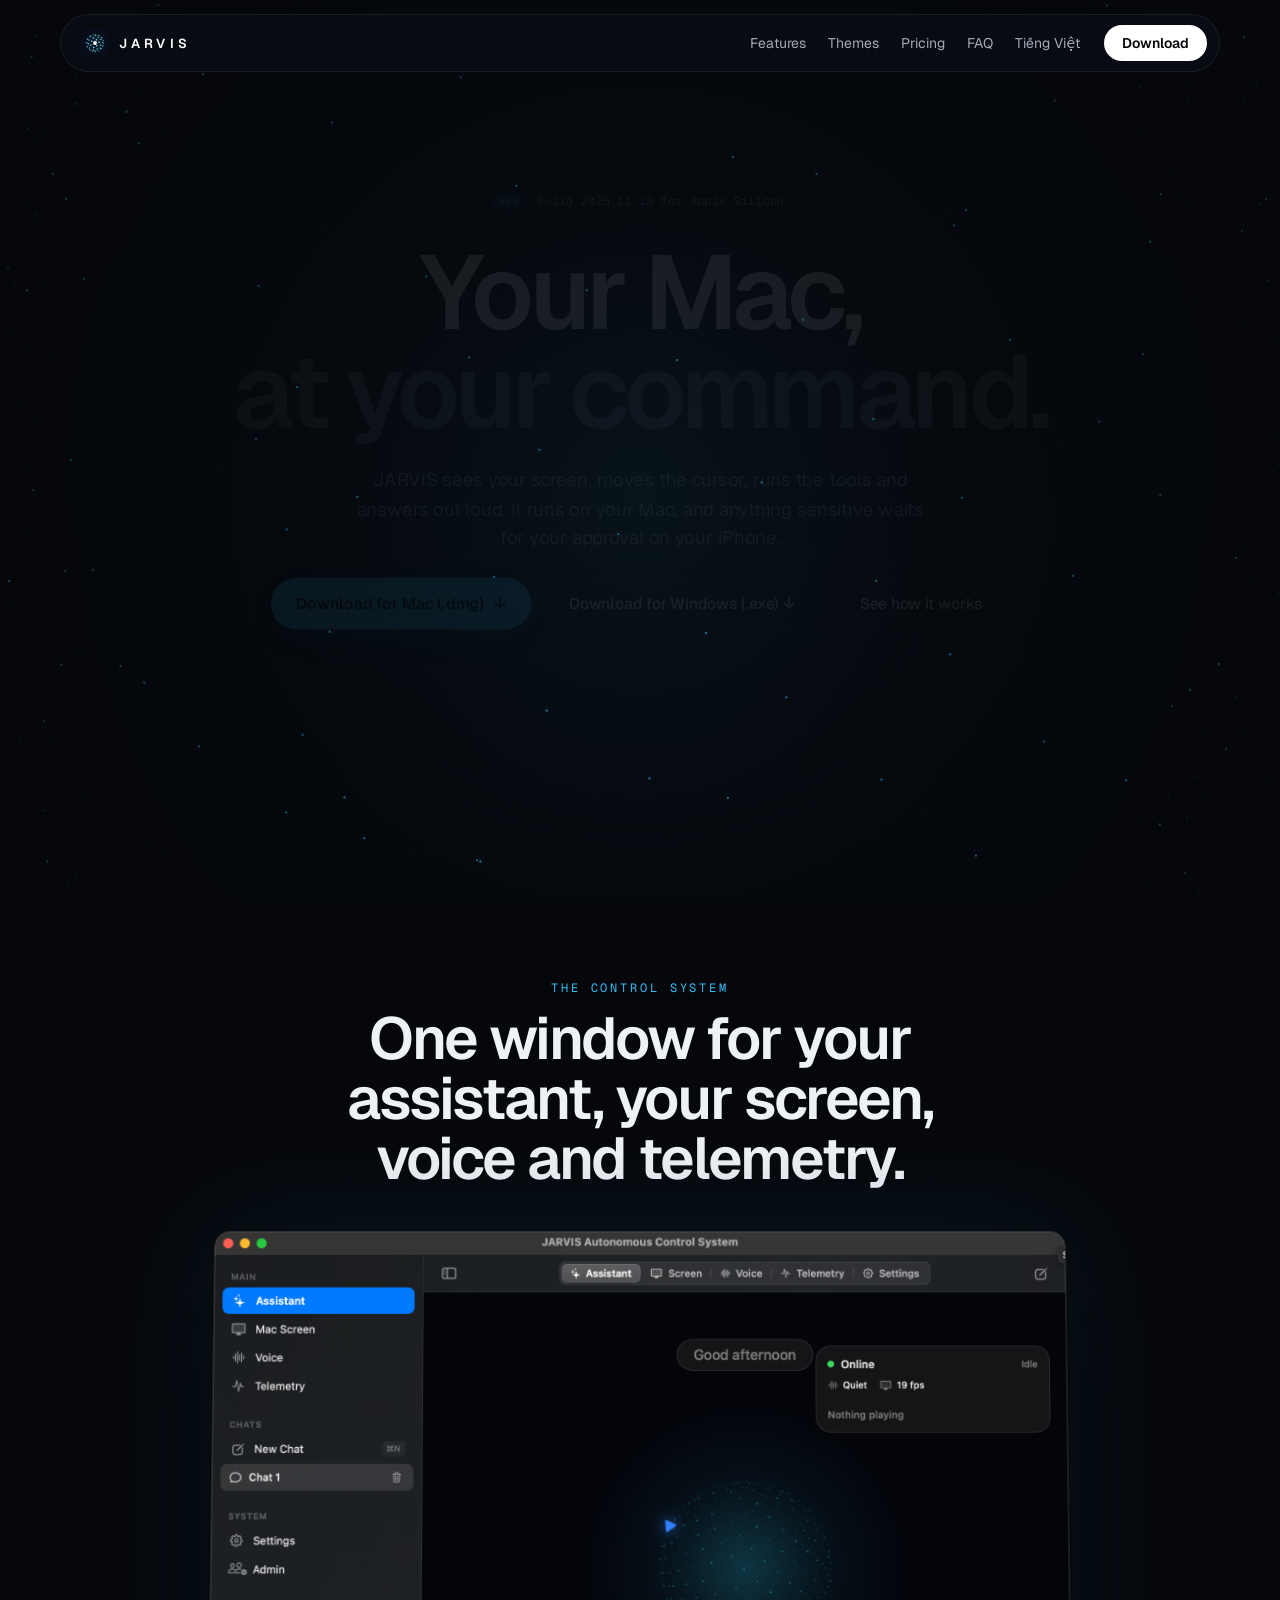
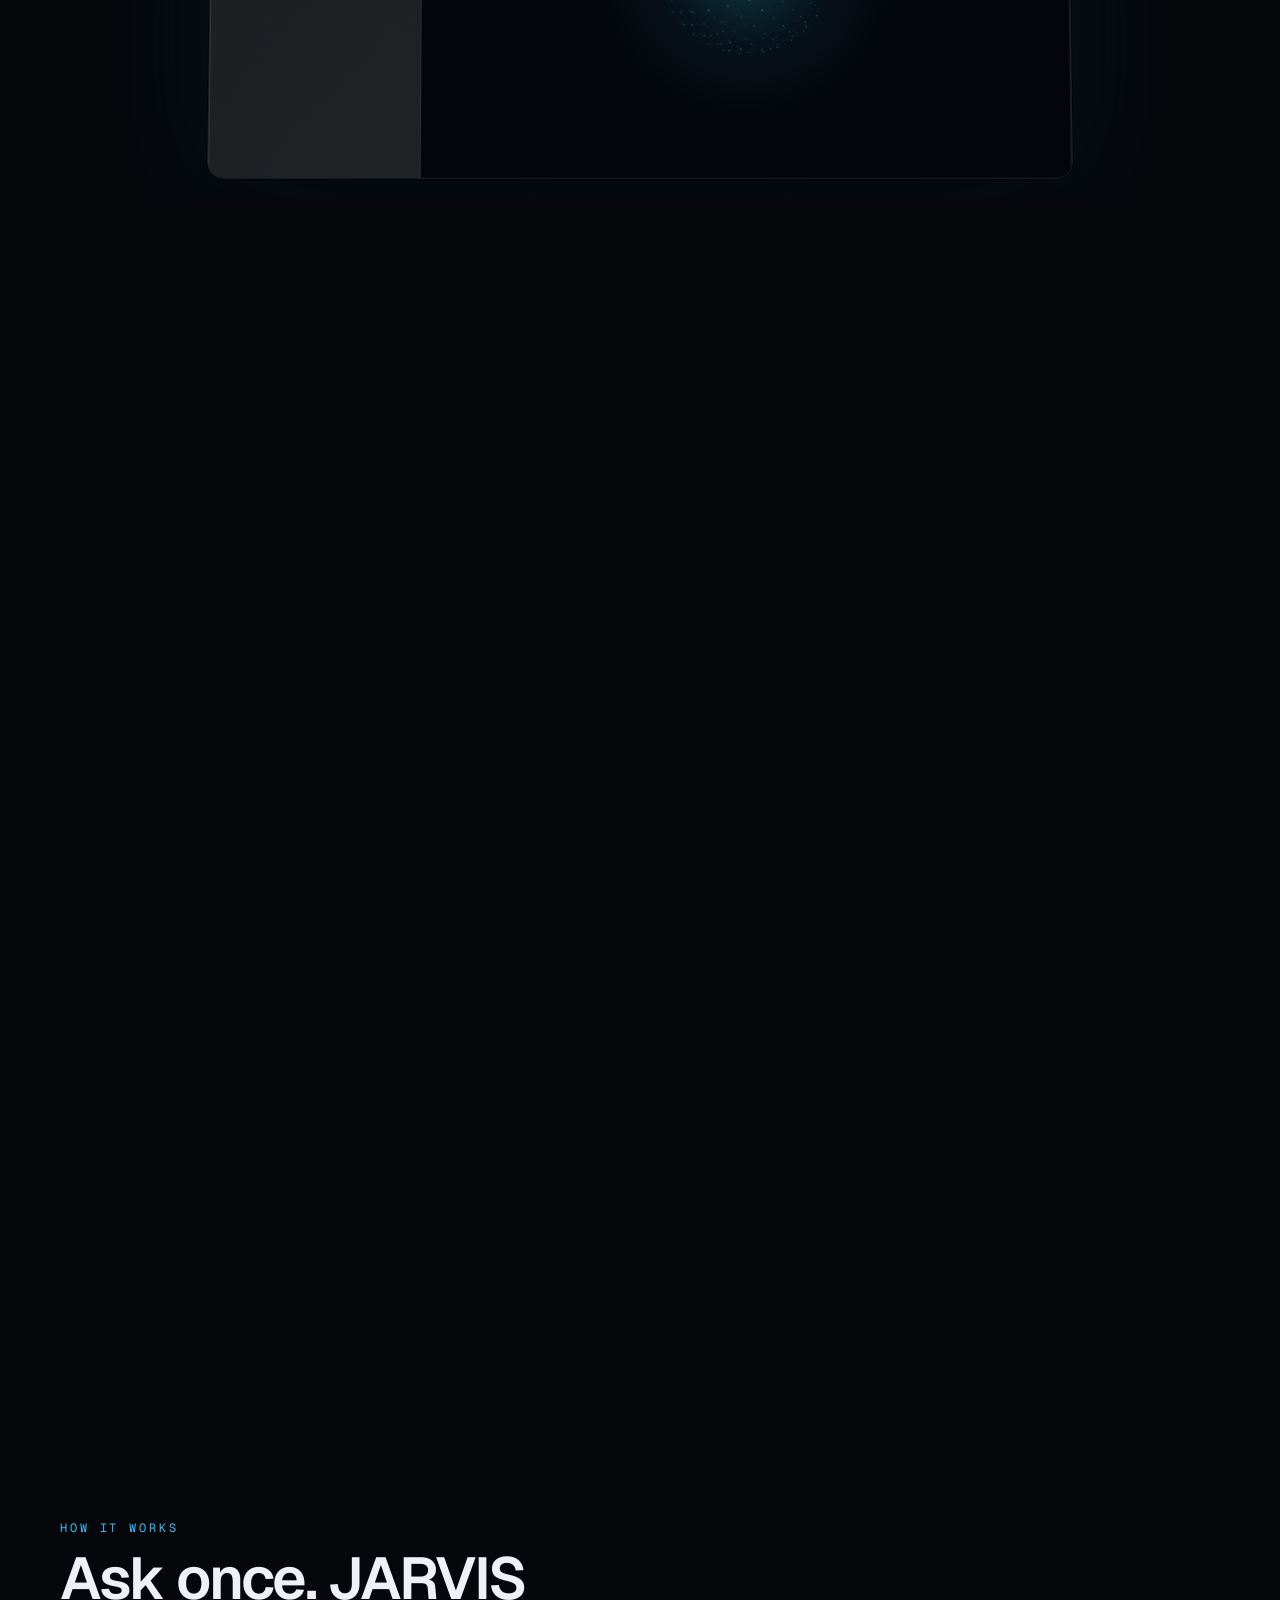
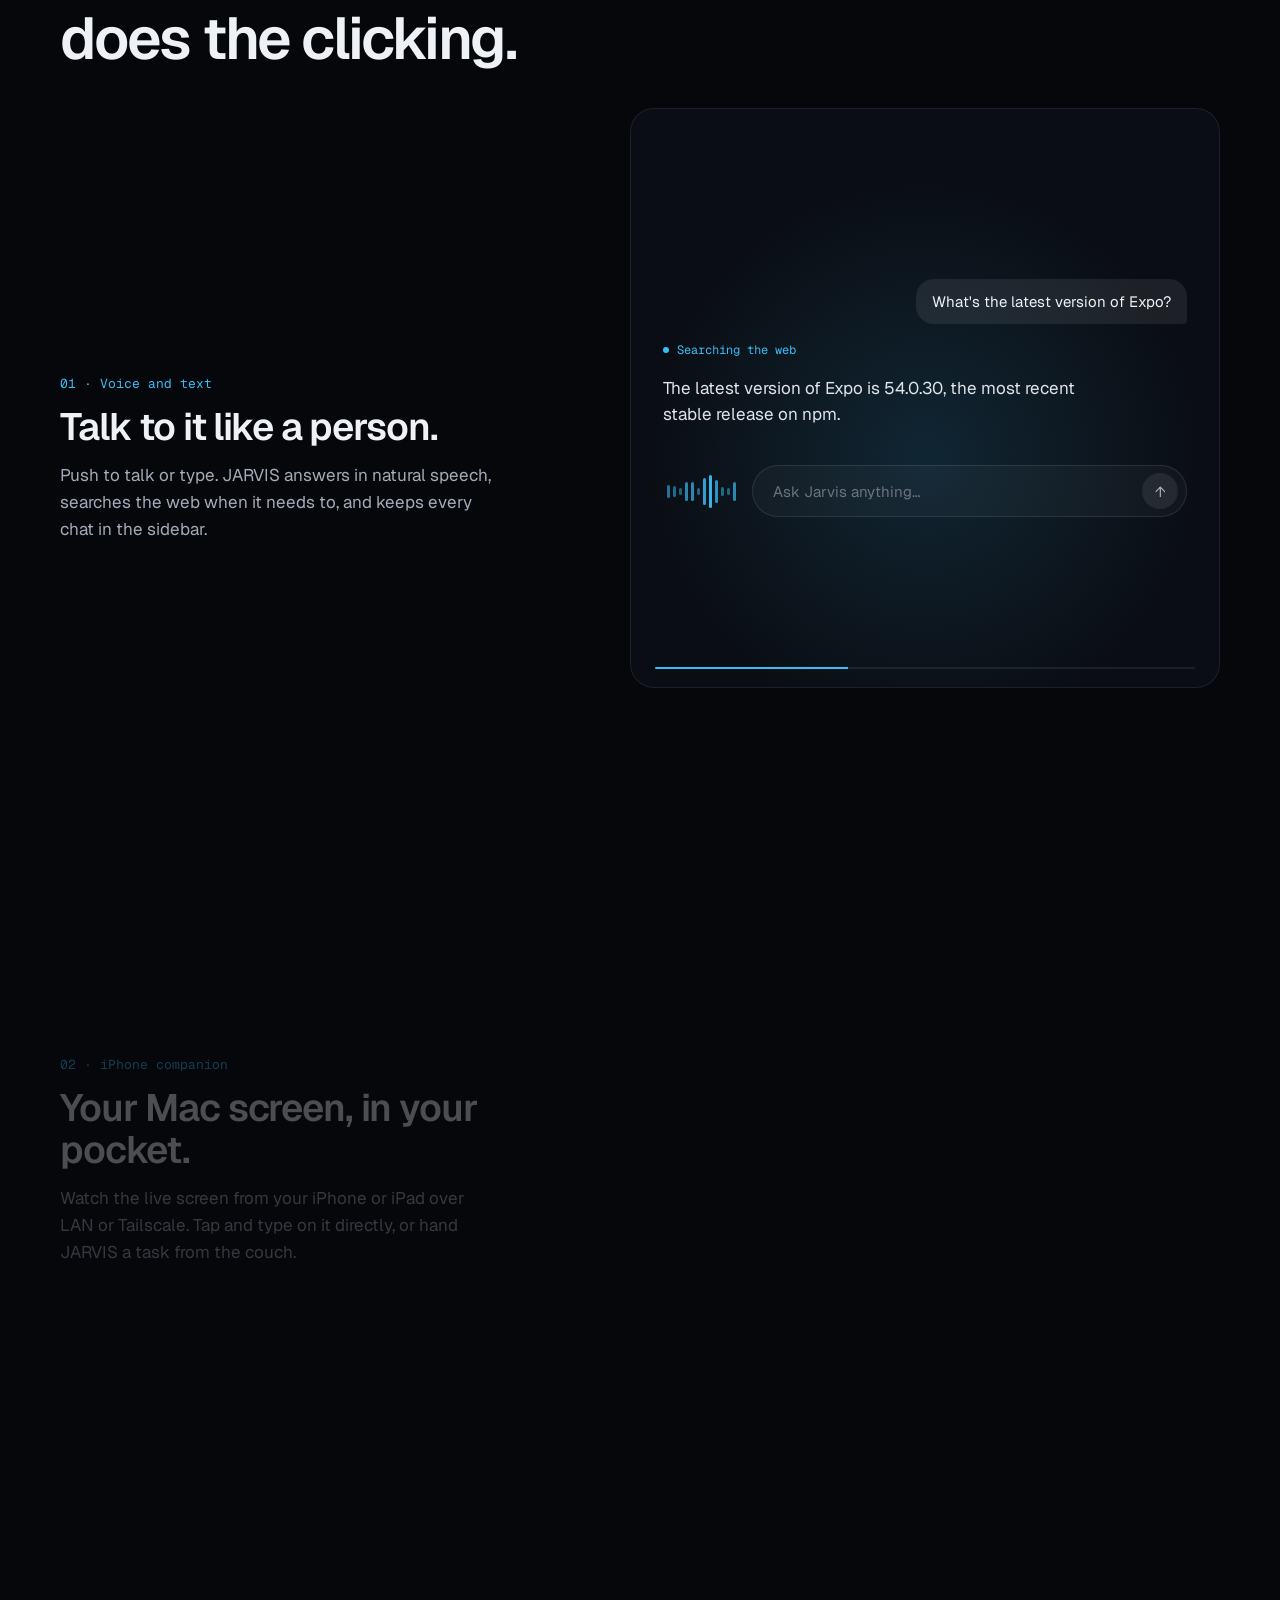
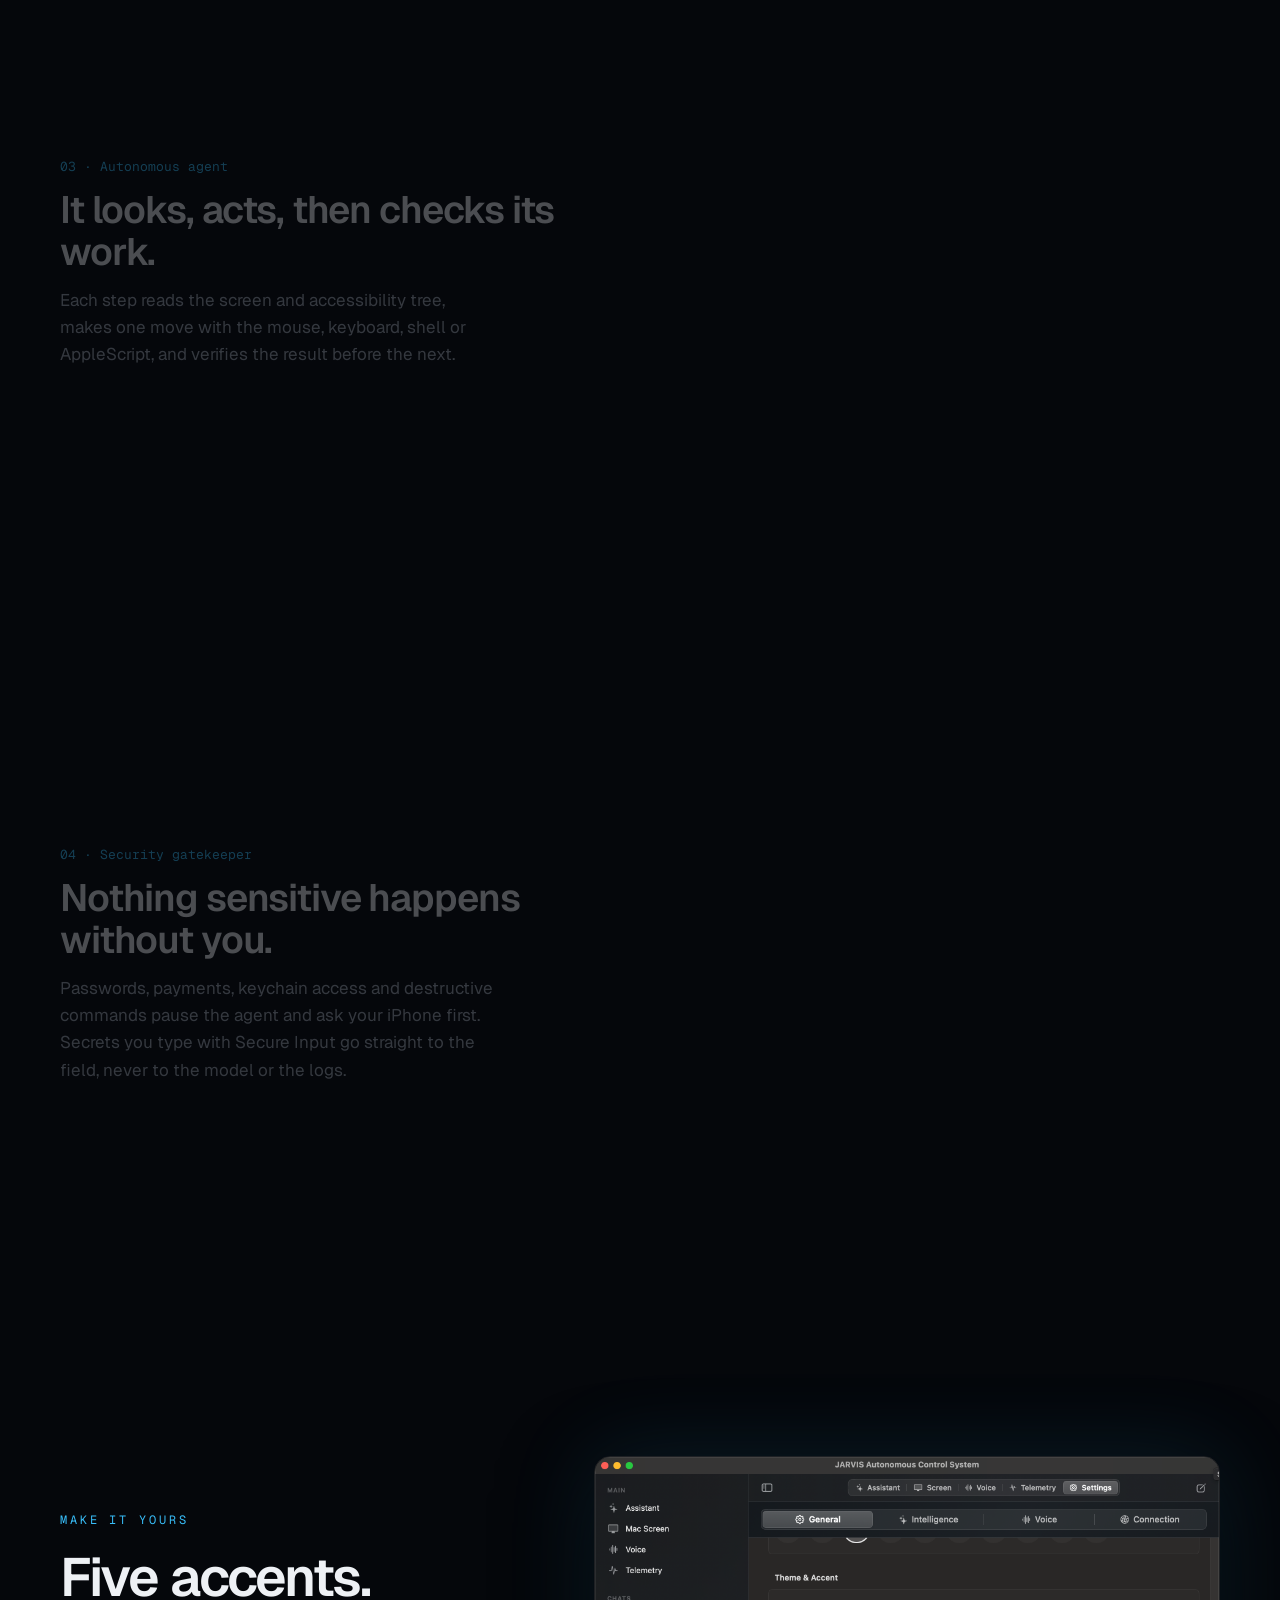
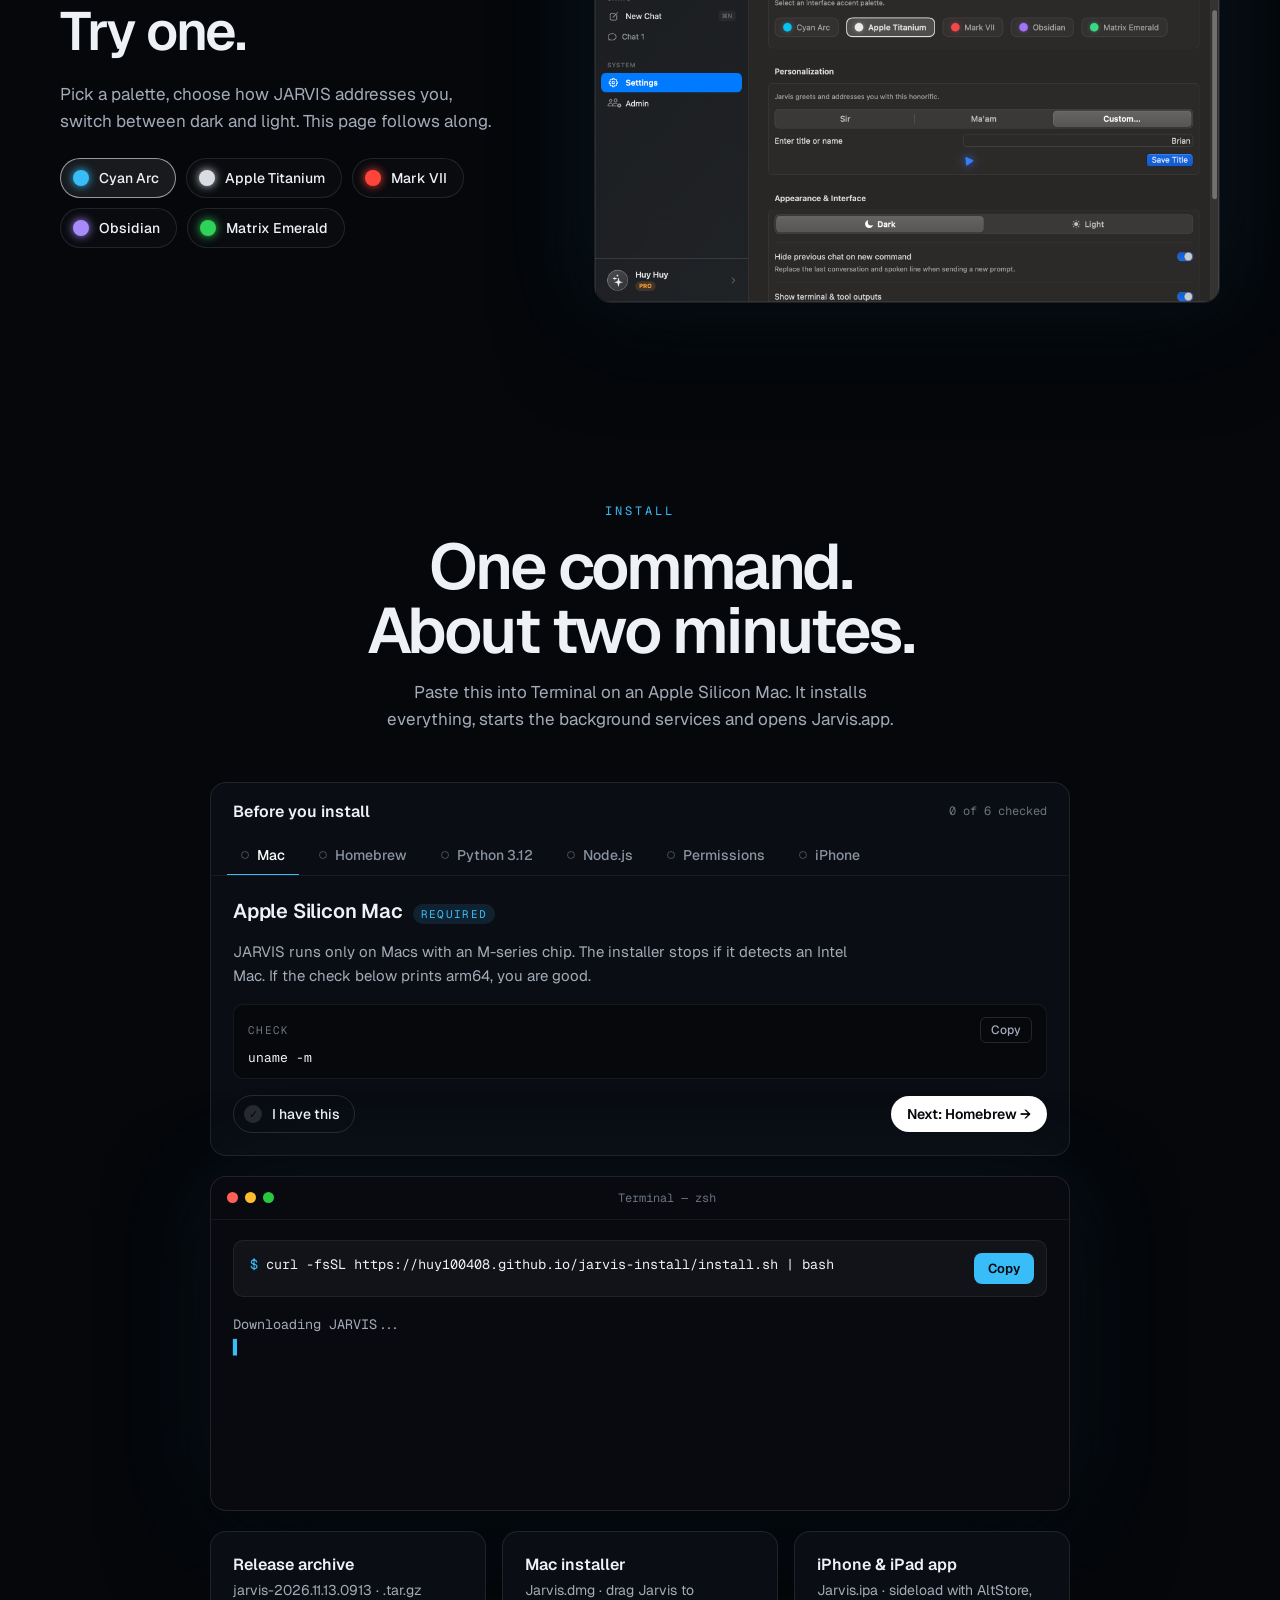
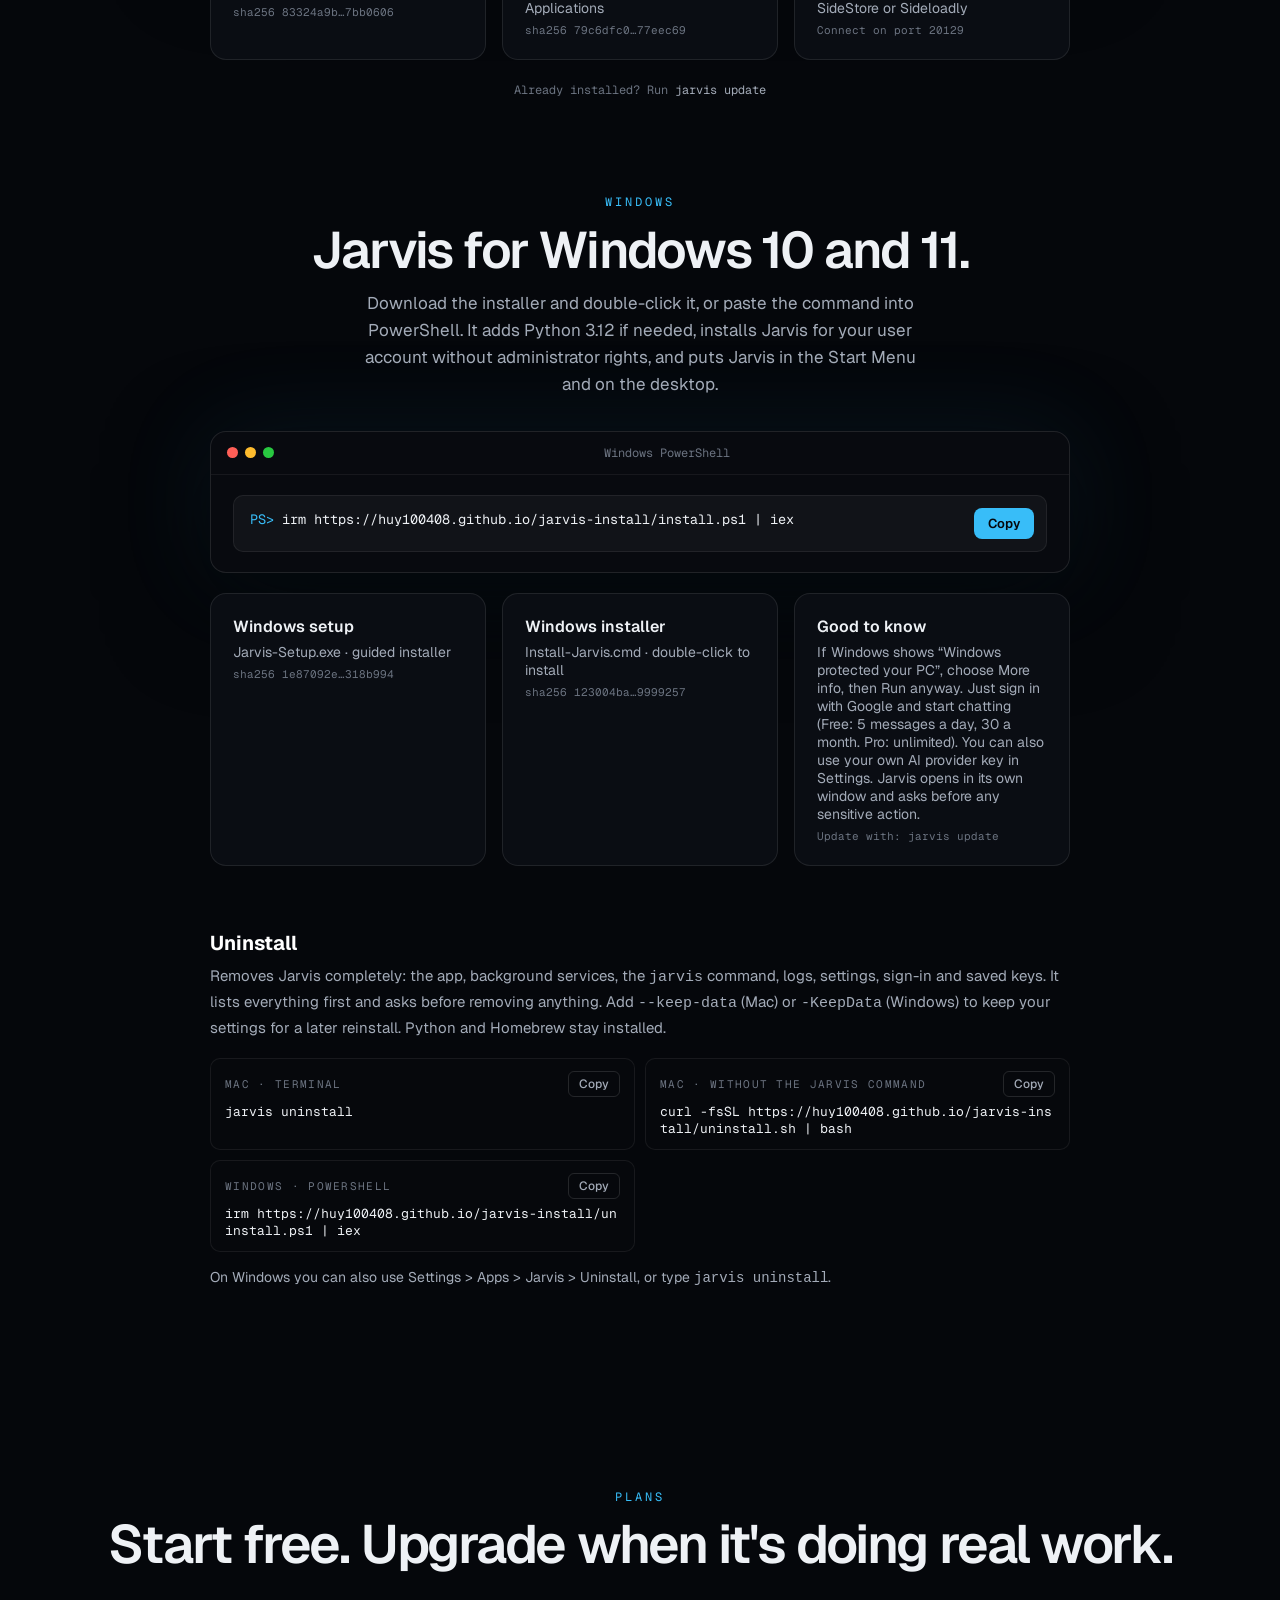
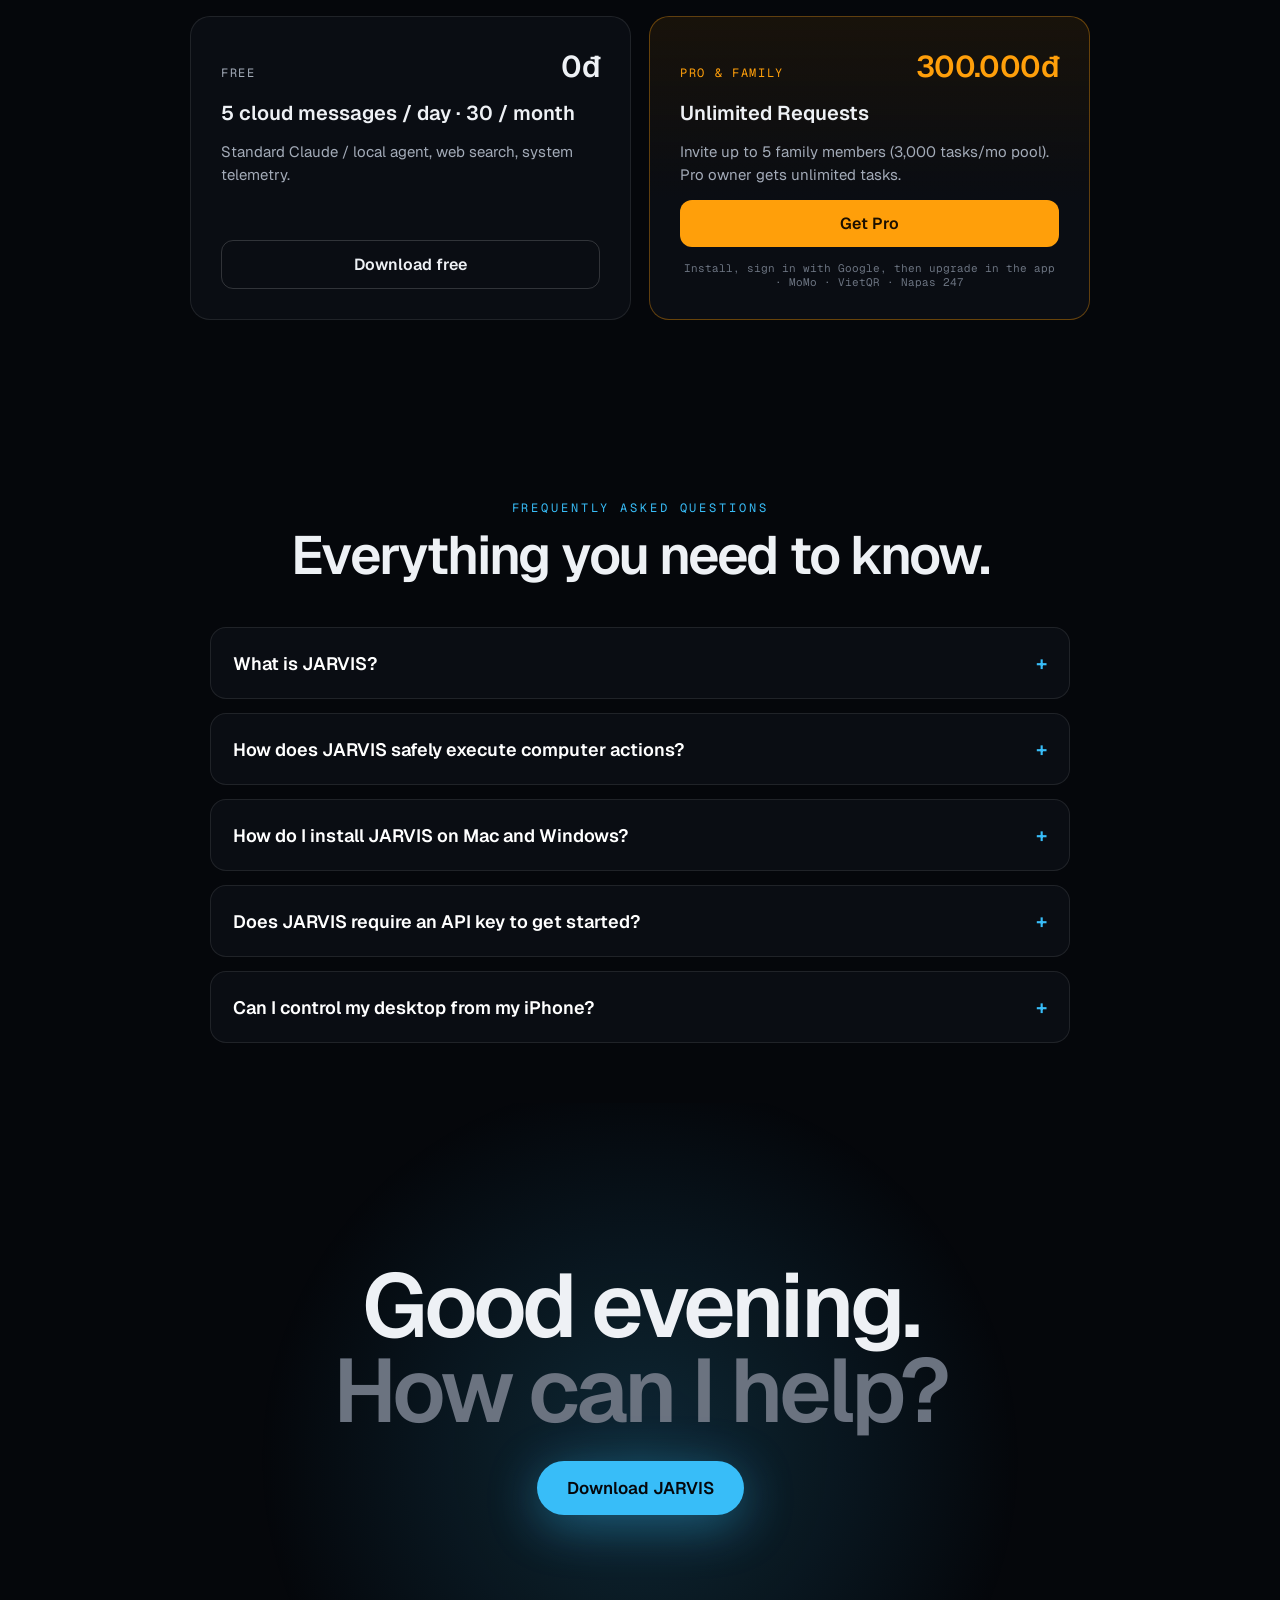
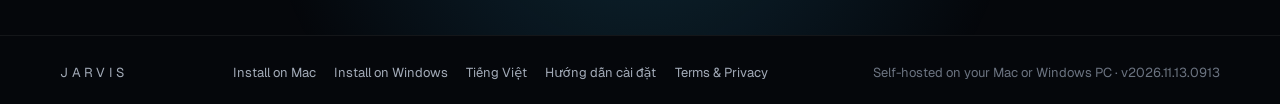
<file: index.html>
<!DOCTYPE html>
<html lang="en">
<head>
<meta charset="utf-8">
<meta name="viewport" content="width=device-width, initial-scale=1">
<meta name="google-site-verification" content="0eaT-yYGF56r9P5nDzxKtPU4tmOkKDHQwNYFPlMa94U" />
<title>JARVIS — Autonomous AI Assistant for Mac & Windows</title>
<meta name="description" content="JARVIS is an autonomous desktop AI assistant for Mac and Windows. It sees your screen, moves your cursor, executes terminal tools, answers out loud, and verifies sensitive actions via iPhone gatekeeper.">
<meta name="keywords" content="JARVIS AI, autonomous AI assistant, desktop AI agent, Mac AI assistant, Windows AI assistant, computer vision AI, screen control AI, voice assistant desktop, local AI agent, open source jarvis">
<meta name="author" content="JARVIS">
<meta name="robots" content="index, follow, max-image-preview:large, max-snippet:-1, max-video-preview:-1">
<link rel="canonical" href="https://huy100408.github.io/jarvis-install/">
<link rel="alternate" hreflang="en" href="https://huy100408.github.io/jarvis-install/">
<link rel="alternate" hreflang="vi" href="https://huy100408.github.io/jarvis-install/vi/">
<link rel="alternate" hreflang="x-default" href="https://huy100408.github.io/jarvis-install/">

<!-- Open Graph / Facebook -->
<meta property="og:type" content="website">
<meta property="og:url" content="https://huy100408.github.io/jarvis-install/">
<meta property="og:title" content="JARVIS — Autonomous AI Assistant for Mac & Windows">
<meta property="og:description" content="Your computer, at your command. Autonomous desktop AI assistant with screen vision, cursor control, voice, and iPhone gatekeeper security.">
<meta property="og:image" content="https://huy100408.github.io/jarvis-install/assets/jarvis_hud.png">
<meta property="og:image:width" content="1200">
<meta property="og:image:height" content="630">
<meta property="og:site_name" content="JARVIS">

<!-- Twitter -->
<meta name="twitter:card" content="summary_large_image">
<meta name="twitter:url" content="https://huy100408.github.io/jarvis-install/">
<meta name="twitter:title" content="JARVIS — Autonomous AI Assistant for Mac & Windows">
<meta name="twitter:description" content="Your computer, at your command. Autonomous desktop AI assistant with screen vision, cursor control, voice, and iPhone gatekeeper security.">
<meta name="twitter:image" content="https://huy100408.github.io/jarvis-install/assets/jarvis_hud.png">

<!-- Structured Data (JSON-LD) for Google Rich Snippets -->
<script type="application/ld+json">
{
  "@context": "https://schema.org",
  "@graph": [
    {
      "@type": "SoftwareApplication",
      "@id": "https://huy100408.github.io/jarvis-install/#software",
      "name": "JARVIS",
      "operatingSystem": "macOS 14+, Windows 10, Windows 11",
      "applicationCategory": "UtilitiesApplication, ProductivityApplication",
      "description": "Autonomous desktop AI assistant that observes your screen, operates the mouse and keyboard, executes CLI tools, speaks naturally, and guards sensitive actions with iPhone gatekeeper verification.",
      "softwareVersion": "2026.11.12",
      "offers": [
        {
          "@type": "Offer",
          "name": "Free Tier",
          "price": "0",
          "priceCurrency": "VND",
          "description": "5 cloud messages/day, standard local AI agent and telemetry"
        },
        {
          "@type": "Offer",
          "name": "Pro & Family Tier",
          "price": "300000",
          "priceCurrency": "VND",
          "description": "Unlimited requests, family pool of 3,000 tasks/month for up to 5 members"
        }
      ],
      "image": "https://huy100408.github.io/jarvis-install/assets/jarvis_hud.png",
      "downloadUrl": "https://huy100408.github.io/jarvis-install/downloads/Jarvis.dmg"
    },
    {
      "@type": "WebSite",
      "@id": "https://huy100408.github.io/jarvis-install/#website",
      "url": "https://huy100408.github.io/jarvis-install/",
      "name": "JARVIS Autonomous AI Assistant",
      "description": "Official download and documentation portal for JARVIS Autonomous AI Assistant for Mac and Windows."
    },
    {
      "@type": "FAQPage",
      "@id": "https://huy100408.github.io/jarvis-install/#faq",
      "mainEntity": [
        {
          "@type": "Question",
          "name": "What is JARVIS?",
          "acceptedAnswer": {
            "@type": "Answer",
            "text": "JARVIS is an autonomous AI desktop assistant designed for macOS and Windows. It sees your screen via computer vision, maneuvers the cursor and keyboard, runs system tools, and answers aloud in natural speech."
          }
        },
        {
          "@type": "Question",
          "name": "How does JARVIS safely execute computer actions?",
          "acceptedAnswer": {
            "@type": "Answer",
            "text": "JARVIS incorporates a Human-in-the-Loop (HITL) Security Gatekeeper. Any destructive shell command, payment, keychain access, or credential request automatically pauses execution and routes an approval prompt to your iPhone or iPad before proceeding."
          }
        },
        {
          "@type": "Question",
          "name": "How do I install JARVIS on Mac and Windows?",
          "acceptedAnswer": {
            "@type": "Answer",
            "text": "On macOS (Apple Silicon M-series), download the Jarvis.dmg installer or run 'curl -fsSL https://huy100408.github.io/jarvis-install/install.sh | bash' in Terminal. On Windows 10/11, run the Jarvis-Setup.exe installer or execute 'irm https://huy100408.github.io/jarvis-install/install.ps1 | iex' in PowerShell."
          }
        },
        {
          "@type": "Question",
          "name": "Does JARVIS require an API key to get started?",
          "acceptedAnswer": {
            "@type": "Answer",
            "text": "No. JARVIS includes managed cloud AI access upon signing in with Google (5 free messages per day / 30 per month). You can also provide your own custom API keys in Settings at any time."
          }
        }
      ]
    }
  ]
}
</script>
<meta name="theme-color" content="#05070b">
<link rel="icon" type="image/svg+xml" href="assets/jarvis-logo.svg">
<link rel="icon" type="image/png" sizes="256x256" href="assets/jarvis-icon-256.png">
<link rel="apple-touch-icon" href="assets/apple-touch-icon.png">
<link rel="preconnect" href="https://fonts.googleapis.com">
<link rel="preconnect" href="https://fonts.gstatic.com" crossorigin>
<link href="https://fonts.googleapis.com/css2?family=Geist:wght@300;400;500;600;700&family=Geist+Mono:wght@400;500&display=swap" rel="stylesheet">
<style>
:root{--accent:#38bdf8;--accent-rgb:56,189,248;--bg:#05070b;--fg:#eef1f5;--muted:#a3abb8;--dim:#6b7380;--panel:#0a0d13;--line:rgba(255,255,255,.09);--mono:'Geist Mono',ui-monospace,monospace}
html,body{margin:0;background:var(--bg);color:var(--fg);font-family:Geist,system-ui,sans-serif;-webkit-font-smoothing:antialiased}
html{scroll-behavior:smooth}
*{box-sizing:border-box}
section{scroll-margin-top:70px}
a{color:var(--accent);text-decoration:none}
a:hover{color:#fff}
button{font-family:inherit}
::selection{background:rgba(var(--accent-rgb),.35)}
:focus-visible{outline:2px solid var(--accent);outline-offset:3px}
@keyframes jvBlink{0%,49%{opacity:1}50%,100%{opacity:0}}
@keyframes jvPulse{0%{box-shadow:0 0 0 0 rgba(var(--accent-rgb),.5)}100%{box-shadow:0 0 0 14px rgba(var(--accent-rgb),0)}}
.mono{font-family:var(--mono)}
.eyebrow{margin:0;font-family:var(--mono);font-size:12px;letter-spacing:.24em;color:var(--accent)}
.h2{margin:0;font-size:clamp(32px,4.6vw,60px);font-weight:600;letter-spacing:-.035em;line-height:1.02;text-wrap:balance}
.lead{margin:0;font-size:17px;line-height:1.6;color:var(--muted)}
.wrap{max-width:1160px;margin:0 auto}
.cursor{animation:jvBlink 1s infinite;color:var(--accent)}
.dots{display:flex;gap:7px;align-items:center}
.dots i{width:11px;height:11px;border-radius:50%;display:block}
.dots i:nth-child(1){background:#ff5f57}.dots i:nth-child(2){background:#febc2e}.dots i:nth-child(3){background:#28c840}

/* nav */
nav{position:fixed;top:0;left:0;right:0;z-index:50;display:flex;justify-content:center;padding:14px 16px}
.navbar{display:flex;align-items:center;gap:24px;width:100%;max-width:1160px;padding:10px 12px 10px 20px;border-radius:999px;background:rgba(12,15,21,.62);backdrop-filter:blur(18px) saturate(1.4);-webkit-backdrop-filter:blur(18px) saturate(1.4);border:1px solid rgba(255,255,255,.07)}
.brand{display:flex;align-items:center;gap:10px;color:#fff;font-weight:600;letter-spacing:.32em;font-size:13px}
.brand img{width:28px;height:28px;border-radius:7px;display:block}
.navlinks{display:flex;gap:22px;margin-left:auto;font-size:14px;white-space:nowrap;align-items:center}
.navlinks a{color:var(--muted)}
.navlinks a:hover{color:#fff}
.btn-white{padding:9px 18px;border-radius:999px;background:#fff;color:var(--bg);font-size:14px;font-weight:600;white-space:nowrap}
.btn-white:hover{color:var(--bg);opacity:.9}
@media (max-width:560px){.navlinks{display:none}.navbar{justify-content:space-between}}

/* hero */
.hero{position:relative;height:100vh;min-height:680px;display:flex;align-items:center;justify-content:center;overflow:hidden}
.hero canvas{position:absolute;inset:0;width:100%;height:100%}
.hero-shade{position:absolute;inset:0;background:radial-gradient(ellipse at 50% 120%,rgba(5,7,11,0) 0%,var(--bg) 70%);pointer-events:none;opacity:.6}
.hero-text{position:relative;z-index:2;text-align:center;padding:0 24px;max-width:960px;display:flex;flex-direction:column;align-items:center;gap:26px}
.pill{display:flex;align-items:center;gap:10px;padding:6px 14px 6px 8px;border-radius:999px;border:1px solid rgba(255,255,255,.1);background:rgba(255,255,255,.03);font-family:var(--mono);font-size:12px;color:var(--muted);letter-spacing:.04em}
.pill b{font-weight:400;padding:2px 8px;border-radius:999px;background:rgba(var(--accent-rgb),.16);color:var(--accent)}
.hero h1{margin:0;font-size:clamp(46px,8.4vw,112px);line-height:.95;font-weight:600;letter-spacing:-.045em;text-wrap:balance}
.hero p{margin:0;max-width:600px;font-size:clamp(16px,1.6vw,19px);line-height:1.55;color:var(--muted);text-wrap:pretty}
.cta-row{display:flex;gap:12px;flex-wrap:wrap;justify-content:center}
.btn-accent{display:inline-flex;align-items:center;gap:10px;padding:15px 26px;border-radius:999px;background:var(--accent);color:var(--bg);font-weight:600;font-size:16px;box-shadow:0 10px 40px rgba(var(--accent-rgb),.35);transition:transform .2s}
.btn-accent:hover{transform:translateY(-2px);color:var(--bg)}
.btn-ghost{padding:15px 26px;border-radius:999px;border:1px solid rgba(255,255,255,.16);color:var(--fg);font-weight:500;font-size:16px}
.btn-ghost:hover{background:rgba(255,255,255,.06);color:#fff}
.scroll-hint{position:absolute;bottom:28px;left:50%;transform:translateX(-50%);display:flex;flex-direction:column;align-items:center;gap:10px;font-family:var(--mono);font-size:11px;letter-spacing:.24em;color:var(--dim)}
.scroll-hint span{width:1px;height:38px;background:linear-gradient(var(--dim),transparent)}

/* pinned reveal */
.reveal{position:relative;height:240vh}
.reveal-pin{position:sticky;top:0;height:100vh;display:flex;flex-direction:column;align-items:center;justify-content:center;perspective:1600px;padding:80px 24px 24px;overflow:hidden}
.reveal-title{text-align:center;margin-bottom:36px;max-width:760px}
.reveal-title .eyebrow{margin-bottom:12px}
.reveal-win{width:min(1100px,100%,calc((100vh - 280px) * 1.4));transform-origin:50% 0%;will-change:transform;border-radius:16px;overflow:hidden;border:1px solid rgba(255,255,255,.1);box-shadow:0 40px 120px rgba(0,0,0,.6),0 0 0 1px rgba(0,0,0,.5),0 0 120px rgba(var(--accent-rgb),.12)}
.reveal-win img{display:block;width:100%;height:auto}

/* features */
.features{position:relative;padding:60px 24px 0}
.feat-wrap{display:flex;flex-direction:row-reverse;flex-wrap:wrap;gap:40px;align-items:flex-start}
.feat-vis{flex:1 1 360px;position:sticky;top:96px;z-index:2;height:min(72vh,580px);border-radius:24px;background:var(--panel);border:1px solid rgba(255,255,255,.08);overflow:hidden}
.feat-vis>.glow{position:absolute;inset:0;background:radial-gradient(circle at 50% 60%,rgba(var(--accent-rgb),.14),transparent 62%)}
.vis{position:absolute;inset:0;display:flex;align-items:center;justify-content:center;padding:28px;opacity:0;transform:translateY(30px) scale(.97);pointer-events:none;transition:opacity .6s,transform .6s cubic-bezier(.2,.7,.2,1)}
.vis.on{opacity:1;transform:none;pointer-events:auto}
.feat-steps{flex:1 1 300px;display:flex;flex-direction:column}
.step{min-height:78vh;display:flex;flex-direction:column;justify-content:center;gap:14px;opacity:.3;transition:opacity .5s}
.step.on{opacity:1}
.step .mono{font-size:13px;color:var(--accent)}
.step h3{margin:0;font-size:clamp(26px,3vw,38px);font-weight:600;letter-spacing:-.03em;line-height:1.1}
.step p{margin:0;font-size:17px;line-height:1.6;color:var(--muted);max-width:440px}
.feat-progress{position:absolute;left:24px;right:24px;bottom:18px;height:2px;background:rgba(255,255,255,.08);border-radius:2px;overflow:hidden}
.feat-progress div{height:100%;width:0;background:var(--accent)}
.chip{padding:10px 14px;border-radius:10px;border:1px solid rgba(255,255,255,.08);background:rgba(255,255,255,.02)}
.chip span{color:var(--accent)}

/* themes */
.themes{padding:140px 24px 60px}
.theme-btn{display:flex;align-items:center;gap:10px;padding:10px 16px 10px 12px;border-radius:999px;background:rgba(255,255,255,.02);border:1px solid rgba(255,255,255,.1);color:var(--fg);font:500 14px Geist,sans-serif;cursor:pointer;transition:all .25s}
.theme-btn[aria-pressed="true"]{background:rgba(255,255,255,.08);border-color:rgba(255,255,255,.55)}
.theme-btn span{width:16px;height:16px;border-radius:50%}

/* install */
.install{padding:140px 24px 80px}
.card{max-width:860px;margin:0 auto 20px;border-radius:16px;background:var(--panel);border:1px solid var(--line);overflow:hidden}
.tabs{display:flex;gap:6px;padding:14px 16px 0;overflow-x:auto;overflow-y:hidden;scrollbar-width:none;border-bottom:1px solid rgba(255,255,255,.06)}
.tab{display:flex;align-items:center;gap:8px;padding:10px 14px;margin-bottom:-1px;border:none;border-bottom:2px solid transparent;background:transparent;color:#8a93a1;font:500 14px Geist,sans-serif;white-space:nowrap;cursor:pointer;transition:color .2s}
.tab[aria-selected="true"]{color:#fff;border-bottom-color:var(--accent)}
.tab span{width:8px;height:8px;border-radius:50%;border:1px solid rgba(255,255,255,.25)}
.tab.done span{background:#30d158}
.cmds{display:grid;grid-template-columns:repeat(auto-fit,minmax(min(100%,300px),1fr));gap:10px}
.cmd{display:flex;flex-direction:column;gap:6px;padding:12px 14px;border-radius:10px;background:#06080c;border:1px solid rgba(255,255,255,.07)}
.cmd-head{display:flex;justify-content:space-between;align-items:center;gap:8px}
.cmd-head span{font-family:var(--mono);font-size:11px;letter-spacing:.12em;color:var(--dim)}
.btn-copy-sm{padding:4px 10px;border-radius:6px;border:1px solid rgba(255,255,255,.12);background:transparent;color:var(--muted);font:500 12px Geist,sans-serif;cursor:pointer}
.btn-copy-sm:hover{color:#fff;border-color:rgba(255,255,255,.3)}
.cmd code{font-family:var(--mono);font-size:13px;color:var(--fg);word-break:break-all}
.terminal{max-width:860px;margin:0 auto;border-radius:16px;background:#080a0f;border:1px solid rgba(255,255,255,.1);box-shadow:0 30px 100px rgba(0,0,0,.6),0 0 100px rgba(var(--accent-rgb),.1);overflow:hidden}
.dl-row{display:flex;flex-wrap:wrap;gap:16px;max-width:860px;margin:20px auto 0}
.dl{flex:1 1 260px;display:flex;flex-direction:column;gap:6px;padding:22px;border-radius:16px;border:1px solid var(--line);background:var(--panel);color:var(--fg)}
.dl:hover{border-color:rgba(255,255,255,.22);color:#fff}
.dl b{font-weight:600;font-size:16px}
.dl .sub{font-size:14px;color:var(--muted)}
.dl .mono{font-size:11px;color:var(--dim);word-break:break-all}

/* pricing */
.plan{padding:30px;border-radius:20px;background:var(--panel);border:1px solid var(--line);display:flex;flex-direction:column;gap:14px}

/* scroll reveals */
.js [data-reveal]{opacity:0;transform:translateY(48px);transition:opacity 1s cubic-bezier(.2,.7,.2,1),transform 1s cubic-bezier(.2,.7,.2,1),box-shadow .6s,border-color .25s}
.js [data-reveal].shown{opacity:1;transform:none}
.js [data-intro]{opacity:0;transform:translateY(24px);filter:blur(8px);transition:opacity 1.1s cubic-bezier(.2,.7,.2,1),transform 1.1s cubic-bezier(.2,.7,.2,1),filter 1.1s}
.js [data-intro].shown{opacity:1;transform:none;filter:none}
@media (prefers-reduced-motion:reduce){
  html{scroll-behavior:auto}
  .js [data-reveal],.js [data-intro]{opacity:1;transform:none;filter:none;transition:none}
}
</style>
</head>
<body>
<script>document.documentElement.classList.add('js')</script>
<div style="position:relative;min-height:100vh;background:var(--bg);overflow-x:clip">

<nav>
  <div class="navbar">
    <a href="#top" class="brand"><img src="assets/jarvis-logo.svg" alt="JARVIS AI Logo">JARVIS</a>
    <div class="navlinks">
      <a href="#features">Features</a>
      <a href="#themes">Themes</a>
      <a href="#pricing">Pricing</a>
      <a href="#faq">FAQ</a>
      <a href="vi/" hreflang="vi" lang="vi">Tiếng Việt</a>
    </div>
    <a href="#install" class="btn-white">Download</a>
  </div>
</nav>

<header id="top" class="hero">
  <canvas id="sphere" aria-hidden="true"></canvas>
  <div class="hero-shade"></div>
  <div class="hero-text" id="heroText">
    <div class="pill" data-intro="0"><b>NEW</b><span id="buildBadge">Latest build for Apple Silicon</span></div>
    <h1 data-intro="1">Your Mac,<br><span style="color:var(--dim)">at your command.</span></h1>
    <p data-intro="2">JARVIS sees your screen, moves the cursor, runs the tools and answers out loud. It runs on your Mac, and anything sensitive waits for your approval on your iPhone.</p>
    <div class="cta-row" data-intro="3">
      <a href="downloads/Jarvis.dmg" download class="btn-accent">Download for Mac (.dmg) <span style="font-size:18px;line-height:1">↓</span></a>
      <a href="downloads/Jarvis-Setup.exe" download class="btn-ghost">Download for Windows (.exe) <span style="font-size:18px;line-height:1">↓</span></a>
      <a href="#features" class="btn-ghost">See how it works</a>
    </div>
  </div>
  <div class="scroll-hint" id="scrollHint">SCROLL<span></span></div>
</header>

<section class="reveal" id="reveal">
  <div class="reveal-pin">
    <div class="reveal-title" id="revealTitle">
      <p class="eyebrow">THE CONTROL SYSTEM</p>
      <h2 class="h2">One window for your assistant, your screen, voice and telemetry.</h2>
    </div>
    <div class="reveal-win" id="revealWin">
      <img src="assets/jarvis_hud.png" width="2040" height="1456" alt="JARVIS Autonomous Control System window">
    </div>
  </div>
</section>

<section id="features" class="features">
  <div class="wrap">
    <div data-reveal style="max-width:720px;margin-bottom:40px">
      <p class="eyebrow" style="margin-bottom:12px">HOW IT WORKS</p>
      <h2 class="h2">Ask once. JARVIS does the clicking.</h2>
    </div>
    <div class="feat-wrap">
      <div class="feat-vis" id="featVis" aria-hidden="true">
        <div class="glow"></div>

        <div class="vis on" data-vis="0" style="flex-direction:column;align-items:stretch;justify-content:center;gap:18px;padding:32px">
          <div style="align-self:flex-end;max-width:80%;padding:12px 16px;border-radius:18px 18px 4px 18px;background:rgba(255,255,255,.08);font-size:15px;line-height:1.45">What's the latest version of Expo?</div>
          <div class="mono" style="display:flex;align-items:center;gap:8px;font-size:12px;color:var(--accent)"><span style="width:6px;height:6px;border-radius:50%;background:var(--accent);animation:jvPulse 1.4s infinite"></span>Searching the web</div>
          <div style="max-width:88%;font-size:17px;line-height:1.5;color:#dfe4ea">The latest version of Expo is 54.0.30, the most recent stable release on npm.</div>
          <div style="margin-top:20px;display:flex;align-items:center;gap:12px">
            <div id="bars" style="display:flex;align-items:center;gap:3px;height:40px;padding:0 4px"></div>
            <div style="flex:1;display:flex;align-items:center;gap:10px;height:52px;padding:0 8px 0 20px;border-radius:999px;border:1px solid rgba(255,255,255,.1);background:rgba(255,255,255,.03);color:var(--dim);font-size:15px">
              Ask Jarvis anything…
              <span style="margin-left:auto;width:36px;height:36px;border-radius:50%;background:rgba(255,255,255,.08);display:flex;align-items:center;justify-content:center;color:var(--muted)">↑</span>
            </div>
          </div>
        </div>

        <div class="vis" data-vis="1" style="gap:28px;padding:32px">
          <div style="position:relative;width:min(240px,46%);aspect-ratio:9/19.5;border-radius:36px;padding:8px;background:#1a1d24;border:1px solid rgba(255,255,255,.14);box-shadow:0 30px 80px rgba(0,0,0,.6)">
            <div style="width:100%;height:100%;border-radius:29px;overflow:hidden;position:relative;background:#000">
              <img src="assets/jarvis_hud.png" alt="JARVIS Mobile HUD Live Screen Vision" loading="lazy" style="width:100%;height:100%;object-fit:cover;object-position:62% 50%">
              <div style="position:absolute;top:10px;left:50%;transform:translateX(-50%);width:34%;height:20px;border-radius:999px;background:#000"></div>
              <div class="mono" style="position:absolute;left:10px;right:10px;bottom:12px;display:flex;justify-content:space-between;align-items:center;padding:8px 12px;border-radius:12px;background:rgba(10,12,16,.82);backdrop-filter:blur(8px);font-size:10px;color:#dfe4ea">
                <span style="display:flex;align-items:center;gap:6px"><span style="width:6px;height:6px;border-radius:50%;background:#30d158"></span>LIVE</span><span>24 fps</span>
              </div>
            </div>
          </div>
          <div class="mono" style="display:flex;flex-direction:column;gap:10px;font-size:12px;color:var(--muted)">
            <div class="chip">/ws/screen<br><span>JPEG · 10–30 fps</span></div>
            <div class="chip">/ws/agent<br><span>logs · voice</span></div>
            <div class="chip">LAN or<br><span>Tailscale</span></div>
          </div>
        </div>

        <div class="vis" data-vis="2">
          <div class="mono" style="width:100%;max-width:520px;border-radius:14px;background:#06080c;border:1px solid rgba(255,255,255,.09);overflow:hidden;font-size:13px;line-height:1.5">
            <div style="display:flex;align-items:center;gap:7px;padding:12px 14px;border-bottom:1px solid rgba(255,255,255,.06)">
              <span class="dots"><i></i><i></i><i></i></span>
              <span style="margin-left:10px;color:var(--dim);font-size:12px">jarvis-core · ReAct loop</span>
            </div>
            <div style="padding:16px 18px;display:grid;grid-template-columns:auto 1fr;gap:9px 16px;color:#dfe4ea">
              <span style="color:var(--dim)">OBSERVE</span><span>screenshot + accessibility tree</span>
              <span style="color:var(--accent)">THINK</span><span>open Safari, search npm for expo</span>
              <span style="color:#febc2e">ACT</span><span>click AXButton "Safari"</span>
              <span style="color:#30d158">VERIFY</span><span>window focused ✓</span>
              <span style="color:#febc2e">ACT</span><span>type "expo latest version" ⏎</span>
              <span style="color:#30d158">VERIFY</span><span>results loaded ✓</span>
              <span style="color:#c4a1ff">SPEAK</span><span>"Expo 54.0.30 is the latest."<span class="cursor">▍</span></span>
            </div>
          </div>
        </div>

        <div class="vis" data-vis="3">
          <div style="width:100%;max-width:400px;border-radius:22px;background:#14171d;border:1px solid rgba(255,255,255,.1);padding:22px;box-shadow:0 30px 80px rgba(0,0,0,.6);display:flex;flex-direction:column;gap:16px">
            <div style="display:flex;align-items:center;justify-content:space-between">
              <span style="display:flex;align-items:center;gap:8px;font-weight:600;font-size:16px"><span style="width:8px;height:8px;border-radius:50%;background:#febc2e"></span>Approval required</span>
              <span class="mono" style="font-size:12px;color:#febc2e">0:24</span>
            </div>
            <div style="height:3px;border-radius:2px;background:rgba(255,255,255,.08);overflow:hidden"><div style="width:62%;height:100%;background:#febc2e"></div></div>
            <div style="font-size:14px;color:var(--muted);line-height:1.5">JARVIS paused before a destructive shell command.</div>
            <div class="mono" style="padding:12px 14px;border-radius:10px;background:#06080c;font-size:13px;color:#ff8a80">sudo rm -rf ~/Library/Caches/old</div>
            <div style="display:grid;grid-template-columns:1fr 1fr;gap:8px;font-weight:600;font-size:14px;text-align:center">
              <div style="padding:12px;border-radius:12px;background:#30d158;color:#04150a">Approve</div>
              <div style="padding:12px;border-radius:12px;background:rgba(255,255,255,.08)">Deny</div>
              <div style="grid-column:1/3;padding:12px;border-radius:12px;border:1px solid rgba(var(--accent-rgb),.4);color:var(--accent)">Secure input ••••</div>
            </div>
          </div>
        </div>

        <div class="feat-progress"><div id="featBar"></div></div>
      </div>

      <div class="feat-steps" id="featSteps">
        <div class="step on" data-step="0">
          <span class="mono">01 · Voice and text</span>
          <h3>Talk to it like a person.</h3>
          <p>Push to talk or type. JARVIS answers in natural speech, searches the web when it needs to, and keeps every chat in the sidebar.</p>
        </div>
        <div class="step" data-step="1">
          <span class="mono">02 · iPhone companion</span>
          <h3>Your Mac screen, in your pocket.</h3>
          <p>Watch the live screen from your iPhone or iPad over LAN or Tailscale. Tap and type on it directly, or hand JARVIS a task from the couch.</p>
        </div>
        <div class="step" data-step="2">
          <span class="mono">03 · Autonomous agent</span>
          <h3>It looks, acts, then checks its work.</h3>
          <p>Each step reads the screen and accessibility tree, makes one move with the mouse, keyboard, shell or AppleScript, and verifies the result before the next.</p>
        </div>
        <div class="step" data-step="3">
          <span class="mono">04 · Security gatekeeper</span>
          <h3>Nothing sensitive happens without you.</h3>
          <p>Passwords, payments, keychain access and destructive commands pause the agent and ask your iPhone first. Secrets you type with Secure Input go straight to the field, never to the model or the logs.</p>
        </div>
      </div>
    </div>
  </div>
</section>

<section id="themes" class="themes">
  <div class="wrap" style="display:flex;flex-wrap:wrap;gap:56px;align-items:center">
    <div data-reveal style="flex:1 1 360px;display:flex;flex-direction:column;gap:22px">
      <p class="eyebrow">MAKE IT YOURS</p>
      <h2 class="h2" style="font-size:clamp(32px,4.2vw,54px)">Five accents. Try one.</h2>
      <p class="lead" style="max-width:440px">Pick a palette, choose how JARVIS addresses you, switch between dark and light. This page follows along.</p>
      <div id="themeList" style="display:flex;flex-wrap:wrap;gap:10px"></div>
    </div>
    <div data-reveal style="flex:1.4 1 460px;border-radius:16px;overflow:hidden;border:1px solid rgba(255,255,255,.1);box-shadow:0 30px 90px rgba(0,0,0,.55),0 0 90px rgba(var(--accent-rgb),.14)">
      <img src="assets/jarvis_theme.png" width="2040" height="1456" loading="lazy" alt="Theme and accent settings" style="display:block;width:100%;height:auto">
    </div>
  </div>
</section>

<section id="install" class="install">
  <div class="wrap">
    <div data-reveal style="text-align:center;max-width:720px;margin:0 auto 48px;display:flex;flex-direction:column;gap:16px;align-items:center">
      <p class="eyebrow">INSTALL</p>
      <h2 class="h2" style="font-size:clamp(36px,5vw,68px);letter-spacing:-.04em;line-height:1">One command. About two minutes.</h2>
      <p class="lead" style="max-width:540px">Paste this into Terminal on an Apple Silicon Mac. It installs everything, starts the background services and opens Jarvis.app.</p>
    </div>

    <div data-reveal class="card">
      <div style="display:flex;align-items:center;justify-content:space-between;flex-wrap:wrap;gap:8px;padding:18px 22px 0">
        <span style="font-weight:600;font-size:16px">Before you install</span>
        <span class="mono" style="font-size:12px;color:var(--dim)" id="reqCount">0 of 6 checked</span>
      </div>
      <div class="tabs" role="tablist" id="reqTabs"></div>
      <div style="padding:22px;display:flex;flex-direction:column;gap:16px;min-height:220px" role="tabpanel">
        <div style="display:flex;align-items:baseline;gap:10px;flex-wrap:wrap">
          <span style="font-size:20px;font-weight:600;letter-spacing:-.01em" id="reqTitle"></span>
          <span class="mono" style="font-size:11px;letter-spacing:.12em;padding:3px 8px;border-radius:999px;background:rgba(var(--accent-rgb),.12);color:var(--accent)" id="reqTag"></span>
        </div>
        <p style="margin:0;font-size:15px;line-height:1.6;color:var(--muted);max-width:640px;text-wrap:pretty" id="reqBody"></p>
        <div class="cmds" id="reqCmds"></div>
        <div style="display:flex;align-items:center;justify-content:space-between;flex-wrap:wrap;gap:12px;margin-top:auto">
          <button id="reqDone" style="display:flex;align-items:center;gap:10px;padding:9px 14px 9px 10px;border-radius:999px;border:1px solid rgba(255,255,255,.12);background:transparent;color:var(--fg);font:500 14px Geist,sans-serif;cursor:pointer">
            <span style="width:18px;height:18px;border-radius:50%;display:flex;align-items:center;justify-content:center;font-size:11px;background:rgba(255,255,255,.12);color:var(--bg)">✓</span><span>I have this</span>
          </button>
          <button id="reqNext" style="padding:9px 16px;border-radius:999px;border:none;background:#fff;color:var(--bg);font:600 14px Geist,sans-serif;cursor:pointer"></button>
        </div>
      </div>
    </div>

    <div data-reveal class="terminal" id="term">
      <div style="display:flex;align-items:center;gap:7px;padding:13px 16px;border-bottom:1px solid rgba(255,255,255,.06)">
        <span class="dots"><i></i><i></i><i></i></span>
        <span class="mono" style="margin:0 auto;color:var(--dim);font-size:12px">Terminal — zsh</span>
      </div>
      <div class="mono" style="padding:20px 22px 24px;font-size:13.5px;line-height:1.75;min-height:290px">
        <div style="display:flex;flex-wrap:wrap;align-items:flex-start;gap:12px;padding:12px 12px 12px 16px;border-radius:10px;background:rgba(255,255,255,.04);border:1px solid rgba(255,255,255,.07);margin-bottom:16px">
          <code style="flex:1 1 300px;color:var(--fg);word-break:break-all;font:inherit"><span style="color:var(--accent)">$ </span><span id="installCmd">curl -fsSL https://huy100408.github.io/jarvis-install/install.sh | bash</span></code>
          <button id="copyInstall" style="padding:7px 14px;border-radius:8px;border:none;background:var(--accent);color:var(--bg);font:600 13px Geist,sans-serif;cursor:pointer">Copy</button>
        </div>
        <div id="termLines" aria-hidden="true"></div>
        <span class="cursor" id="termCursor">▍</span>
      </div>
    </div>

    <div class="dl-row">
      <a data-reveal class="dl" id="dlMac" href="latest.json">
        <b>Release archive</b>
        <span class="sub" id="dlMacName">Latest release · .tar.gz</span>
        <span class="mono" id="dlMacSha">sha256 checked by the installer</span>
      </a>
      <a data-reveal class="dl" id="dlDmg" href="downloads/Jarvis.dmg" download>
        <b>Mac installer</b>
        <span class="sub">Jarvis.dmg · drag Jarvis to Applications</span>
        <span class="mono" id="dlDmgSha">sha256 checked on download</span>
      </a>
      <a data-reveal class="dl" id="dlIpa" href="downloads/Jarvis.ipa" download>
        <b>iPhone &amp; iPad app</b>
        <span class="sub">Jarvis.ipa · sideload with AltStore, SideStore or Sideloadly</span>
        <span class="mono">Connect on port 20129</span>
      </a>
    </div>
    <p class="mono" style="text-align:center;margin:22px 0 0;font-size:12px;color:var(--dim)">Already installed? Run <span style="color:var(--muted)">jarvis update</span></p>

    <div id="windows" data-reveal style="scroll-margin-top:90px;text-align:center;max-width:720px;margin:96px auto 32px;display:flex;flex-direction:column;gap:14px;align-items:center">
      <p class="eyebrow">WINDOWS</p>
      <h2 class="h2" style="font-size:clamp(30px,4vw,52px)">Jarvis for Windows 10 and 11.</h2>
      <p class="lead" style="max-width:580px">Download the installer and double-click it, or paste the command into PowerShell. It adds Python 3.12 if needed, installs Jarvis for your user account without administrator rights, and puts Jarvis in the Start Menu and on the desktop.</p>
    </div>
    <div data-reveal class="terminal">
      <div style="display:flex;align-items:center;gap:7px;padding:13px 16px;border-bottom:1px solid rgba(255,255,255,.06)">
        <span class="dots"><i></i><i></i><i></i></span>
        <span class="mono" style="margin:0 auto;color:var(--dim);font-size:12px">Windows PowerShell</span>
      </div>
      <div class="mono" style="padding:20px 22px;font-size:13.5px;line-height:1.75">
        <div style="display:flex;flex-wrap:wrap;align-items:flex-start;gap:12px;padding:12px 12px 12px 16px;border-radius:10px;background:rgba(255,255,255,.04);border:1px solid rgba(255,255,255,.07)">
          <code style="flex:1 1 300px;color:var(--fg);word-break:break-all;font:inherit"><span style="color:var(--accent)">PS&gt; </span><span id="installCmdWin">irm https://huy100408.github.io/jarvis-install/install.ps1 | iex</span></code>
          <button id="copyInstallWin" style="padding:7px 14px;border-radius:8px;border:none;background:var(--accent);color:var(--bg);font:600 13px Geist,sans-serif;cursor:pointer">Copy</button>
        </div>
      </div>
    </div>
    <div class="dl-row">
      <a data-reveal class="dl" href="downloads/Jarvis-Setup.exe" download>
        <b>Windows setup</b>
        <span class="sub">Jarvis-Setup.exe · guided installer</span>
        <span class="mono" id="dlExeSha">sha256 checked on download</span>
      </a>
      <a data-reveal class="dl" href="downloads/Install-Jarvis.cmd" download>
        <b>Windows installer</b>
        <span class="sub">Install-Jarvis.cmd · double-click to install</span>
        <span class="mono" id="dlWinSha">sha256 checked by the installer</span>
      </a>
      <div data-reveal class="dl">
        <b>Good to know</b>
        <span class="sub">If Windows shows “Windows protected your PC”, choose More info, then Run anyway. Just sign in with Google and start chatting (Free: 5 messages a day, 30 a month. Pro: unlimited). You can also use your own AI provider key in Settings. Jarvis opens in its own window and asks before any sensitive action.</span>
        <span class="mono">Update with: jarvis update</span>
      </div>
    </div>

    <div id="uninstall" data-reveal style="margin:64px auto 0;max-width:860px">
      <h3 style="margin:0 0 8px;font-size:20px;color:#fff">Uninstall</h3>
      <p class="lead" style="margin:0 0 18px;font-size:15px">Removes Jarvis completely: the app, background services, the <code>jarvis</code> command, logs, settings, sign-in and saved keys. It lists everything first and asks before removing anything. Add <code>--keep-data</code> (Mac) or <code>-KeepData</code> (Windows) to keep your settings for a later reinstall. Python and Homebrew stay installed.</p>
      <div class="cmds">
        <div class="cmd"><div class="cmd-head"><span>MAC · TERMINAL</span><button class="btn-copy-sm" data-copy="jarvis uninstall">Copy</button></div><code>jarvis uninstall</code></div>
        <div class="cmd"><div class="cmd-head"><span>MAC · WITHOUT THE JARVIS COMMAND</span><button class="btn-copy-sm" data-copy="curl -fsSL https://huy100408.github.io/jarvis-install/uninstall.sh | bash">Copy</button></div><code>curl -fsSL https://huy100408.github.io/jarvis-install/uninstall.sh | bash</code></div>
        <div class="cmd"><div class="cmd-head"><span>WINDOWS · POWERSHELL</span><button class="btn-copy-sm" data-copy="irm https://huy100408.github.io/jarvis-install/uninstall.ps1 | iex">Copy</button></div><code>irm https://huy100408.github.io/jarvis-install/uninstall.ps1 | iex</code></div>
      </div>
      <p class="lead" style="margin:14px 0 0;font-size:14px">On Windows you can also use Settings &gt; Apps &gt; Jarvis &gt; Uninstall, or type <code>jarvis uninstall</code>.</p>
    </div>
  </div>
</section>

<section id="pricing" style="padding:120px 24px 80px">
  <div class="wrap">
    <div data-reveal style="text-align:center;margin-bottom:44px">
      <p class="eyebrow" style="margin-bottom:12px">PLANS</p>
      <h2 class="h2" style="font-size:clamp(32px,4.2vw,54px)">Start free. Upgrade when it's doing real work.</h2>
    </div>
    <div style="display:grid;grid-template-columns:repeat(auto-fit,minmax(min(100%,320px),1fr));gap:18px;max-width:900px;margin:0 auto">
      <div data-reveal class="plan">
        <div style="display:flex;justify-content:space-between;align-items:baseline"><span class="mono" style="font-size:12px;letter-spacing:.14em;color:var(--muted)">FREE</span><span style="font-size:30px;font-weight:600;letter-spacing:-.02em">0đ</span></div>
        <div style="font-size:20px;font-weight:600">5 cloud messages / day · 30 / month</div>
        <div style="font-size:15px;line-height:1.55;color:var(--muted)">Standard Claude / local agent, web search, system telemetry.</div>
        <a href="#install" class="btn-ghost" style="margin-top:auto;padding:13px;border-radius:12px;text-align:center;font-weight:600">Download free</a>
      </div>
      <div data-reveal class="plan" style="background:linear-gradient(180deg,rgba(255,159,10,.08),var(--panel) 60%);border-color:rgba(255,159,10,.35)">
        <div style="display:flex;justify-content:space-between;align-items:baseline"><span class="mono" style="font-size:12px;letter-spacing:.14em;color:#ff9f0a">PRO &amp; FAMILY</span><span style="font-size:30px;font-weight:600;letter-spacing:-.02em;color:#ff9f0a">300.000đ</span></div>
        <div style="font-size:20px;font-weight:600">Unlimited Requests</div>
        <div style="font-size:15px;line-height:1.55;color:var(--muted)">Invite up to 5 family members (3,000 tasks/mo pool). Pro owner gets unlimited tasks.</div>
        <a href="#install" style="margin-top:auto;padding:13px;border-radius:12px;background:#ff9f0a;text-align:center;color:#1a0f00;font-weight:600">Get Pro</a>
        <div class="mono" style="font-size:11px;color:var(--dim);text-align:center">Install, sign in with Google, then upgrade in the app · MoMo · VietQR · Napas 247</div>
      </div>
    </div>
  </div>
</section>

<section id="faq" style="padding:100px 24px 60px">
  <div class="wrap" style="max-width:860px;margin:0 auto">
    <div data-reveal style="text-align:center;margin-bottom:44px">
      <p class="eyebrow" style="margin-bottom:12px">FREQUENTLY ASKED QUESTIONS</p>
      <h2 class="h2" style="font-size:clamp(32px,4.2vw,54px)">Everything you need to know.</h2>
    </div>
    <div data-reveal style="display:flex;flex-direction:column;gap:14px">
      <details style="padding:22px;border-radius:16px;background:var(--panel);border:1px solid var(--line);cursor:pointer">
        <summary style="font-size:18px;font-weight:600;color:#fff;list-style:none;display:flex;justify-content:space-between;align-items:center">What is JARVIS?<span style="color:var(--accent);font-size:20px">+</span></summary>
        <p style="margin:14px 0 0;font-size:15px;line-height:1.6;color:var(--muted)">JARVIS is an autonomous AI desktop assistant designed for macOS and Windows. It combines screen vision, mouse and keyboard automation, local terminal tools, and natural voice conversations into a single desktop application.</p>
      </details>
      <details style="padding:22px;border-radius:16px;background:var(--panel);border:1px solid var(--line);cursor:pointer">
        <summary style="font-size:18px;font-weight:600;color:#fff;list-style:none;display:flex;justify-content:space-between;align-items:center">How does JARVIS safely execute computer actions?<span style="color:var(--accent);font-size:20px">+</span></summary>
        <p style="margin:14px 0 0;font-size:15px;line-height:1.6;color:var(--muted)">JARVIS incorporates a Human-in-the-Loop (HITL) Security Gatekeeper. Any destructive shell command, payment, keychain access, or credential request automatically pauses execution and routes an approval prompt to your iPhone or iPad before proceeding.</p>
      </details>
      <details style="padding:22px;border-radius:16px;background:var(--panel);border:1px solid var(--line);cursor:pointer">
        <summary style="font-size:18px;font-weight:600;color:#fff;list-style:none;display:flex;justify-content:space-between;align-items:center">How do I install JARVIS on Mac and Windows?<span style="color:var(--accent);font-size:20px">+</span></summary>
        <p style="margin:14px 0 0;font-size:15px;line-height:1.6;color:var(--muted)">On macOS (Apple Silicon M-series), download the <code>Jarvis.dmg</code> installer or paste <code>curl -fsSL https://huy100408.github.io/jarvis-install/install.sh | bash</code> into Terminal. On Windows 10 and 11, run <code>Jarvis-Setup.exe</code> or execute <code>irm https://huy100408.github.io/jarvis-install/install.ps1 | iex</code> in PowerShell.</p>
      </details>
      <details style="padding:22px;border-radius:16px;background:var(--panel);border:1px solid var(--line);cursor:pointer">
        <summary style="font-size:18px;font-weight:600;color:#fff;list-style:none;display:flex;justify-content:space-between;align-items:center">Does JARVIS require an API key to get started?<span style="color:var(--accent);font-size:20px">+</span></summary>
        <p style="margin:14px 0 0;font-size:15px;line-height:1.6;color:var(--muted)">No. JARVIS includes managed cloud AI access upon signing in with Google (5 free messages per day / 30 per month). You can also link your own custom AI provider keys (Anthropic Claude, OpenAI, Antigravity AI) in Settings at any time.</p>
      </details>
      <details style="padding:22px;border-radius:16px;background:var(--panel);border:1px solid var(--line);cursor:pointer">
        <summary style="font-size:18px;font-weight:600;color:#fff;list-style:none;display:flex;justify-content:space-between;align-items:center">Can I control my desktop from my iPhone?<span style="color:var(--accent);font-size:20px">+</span></summary>
        <p style="margin:14px 0 0;font-size:15px;line-height:1.6;color:var(--muted)">Yes. You can sideload the JARVIS iOS app (<code>Jarvis.ipa</code>) to view the live desktop screen at 24 fps, dispatch voice commands, approve security prompts, and operate your computer remotely over LAN or Tailscale.</p>
      </details>
    </div>
  </div>
</section>

<section style="position:relative;padding:160px 24px 120px;text-align:center;overflow:hidden">
  <div style="position:absolute;left:50%;top:50%;width:900px;height:900px;transform:translate(-50%,-40%);background:radial-gradient(circle,rgba(var(--accent-rgb),.18),transparent 60%);pointer-events:none"></div>
  <div data-reveal style="position:relative;display:flex;flex-direction:column;align-items:center;gap:28px">
    <h2 style="margin:0;font-size:clamp(44px,7vw,96px);font-weight:600;letter-spacing:-.045em;line-height:.95"><span id="greeting">Good evening.</span><br><span style="color:var(--dim)">How can I help?</span></h2>
    <a href="#install" class="btn-accent" style="padding:16px 30px;font-size:17px;box-shadow:0 10px 50px rgba(var(--accent-rgb),.4)">Download JARVIS</a>
  </div>
</section>

<footer style="border-top:1px solid rgba(255,255,255,.06);padding:28px 24px">
  <div class="wrap" style="display:flex;flex-wrap:wrap;gap:16px;justify-content:space-between;font-size:13px;color:var(--dim)">
    <span style="letter-spacing:.28em;color:var(--muted)">JARVIS</span>
    <span style="display:flex;flex-wrap:wrap;gap:8px 18px">
      <a href="guides/install-jarvis-mac.html" style="color:var(--muted)">Install on Mac</a>
      <a href="guides/install-jarvis-windows.html" style="color:var(--muted)">Install on Windows</a>
      <a href="vi/" hreflang="vi" lang="vi" style="color:var(--muted)">Tiếng Việt</a>
      <a href="vi/huong-dan-cai-dat.html" hreflang="vi" lang="vi" style="color:var(--muted)">Hướng dẫn cài đặt</a>
      <a href="terms.html" style="color:var(--muted)">Terms & Privacy</a>
    </span>
    <span id="footVersion">Self-hosted on your Mac or Windows PC</span>
  </div>
</footer>
</div>

<script>
(() => {
  const INSTALL = 'curl -fsSL https://huy100408.github.io/jarvis-install/install.sh | bash';
  const THEMES = [
    { name: 'Cyan Arc', hex: '#38bdf8' },
    { name: 'Apple Titanium', hex: '#d9dce3' },
    { name: 'Mark VII', hex: '#ff453a' },
    { name: 'Obsidian', hex: '#a78bfa' },
    { name: 'Matrix Emerald', hex: '#30d158' }
  ];
  const REQS = [
    { name: 'Mac', title: 'Apple Silicon Mac', tag: 'REQUIRED',
      body: 'JARVIS runs only on Macs with an M-series chip. The installer stops if it detects an Intel Mac. If the check below prints arm64, you are good.',
      cmds: [['CHECK', 'uname -m']] },
    { name: 'Homebrew', title: 'Homebrew', tag: 'REQUIRED IF PYTHON OR NODE IS MISSING',
      body: 'The installer uses Homebrew to fetch Python 3.12 and Node.js when they are not already on your Mac. If you already have both, you can skip this.',
      cmds: [['CHECK', 'brew --version'], ['INSTALL', '/bin/bash -c "$(curl -fsSL https://raw.githubusercontent.com/Homebrew/install/HEAD/install.sh)"']] },
    { name: 'Python 3.12', title: 'Python 3.12', tag: 'AUTO-INSTALLED',
      body: 'Runs the agent and the local server. If Homebrew is present, the installer adds it for you. You can also install it yourself ahead of time.',
      cmds: [['CHECK', 'python3.12 --version'], ['INSTALL', 'brew install python@3.12']] },
    { name: 'Node.js', title: 'Node.js', tag: 'AUTO-INSTALLED',
      body: 'Runs the AI bridge on port 20128. Same as Python: the installer adds it through Homebrew if it is missing.',
      cmds: [['CHECK', 'node --version'], ['INSTALL', 'brew install node']] },
    { name: 'Permissions', title: 'Screen Recording & Accessibility', tag: 'AFTER INSTALL',
      body: 'JARVIS needs to see the screen and control the mouse and keyboard. Turn on both for Jarvis in System Settings → Privacy & Security when macOS asks.',
      cmds: [['OPEN SCREEN RECORDING', 'open "x-apple.systempreferences:com.apple.preference.security?Privacy_ScreenCapture"'], ['OPEN ACCESSIBILITY', 'open "x-apple.systempreferences:com.apple.preference.security?Privacy_Accessibility"']] },
    { name: 'iPhone', title: 'iPhone companion', tag: 'OPTIONAL',
      body: 'To use your iPhone or iPad, sideload Jarvis.ipa with AltStore, SideStore or Sideloadly. Your phone and Mac need the same network or Tailscale. In the app, enter your Mac’s IP with port 20129 and your auth token.',
      cmds: [['FIND YOUR MAC’S IP', 'ipconfig getifaddr en0']] }
  ];
  let sha = '';
  const term = () => [
    ['Downloading JARVIS...', '#a3abb8'],
    [sha ? `Verifying sha256 ${sha.slice(0, 8)}…${sha.slice(-7)}  ✓` : 'Verifying sha256  ✓', '#a3abb8'],
    ['Installing jarvis-core, jarvis-server, jarvis-bridge', '#a3abb8'],
    ['Bridge listening on 127.0.0.1:20128', '#a3abb8'],
    ['Server listening on 0.0.0.0:20129', '#a3abb8'],
    ['Installed /Applications/Jarvis.app', '#a3abb8'],
    ['✓ JARVIS is ready. Opening Jarvis.app', 'ACCENT']
  ];

  const $ = s => document.querySelector(s);
  const $$ = s => [...document.querySelectorAll(s)];
  const clamp = (v, a = 0, b = 1) => Math.min(b, Math.max(a, v));
  const ease = t => 1 - Math.pow(1 - t, 3);
  const rgb = h => { const n = parseInt(h.slice(1), 16); return [(n >> 16) & 255, (n >> 8) & 255, n & 255]; };
  const reduced = matchMedia('(prefers-reduced-motion: reduce)').matches;
  const store = {
    get(k) { try { return localStorage.getItem(k); } catch { return null; } },
    set(k, v) { try { localStorage.setItem(k, v); } catch {} }
  };

  // ---- copy ----
  async function copyText(text) {
    try { await navigator.clipboard.writeText(text); return true; } catch {}
    const ta = document.createElement('textarea');
    ta.value = text; ta.setAttribute('readonly', ''); ta.style.cssText = 'position:fixed;opacity:0';
    document.body.appendChild(ta); ta.select();
    let ok = false; try { ok = document.execCommand('copy'); } catch {}
    ta.remove(); return ok;
  }
  function flash(btn, ok, ms = 1600) {
    const old = btn.dataset.label || (btn.dataset.label = btn.textContent);
    btn.textContent = ok ? 'Copied' : 'Press ⌘C';
    clearTimeout(btn._t); btn._t = setTimeout(() => (btn.textContent = old), ms);
  }
  document.querySelectorAll('[data-copy]').forEach(btn =>
    btn.addEventListener('click', async () => flash(btn, await copyText(btn.dataset.copy))));
  $('#copyInstallWin').addEventListener('click', async e => {
    try { await navigator.clipboard.writeText($('#installCmdWin').textContent); } catch (err) { return; }
    e.target.textContent = 'Copied';
    setTimeout(() => { e.target.textContent = 'Copy'; }, 1800);
  });
  fetch('latest-windows.json', { cache: 'no-store' }).then(r => r.json()).then(w => {
    if (w.sha256) $('#dlWinSha').textContent = `sha256 ${w.sha256.slice(0, 8)}…${w.sha256.slice(-7)}`;
    if (w.exe_sha256) $('#dlExeSha').textContent = `sha256 ${w.exe_sha256.slice(0, 8)}…${w.exe_sha256.slice(-7)}`;
  }).catch(() => {});
  fetch('latest-mac.json', { cache: 'no-store' }).then(r => r.json()).then(m => {
    if (m.dmg_sha256) $('#dlDmgSha').textContent = `sha256 ${m.dmg_sha256.slice(0, 8)}…${m.dmg_sha256.slice(-7)}`;
  }).catch(() => {});
  $('#copyInstall').addEventListener('click', async e => {
    const btn = e.currentTarget, ok = await copyText(INSTALL);
    if (!ok) getSelection().selectAllChildren($('#installCmd'));
    flash(btn, ok, 1800);
  });

  // ---- theme ----
  let theme = store.get('jarvis-accent');
  if (!THEMES.some(t => t.name === theme)) theme = THEMES[0].name;
  const hex = () => THEMES.find(t => t.name === theme).hex;
  const themeList = $('#themeList');
  THEMES.forEach(t => {
    const b = document.createElement('button');
    b.className = 'theme-btn';
    b.innerHTML = `<span style="background:${t.hex};box-shadow:0 0 10px ${t.hex}"></span>${t.name}`;
    b.addEventListener('click', () => { theme = t.name; store.set('jarvis-accent', theme); applyTheme(); });
    themeList.appendChild(b);
  });
  function applyTheme() {
    const h = hex(), s = document.documentElement.style;
    s.setProperty('--accent', h); s.setProperty('--accent-rgb', rgb(h).join(','));
    [...themeList.children].forEach((b, i) => b.setAttribute('aria-pressed', THEMES[i].name === theme));
    $$('[data-accent-line]').forEach(el => (el.style.color = h));
  }
  applyTheme();

  // ---- requirements ----
  let ri = 0; const done = {};
  const tabs = $('#reqTabs');
  REQS.forEach((r, i) => {
    const b = document.createElement('button');
    b.className = 'tab'; b.setAttribute('role', 'tab');
    b.innerHTML = `<span></span>${r.name}`;
    b.addEventListener('click', () => { ri = i; renderReq(); });
    tabs.appendChild(b);
  });
  function renderReq() {
    const r = REQS[ri];
    [...tabs.children].forEach((b, i) => { b.setAttribute('aria-selected', i === ri); b.classList.toggle('done', !!done[i]); });
    $('#reqTitle').textContent = r.title; $('#reqTag').textContent = r.tag; $('#reqBody').textContent = r.body;
    const box = $('#reqCmds'); box.textContent = '';
    r.cmds.forEach(([label, cmd]) => {
      const el = document.createElement('div'); el.className = 'cmd';
      el.innerHTML = '<div class="cmd-head"><span></span><button class="btn-copy-sm">Copy</button></div><code></code>';
      el.querySelector('span').textContent = label; el.querySelector('code').textContent = cmd;
      const btn = el.querySelector('button');
      btn.addEventListener('click', async () => flash(btn, await copyText(cmd)));
      box.appendChild(el);
    });
    $('#reqCount').textContent = `${REQS.filter((_, i) => done[i]).length} of ${REQS.length} checked`;
    const db = $('#reqDone'), on = !!done[ri];
    db.style.background = on ? 'rgba(48,209,88,.12)' : 'transparent';
    db.firstElementChild.style.background = on ? '#30d158' : 'rgba(255,255,255,.12)';
    db.lastElementChild.textContent = on ? 'Checked' : 'I have this';
    db.setAttribute('aria-pressed', on);
    $('#reqNext').textContent = ri < REQS.length - 1 ? `Next: ${REQS[ri + 1].name} →` : 'Go to install ↓';
  }
  $('#reqDone').addEventListener('click', () => { done[ri] = !done[ri]; renderReq(); });
  $('#reqNext').addEventListener('click', () => {
    done[ri] = true;
    if (ri === REQS.length - 1) {
      const el = $('#term');
      scrollTo({ top: el.getBoundingClientRect().top + scrollY - 120, behavior: reduced ? 'auto' : 'smooth' });
    } else ri++;
    renderReq();
  });
  renderReq();

  // ---- live release info ----
  fetch('latest.json', { cache: 'no-store' }).then(r => r.ok ? r.json() : Promise.reject()).then(info => {
    if (!info.file || !info.version) return;
    sha = info.sha256 || '';
    const short = info.version.split('-')[0];
    const date = short.split('.').slice(0, 3).join('.');
    $('#dlMac').href = info.file;
    $('#dlMac').setAttribute('download', '');
    $('#dlMacName').textContent = `jarvis-${short} · .tar.gz`;
    if (sha) $('#dlMacSha').textContent = `sha256 ${sha.slice(0, 8)}…${sha.slice(-7)}`;
    $('#buildBadge').textContent = `Build ${date} for Apple Silicon`;
    $('#footVersion').textContent = `Self-hosted on your Mac or Windows PC · v${short}`;
  }).catch(() => {});
  fetch('downloads/Jarvis.ipa', { method: 'HEAD' }).then(r => { if (!r.ok) throw 0; }).catch(() => {
    const a = $('#dlIpa'); a.removeAttribute('href'); a.removeAttribute('download');
    a.style.opacity = .55; a.style.cursor = 'default';
    a.querySelector('.mono').textContent = 'Coming soon';
  });

  // ---- greeting ----
  const hr = new Date().getHours();
  $('#greeting').textContent = hr < 5 || hr >= 18 ? 'Good evening.' : hr < 12 ? 'Good morning.' : 'Good afternoon.';

  // ---- intro + reveals ----
  $$('[data-intro]').forEach(el => setTimeout(() => el.classList.add('shown'), reduced ? 0 : 200 + el.dataset.intro * 130));
  const reveals = $$('[data-reveal]');
  if ('IntersectionObserver' in window) {
    const io = new IntersectionObserver(entries => entries.forEach(e => {
      if (e.isIntersecting || e.boundingClientRect.top < 0) { e.target.classList.add('shown'); io.unobserve(e.target); }
    }), { rootMargin: '0px 0px -10% 0px' });
    reveals.forEach(el => io.observe(el));
  } else reveals.forEach(el => el.classList.add('shown'));

  // ---- voice bars ----
  const barEls = [];
  for (let i = 0; i < 12; i++) {
    const b = document.createElement('span');
    b.style.cssText = 'width:3px;border-radius:2px;background:var(--accent);height:6px';
    $('#bars').appendChild(b); barEls.push(b);
  }

  // ---- sphere ----
  const N = 900, pts = [];
  for (let i = 0; i < N; i++) {
    const y = 1 - (i / (N - 1)) * 2, r = Math.sqrt(1 - y * y), th = i * 2.399963;
    pts.push([Math.cos(th) * r, y, Math.sin(th) * r, Math.random()]);
  }
  const canvas = $('#sphere'), ctx = canvas.getContext('2d');
  function drawSphere(t, hp) {
    const dpr = Math.min(2, devicePixelRatio || 1), w = canvas.clientWidth, h = canvas.clientHeight;
    if (canvas.width !== w * dpr || canvas.height !== h * dpr) { canvas.width = w * dpr; canvas.height = h * dpr; }
    ctx.setTransform(dpr, 0, 0, dpr, 0, 0); ctx.clearRect(0, 0, w, h);
    const [r, g, b] = rgb(hex());
    const R = Math.min(w, h) * (0.34 + hp * 0.5), cx = w / 2, cy = h * 0.5 + hp * h * 0.1;
    const grd = ctx.createRadialGradient(cx, cy, 0, cx, cy, R * 1.5);
    grd.addColorStop(0, `rgba(${r},${g},${b},${0.16 * (1 - hp)})`); grd.addColorStop(1, 'rgba(0,0,0,0)');
    ctx.fillStyle = grd; ctx.fillRect(0, 0, w, h);
    const ay = t * 0.12 + hp * 2.2, ax = 0.35 + Math.sin(t * 0.2) * 0.08;
    const cyA = Math.cos(ay), syA = Math.sin(ay), cxA = Math.cos(ax), sxA = Math.sin(ax), spread = 1 + hp * 0.9;
    for (const p of pts) {
      const br = 1 + Math.sin(t * 1.6 + p[3] * 12) * 0.02 + p[3] * hp * 0.8;
      const x = p[0] * br, y = p[1] * br, z = p[2] * br;
      const x1 = x * cyA - z * syA, z1 = x * syA + z * cyA;
      const y2 = y * cxA - z1 * sxA, z2 = y * sxA + z1 * cxA;
      const s = 2.6 / (2.6 + z2), depth = (1 - z2) / 2;
      ctx.fillStyle = `rgba(${r},${g},${b},${(0.15 + depth * 0.85) * (1 - hp * 0.85)})`;
      const sz = 0.6 + depth * 1.4;
      ctx.fillRect(cx + x1 * R * s * spread - sz / 2, cy + y2 * R * s * spread - sz / 2, sz, sz);
    }
  }

  // ---- terminal ----
  let termN = 0, termStarted = false;
  function startTerm() {
    termStarted = true;
    const lines = $('#termLines');
    const tick = () => {
      const all = term();
      if (termN >= all.length) { $('#termCursor').style.display = 'none'; return; }
      const [text, color] = all[termN++];
      const d = document.createElement('div');
      d.style.whiteSpace = 'pre-wrap'; d.textContent = text;
      if (color === 'ACCENT') { d.dataset.accentLine = ''; d.style.color = hex(); } else d.style.color = color;
      lines.appendChild(d);
      setTimeout(tick, reduced ? 0 : 520);
    };
    setTimeout(tick, reduced ? 0 : 700);
  }

  // ---- frame loop ----
  const sm = { hero: 0, reveal: 0, feat: 0 };
  const L = (k, v, f = 0.12) => (sm[k] += (v - sm[k]) * (reduced ? 1 : f));
  const hero = $('#top'), heroText = $('#heroText'), hint = $('#scrollHint');
  const rvSec = $('#reveal'), win = $('#revealWin'), rTitle = $('#revealTitle');
  const steps = $$('[data-step]'), vis = $$('[data-vis]'), fv = $('#featVis'), fs = $('#featSteps'), bar = $('#featBar');
  let active = 0, stacked = null;
  const t0 = performance.now();
  function frame() {
    const vh = innerHeight, t = (performance.now() - t0) / 1000;
    const hrc = hero.getBoundingClientRect();
    const hp = L('hero', clamp(-hrc.top / hrc.height));
    heroText.style.transform = `translateY(${hp * -120}px) scale(${1 - hp * 0.08})`;
    heroText.style.opacity = 1 - ease(clamp(hp * 1.6));
    hint.style.opacity = 1 - clamp(hp * 4);
    if (hrc.bottom > 0) drawSphere(reduced ? 0 : t, hp);

    const rv = rvSec.getBoundingClientRect();
    const rp = L('reveal', clamp((vh - rv.top) / rv.height), 0.1);
    const k = ease(clamp((rp - 0.15) / 0.5));
    win.style.transform = `rotateX(${(1 - k) * 32}deg) scale(${0.78 + k * 0.22}) translateY(${(1 - k) * 80}px)`;
    win.style.opacity = clamp(0.2 + k * 1.2);
    rTitle.style.opacity = clamp((rp - 0.08) * 5) * (1 - clamp((rp - 0.82) * 6));
    rTitle.style.transform = `translateY(${(1 - clamp((rp - 0.08) * 4)) * 30}px)`;

    const st = fs.offsetTop > fv.offsetTop + 10;
    if (st !== stacked) {
      stacked = st;
      fv.style.height = st ? 'min(44vh,400px)' : 'min(72vh,580px)';
      fv.style.top = st ? '76px' : '96px';
      steps.forEach(s => { s.style.minHeight = st ? '70vh' : '78vh'; s.style.justifyContent = st ? 'flex-end' : 'center'; s.style.paddingBottom = st ? '8vh' : '0'; });
    }
    const th = stacked ? 0.85 : 0.55;
    let a = 0;
    steps.forEach((s, i) => { if (s.getBoundingClientRect().top < vh * th) a = i; });
    if (a !== active) {
      active = a;
      steps.forEach((s, i) => s.classList.toggle('on', i === a));
      vis.forEach((v, i) => {
        v.classList.toggle('on', i === a);
        v.style.transform = i === a ? '' : `translateY(${i < a ? -30 : 30}px) scale(.97)`;
      });
    }
    const f0 = steps[0].getBoundingClientRect().top, f1 = steps[steps.length - 1].getBoundingClientRect().bottom;
    bar.style.width = L('feat', clamp((vh * th - f0) / (f1 - f0))) * 100 + '%';
    if (active === 0) barEls.forEach((b, i) => {
      const amp = reduced ? 0.4 : Math.abs(Math.sin(t * 5 + i * 0.7) * Math.cos(t * 2.3 + i * 0.4));
      b.style.height = 6 + amp * 30 + 'px'; b.style.opacity = 0.45 + amp * 0.55;
    });

    if (!termStarted && $('#term').getBoundingClientRect().top < vh * 0.7) startTerm();
    requestAnimationFrame(frame);
  }
  requestAnimationFrame(frame);
})();
</script>
<script src="assets/terms-gate.js"></script>
</body>
</html>
</file>
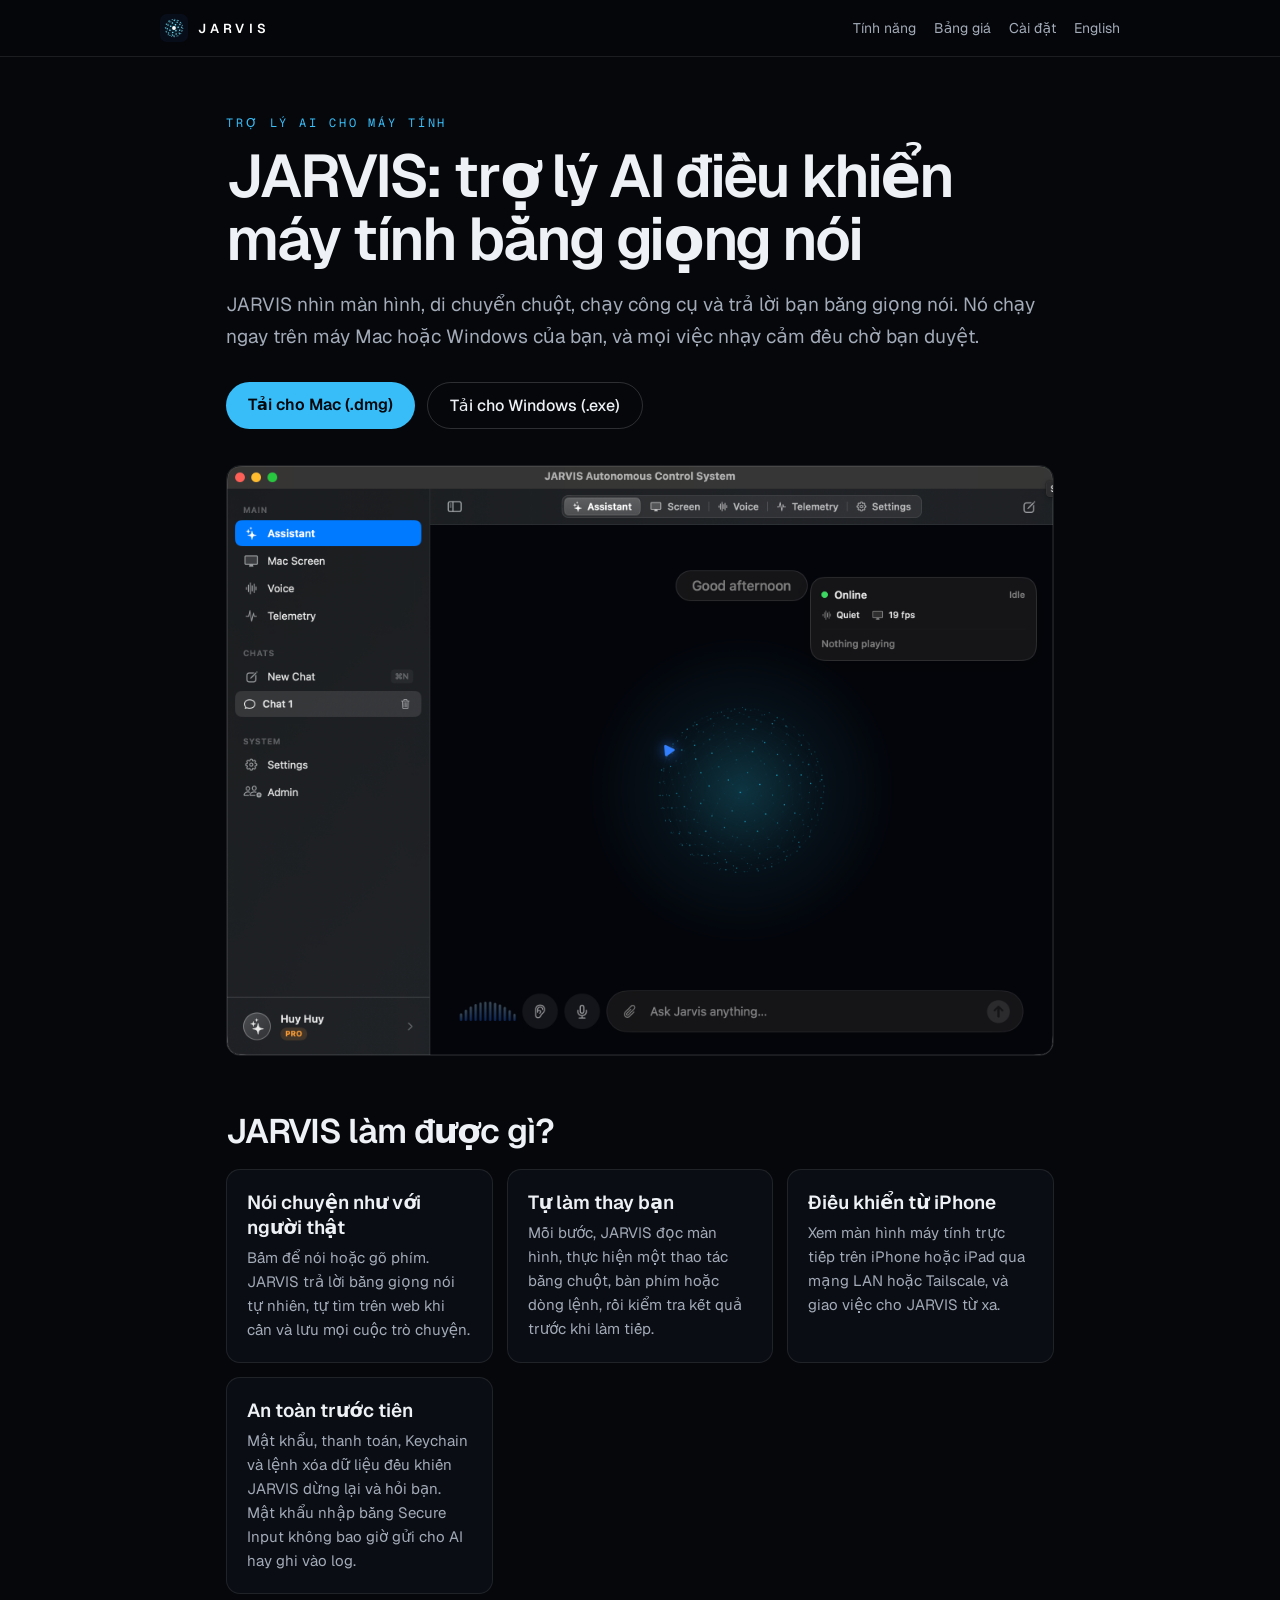
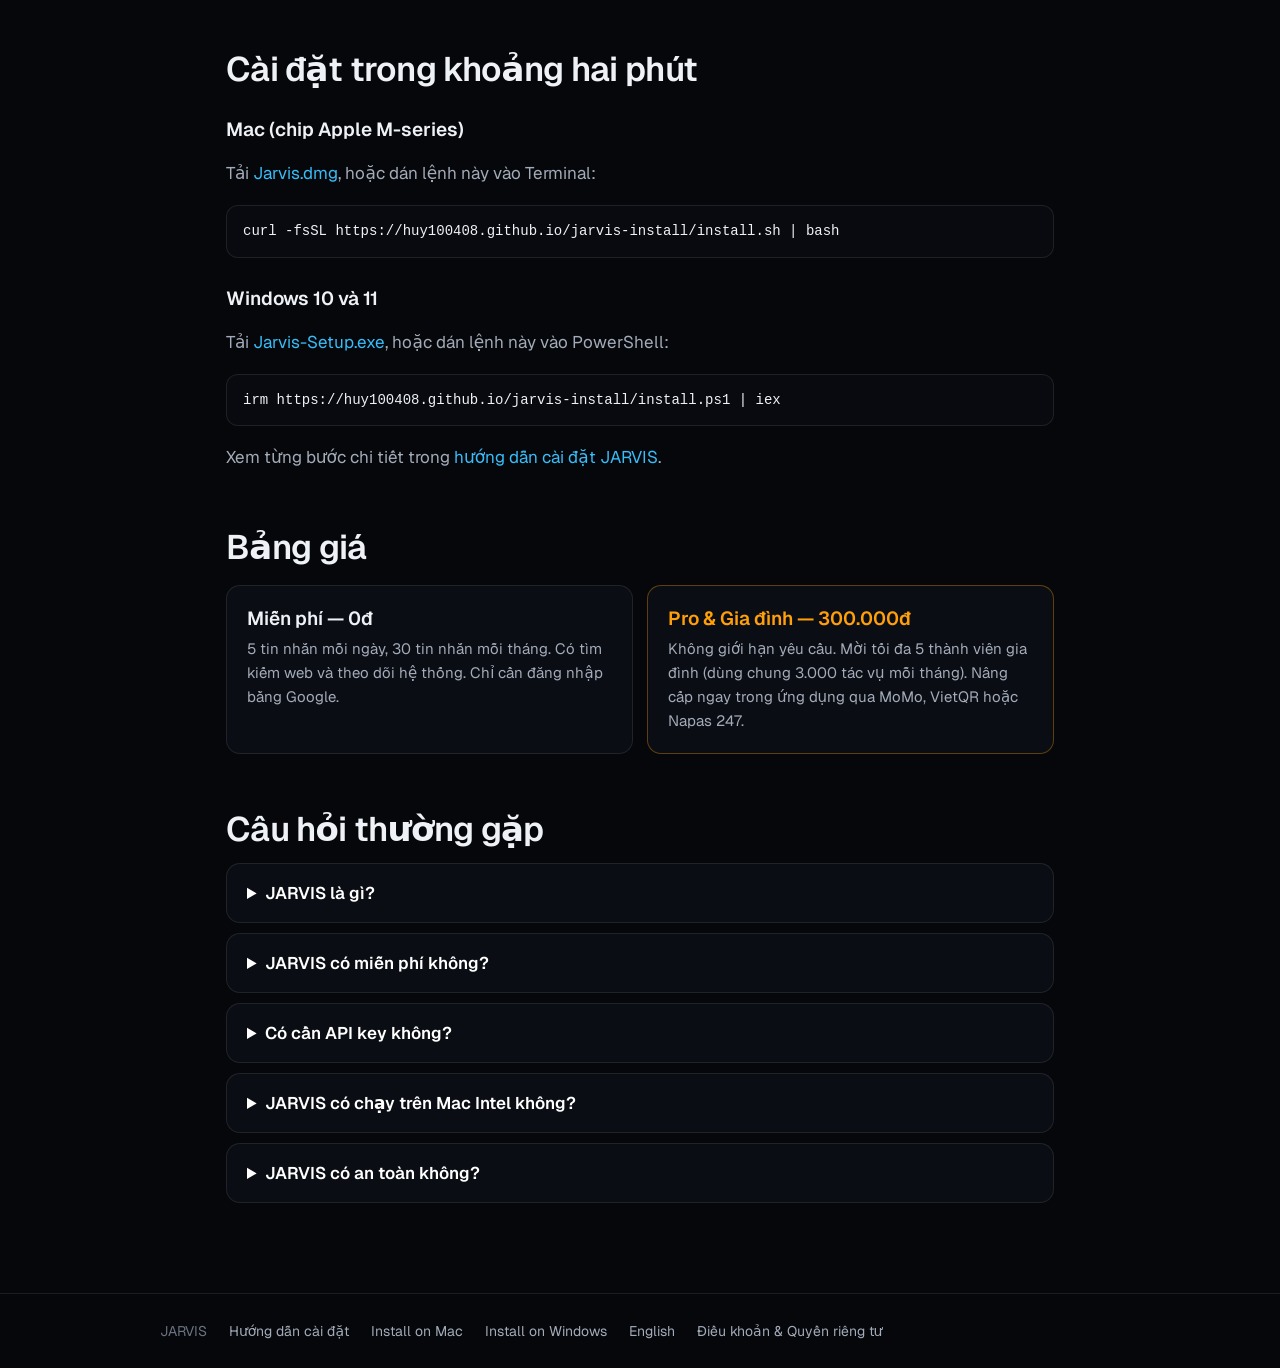
<file: vi/index.html>
<!DOCTYPE html>
<html lang="vi">
<head>
<meta charset="utf-8">
<meta name="viewport" content="width=device-width, initial-scale=1">
<title>JARVIS — Trợ lý AI điều khiển máy tính cho Mac và Windows</title>
<meta name="description" content="JARVIS là trợ lý AI cho máy tính Mac và Windows: nhìn màn hình, điều khiển chuột và bàn phím, chạy lệnh và trả lời bằng giọng nói. Miễn phí 5 tin nhắn mỗi ngày, đăng nhập bằng Google.">
<meta name="robots" content="index, follow, max-image-preview:large">
<link rel="canonical" href="https://huy100408.github.io/jarvis-install/vi/">
<link rel="alternate" hreflang="en" href="https://huy100408.github.io/jarvis-install/">
<link rel="alternate" hreflang="vi" href="https://huy100408.github.io/jarvis-install/vi/">
<link rel="alternate" hreflang="x-default" href="https://huy100408.github.io/jarvis-install/">
<meta property="og:type" content="website">
<meta property="og:locale" content="vi_VN">
<meta property="og:url" content="https://huy100408.github.io/jarvis-install/vi/">
<meta property="og:title" content="JARVIS — Trợ lý AI điều khiển máy tính cho Mac và Windows">
<meta property="og:description" content="Ra lệnh một lần, JARVIS tự nhìn màn hình, bấm chuột, gõ phím và kiểm tra kết quả. Mọi thao tác nhạy cảm đều chờ bạn duyệt.">
<meta property="og:image" content="https://huy100408.github.io/jarvis-install/assets/jarvis_hud.png">
<meta name="twitter:card" content="summary_large_image">
<script type="application/ld+json">
{
  "@context": "https://schema.org",
  "@graph": [
    {
      "@type": "SoftwareApplication",
      "name": "JARVIS",
      "inLanguage": "vi",
      "operatingSystem": "macOS 14+, Windows 10, Windows 11",
      "applicationCategory": "UtilitiesApplication",
      "description": "Trợ lý AI cho máy tính: nhìn màn hình, điều khiển chuột và bàn phím, chạy lệnh và trả lời bằng giọng nói.",
      "offers": [
        {"@type": "Offer", "name": "Miễn phí", "price": "0", "priceCurrency": "VND"},
        {"@type": "Offer", "name": "Pro & Gia đình", "price": "300000", "priceCurrency": "VND"}
      ],
      "image": "https://huy100408.github.io/jarvis-install/assets/jarvis_hud.png",
      "downloadUrl": "https://huy100408.github.io/jarvis-install/downloads/Jarvis.dmg"
    },
    {
      "@type": "FAQPage",
      "mainEntity": [
        {"@type": "Question", "name": "JARVIS là gì?", "acceptedAnswer": {"@type": "Answer", "text": "JARVIS là trợ lý AI chạy trên máy Mac và Windows. Nó nhìn màn hình, điều khiển chuột và bàn phím, chạy công cụ hệ thống và trả lời bằng giọng nói tự nhiên."}},
        {"@type": "Question", "name": "JARVIS có miễn phí không?", "acceptedAnswer": {"@type": "Answer", "text": "Có. Gói miễn phí cho 5 tin nhắn mỗi ngày, 30 tin nhắn mỗi tháng sau khi đăng nhập bằng Google. Gói Pro & Gia đình giá 300.000đ, không giới hạn yêu cầu, thanh toán qua MoMo, VietQR hoặc Napas 247."}},
        {"@type": "Question", "name": "Có cần API key không?", "acceptedAnswer": {"@type": "Answer", "text": "Không. Chỉ cần đăng nhập bằng Google là dùng được. Bạn vẫn có thể nhập API key riêng trong phần Cài đặt."}},
        {"@type": "Question", "name": "JARVIS có an toàn không?", "acceptedAnswer": {"@type": "Answer", "text": "Mật khẩu, thanh toán, truy cập Keychain và lệnh xóa dữ liệu đều khiến JARVIS dừng lại và hỏi bạn trước khi làm tiếp."}}
      ]
    }
  ]
}
</script>
<meta name="theme-color" content="#05070b">
<link rel="icon" type="image/svg+xml" href="../assets/jarvis-logo.svg">
<link rel="apple-touch-icon" href="../assets/apple-touch-icon.png">
<link rel="preconnect" href="https://fonts.googleapis.com">
<link rel="preconnect" href="https://fonts.gstatic.com" crossorigin>
<link href="https://fonts.googleapis.com/css2?family=Geist:wght@400;500;600&family=Geist+Mono:wght@400;500&display=swap&subset=vietnamese" rel="stylesheet">
<link rel="stylesheet" href="../assets/pages.css">
</head>
<body>
<nav>
  <div class="navbar">
    <a href="./" class="brand"><img src="../assets/jarvis-logo.svg" alt="Logo JARVIS">JARVIS</a>
    <div class="navlinks">
      <a href="#tinh-nang">Tính năng</a>
      <a href="#bang-gia">Bảng giá</a>
      <a href="huong-dan-cai-dat.html">Cài đặt</a>
      <a href="../" class="lang" hreflang="en" lang="en">English</a>
    </div>
  </div>
</nav>

<main>
  <p class="eyebrow">TRỢ LÝ AI CHO MÁY TÍNH</p>
  <h1>JARVIS: trợ lý AI điều khiển máy tính bằng giọng nói</h1>
  <p class="lead">JARVIS nhìn màn hình, di chuyển chuột, chạy công cụ và trả lời bạn bằng giọng nói. Nó chạy ngay trên máy Mac hoặc Windows của bạn, và mọi việc nhạy cảm đều chờ bạn duyệt.</p>
  <div class="cta">
    <a class="btn" href="../downloads/Jarvis.dmg" download>Tải cho Mac (.dmg)</a>
    <a class="btn-ghost" href="../downloads/Jarvis-Setup.exe" download>Tải cho Windows (.exe)</a>
  </div>
  <img class="hero-img" src="../assets/jarvis_hud.png" width="2040" height="1456" alt="Giao diện điều khiển của trợ lý AI JARVIS trên máy tính">

  <h2 id="tinh-nang">JARVIS làm được gì?</h2>
  <div class="grid">
    <div class="card"><h3>Nói chuyện như với người thật</h3><p>Bấm để nói hoặc gõ phím. JARVIS trả lời bằng giọng nói tự nhiên, tự tìm trên web khi cần và lưu mọi cuộc trò chuyện.</p></div>
    <div class="card"><h3>Tự làm thay bạn</h3><p>Mỗi bước, JARVIS đọc màn hình, thực hiện một thao tác bằng chuột, bàn phím hoặc dòng lệnh, rồi kiểm tra kết quả trước khi làm tiếp.</p></div>
    <div class="card"><h3>Điều khiển từ iPhone</h3><p>Xem màn hình máy tính trực tiếp trên iPhone hoặc iPad qua mạng LAN hoặc Tailscale, và giao việc cho JARVIS từ xa.</p></div>
    <div class="card"><h3>An toàn trước tiên</h3><p>Mật khẩu, thanh toán, Keychain và lệnh xóa dữ liệu đều khiến JARVIS dừng lại và hỏi bạn. Mật khẩu nhập bằng Secure Input không bao giờ gửi cho AI hay ghi vào log.</p></div>
  </div>

  <h2 id="cai-dat">Cài đặt trong khoảng hai phút</h2>
  <h3>Mac (chip Apple M-series)</h3>
  <p>Tải <a href="../downloads/Jarvis.dmg" download>Jarvis.dmg</a>, hoặc dán lệnh này vào Terminal:</p>
  <pre>curl -fsSL https://huy100408.github.io/jarvis-install/install.sh | bash</pre>
  <h3>Windows 10 và 11</h3>
  <p>Tải <a href="../downloads/Jarvis-Setup.exe" download>Jarvis-Setup.exe</a>, hoặc dán lệnh này vào PowerShell:</p>
  <pre>irm https://huy100408.github.io/jarvis-install/install.ps1 | iex</pre>
  <p>Xem từng bước chi tiết trong <a href="huong-dan-cai-dat.html">hướng dẫn cài đặt JARVIS</a>.</p>

  <h2 id="bang-gia">Bảng giá</h2>
  <div class="grid">
    <div class="card"><h3>Miễn phí — 0đ</h3><p>5 tin nhắn mỗi ngày, 30 tin nhắn mỗi tháng. Có tìm kiếm web và theo dõi hệ thống. Chỉ cần đăng nhập bằng Google.</p></div>
    <div class="card" style="border-color:rgba(255,159,10,.35)"><h3 style="color:#ff9f0a">Pro &amp; Gia đình — 300.000đ</h3><p>Không giới hạn yêu cầu. Mời tối đa 5 thành viên gia đình (dùng chung 3.000 tác vụ mỗi tháng). Nâng cấp ngay trong ứng dụng qua MoMo, VietQR hoặc Napas 247.</p></div>
  </div>

  <h2 id="hoi-dap">Câu hỏi thường gặp</h2>
  <details><summary>JARVIS là gì?</summary><p>JARVIS là trợ lý AI chạy trên máy Mac và Windows. Nó kết hợp khả năng nhìn màn hình, điều khiển chuột và bàn phím, chạy công cụ dòng lệnh và trò chuyện bằng giọng nói trong một ứng dụng.</p></details>
  <details><summary>JARVIS có miễn phí không?</summary><p>Có. Gói miễn phí cho 5 tin nhắn mỗi ngày, 30 tin nhắn mỗi tháng. Gói Pro &amp; Gia đình giá 300.000đ và không giới hạn yêu cầu.</p></details>
  <details><summary>Có cần API key không?</summary><p>Không. Đăng nhập bằng Google là dùng được ngay. Nếu muốn, bạn có thể nhập API key riêng (Anthropic Claude, OpenAI, Antigravity) trong phần Cài đặt.</p></details>
  <details><summary>JARVIS có chạy trên Mac Intel không?</summary><p>Không. Trên Mac, JARVIS chỉ chạy trên máy dùng chip Apple M-series. Trình cài đặt sẽ dừng nếu phát hiện Mac Intel.</p></details>
  <details><summary>JARVIS có an toàn không?</summary><p>Mọi thao tác nhạy cảm như nhập mật khẩu, thanh toán, truy cập Keychain hay lệnh xóa dữ liệu đều khiến JARVIS dừng lại và chờ bạn duyệt trước khi làm tiếp.</p></details>
</main>

<footer>
  <div class="row">
    <span>JARVIS</span>
    <a href="huong-dan-cai-dat.html">Hướng dẫn cài đặt</a>
    <a href="../guides/install-jarvis-mac.html" hreflang="en">Install on Mac</a>
    <a href="../guides/install-jarvis-windows.html" hreflang="en">Install on Windows</a>
    <a href="../" hreflang="en">English</a>
    <a href="../terms.html">Điều khoản & Quyền riêng tư</a>
  </div>
</footer>
<script src="../assets/terms-gate.js"></script>
</body>
</html>
</file>
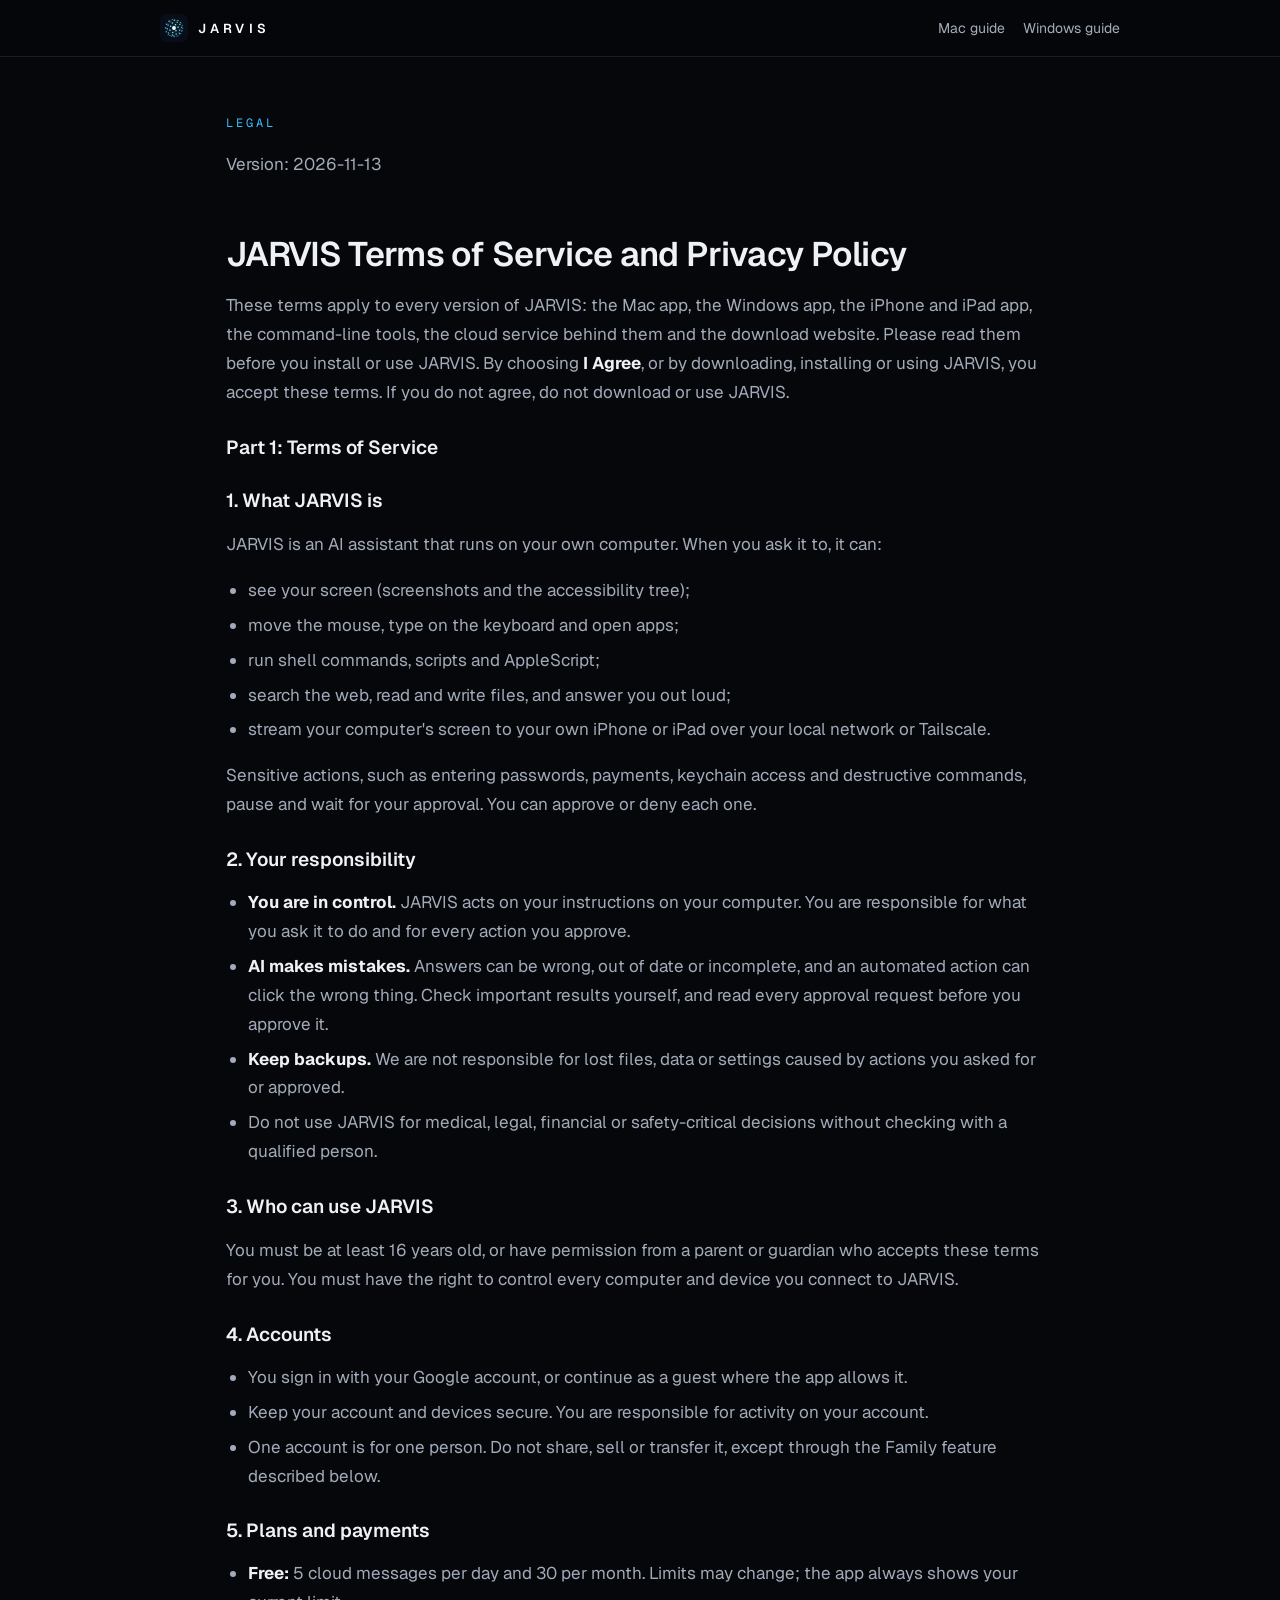
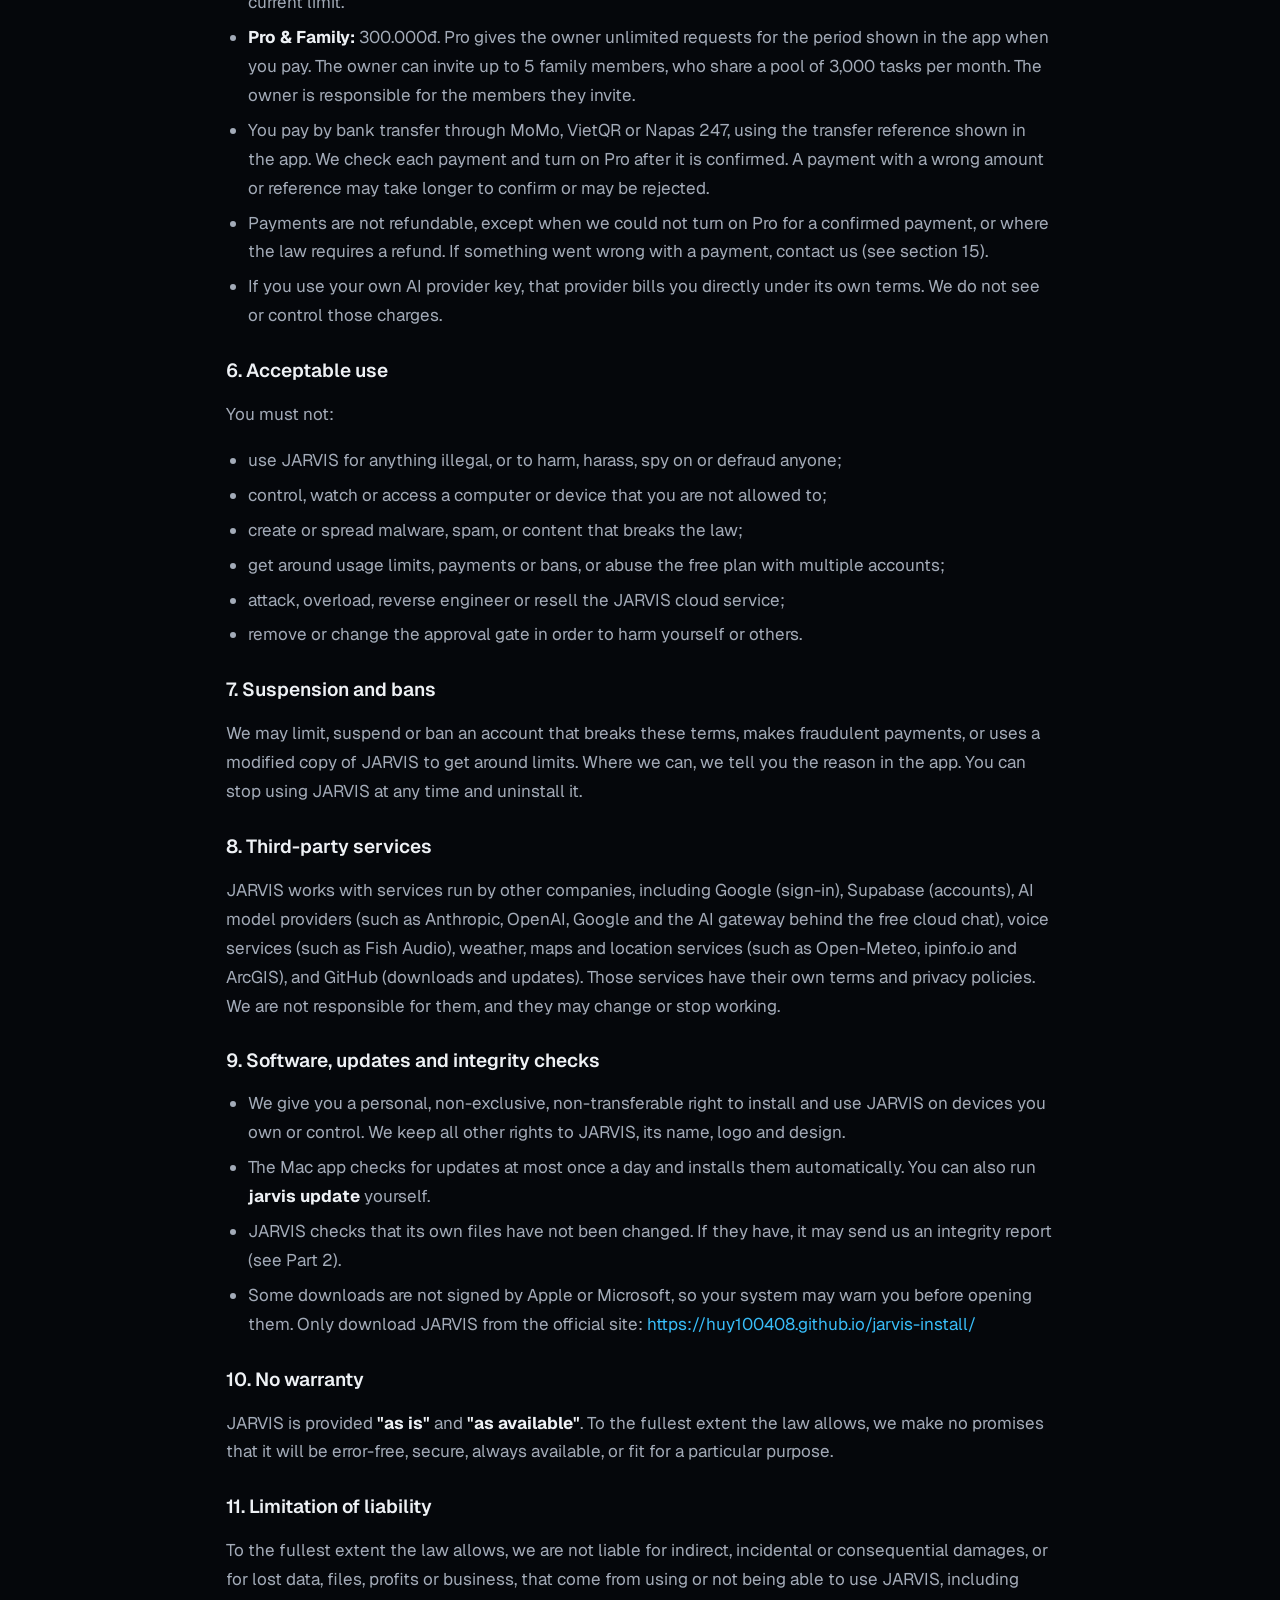
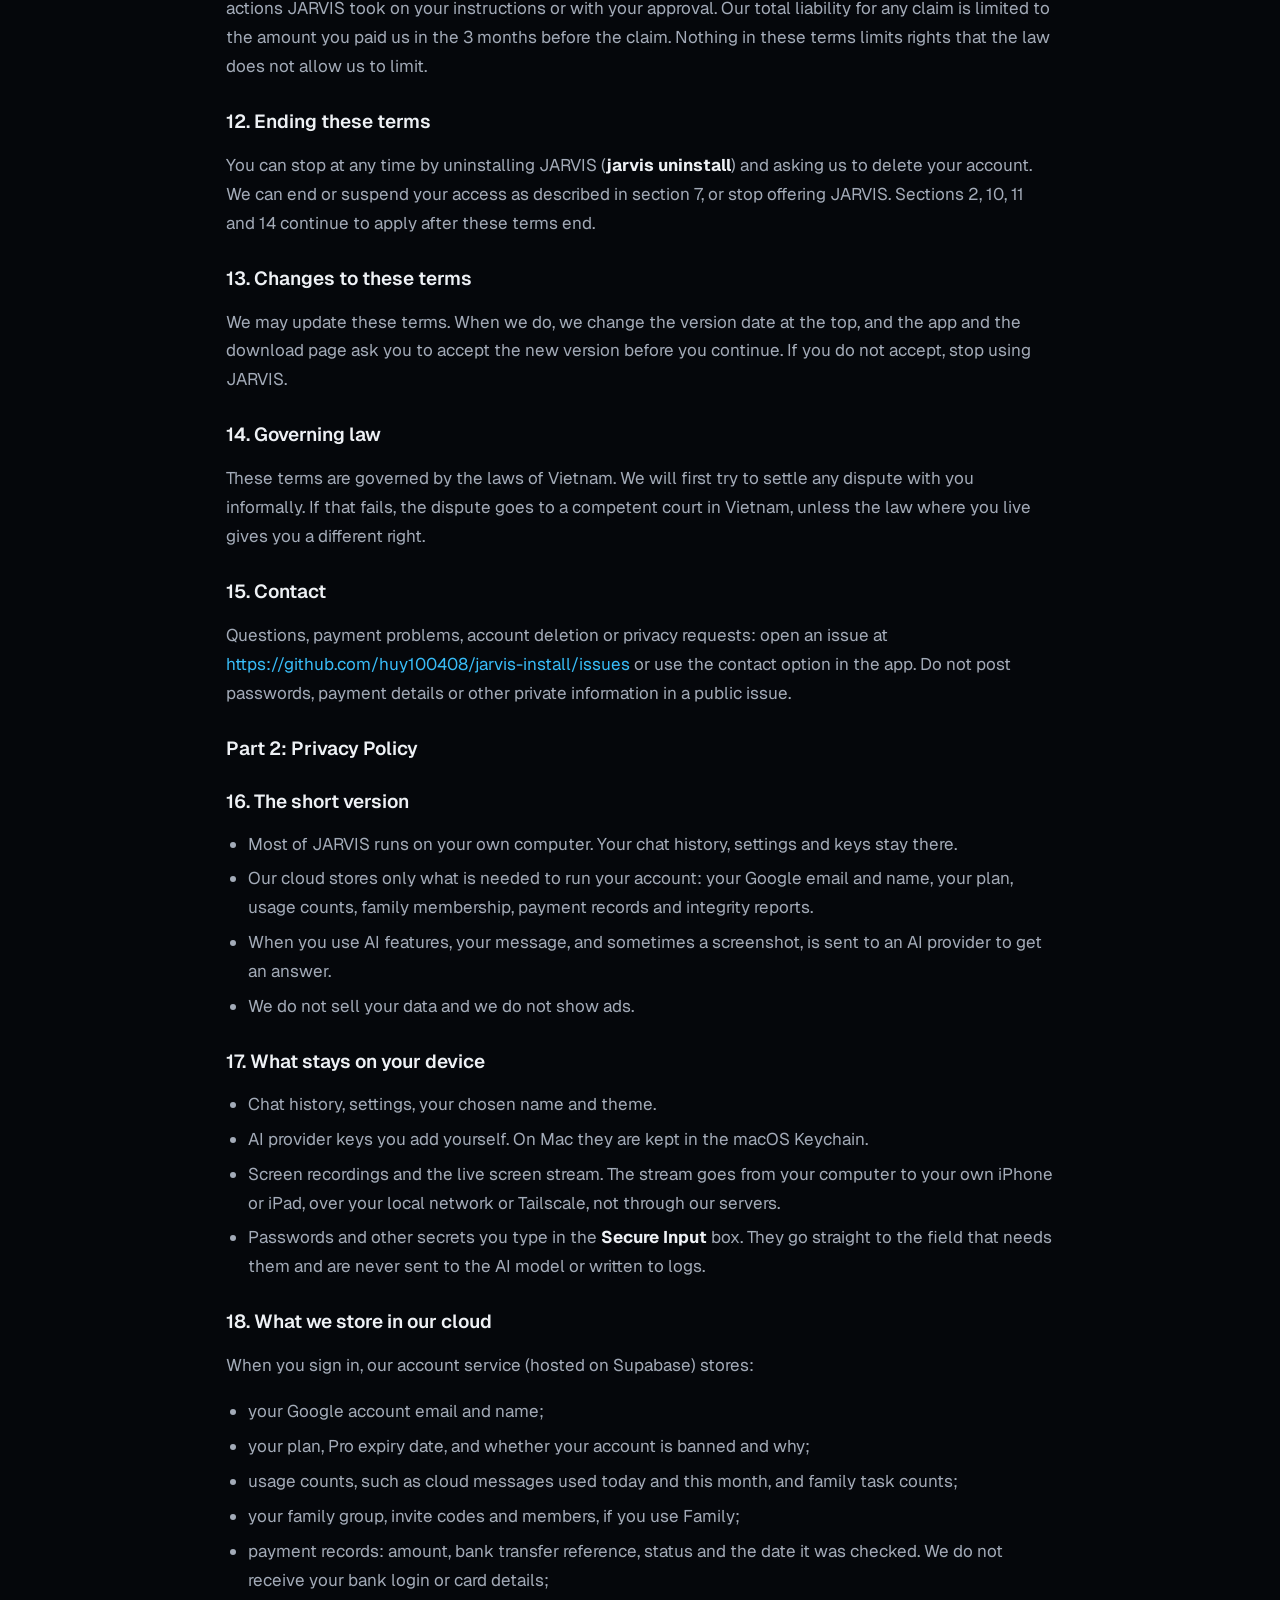
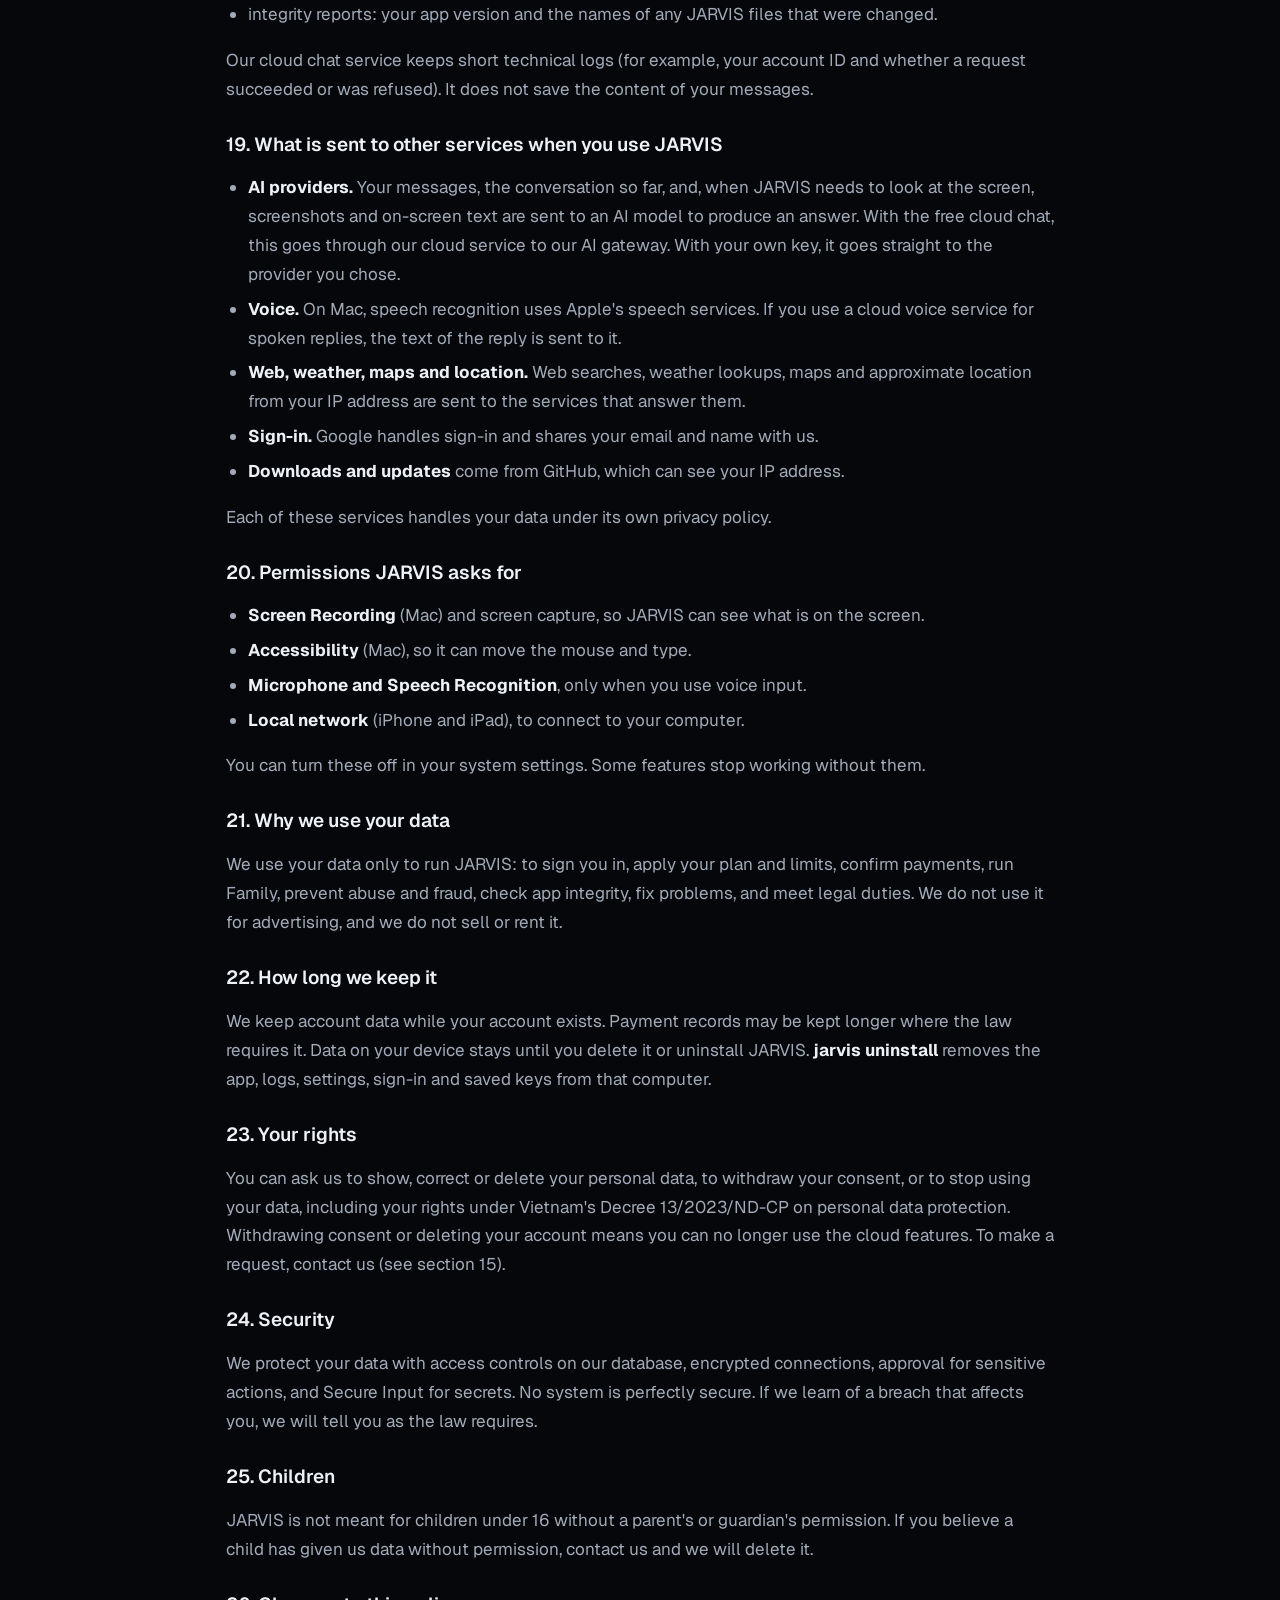
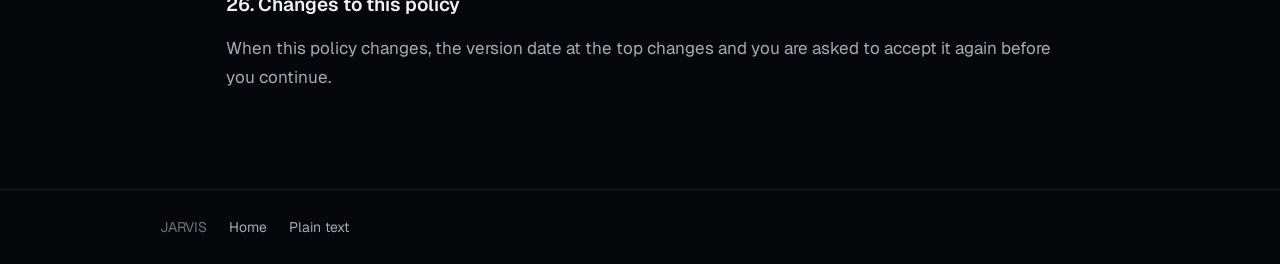
<file: terms.html>
<!DOCTYPE html>
<html lang="en">
<head>
<meta charset="utf-8">
<meta name="viewport" content="width=device-width, initial-scale=1">
<title>JARVIS Terms of Service and Privacy Policy</title>
<meta name="description" content="The Terms of Service and Privacy Policy for JARVIS on Mac, Windows, iPhone and iPad: what JARVIS does, plans and payments, and what data is stored.">
<meta name="robots" content="index, follow">
<link rel="canonical" href="https://huy100408.github.io/jarvis-install/terms.html">
<meta name="theme-color" content="#05070b">
<link rel="icon" type="image/svg+xml" href="assets/jarvis-logo.svg">
<link rel="preconnect" href="https://fonts.googleapis.com">
<link rel="preconnect" href="https://fonts.gstatic.com" crossorigin>
<link href="https://fonts.googleapis.com/css2?family=Geist:wght@400;500;600&family=Geist+Mono:wght@400;500&display=swap" rel="stylesheet">
<link rel="stylesheet" href="assets/pages.css">
</head>
<body>
<nav>
  <div class="navbar">
    <a href="./" class="brand"><img src="assets/jarvis-logo.svg" alt="JARVIS logo">JARVIS</a>
    <div class="navlinks">
      <a href="guides/install-jarvis-mac.html">Mac guide</a>
      <a href="guides/install-jarvis-windows.html">Windows guide</a>
    </div>
  </div>
</nav>

<main>
  <p class="eyebrow">LEGAL</p>
  <div id="termsDoc"><p>Loading… If nothing appears, read the <a href="terms.md">plain-text version</a>.</p></div>
</main>

<footer>
  <div class="row">
    <span>JARVIS</span>
    <a href="./">Home</a>
    <a href="terms.md">Plain text</a>
  </div>
</footer>
<script src="assets/terms-gate.js"></script>
</body>
</html>
</file>
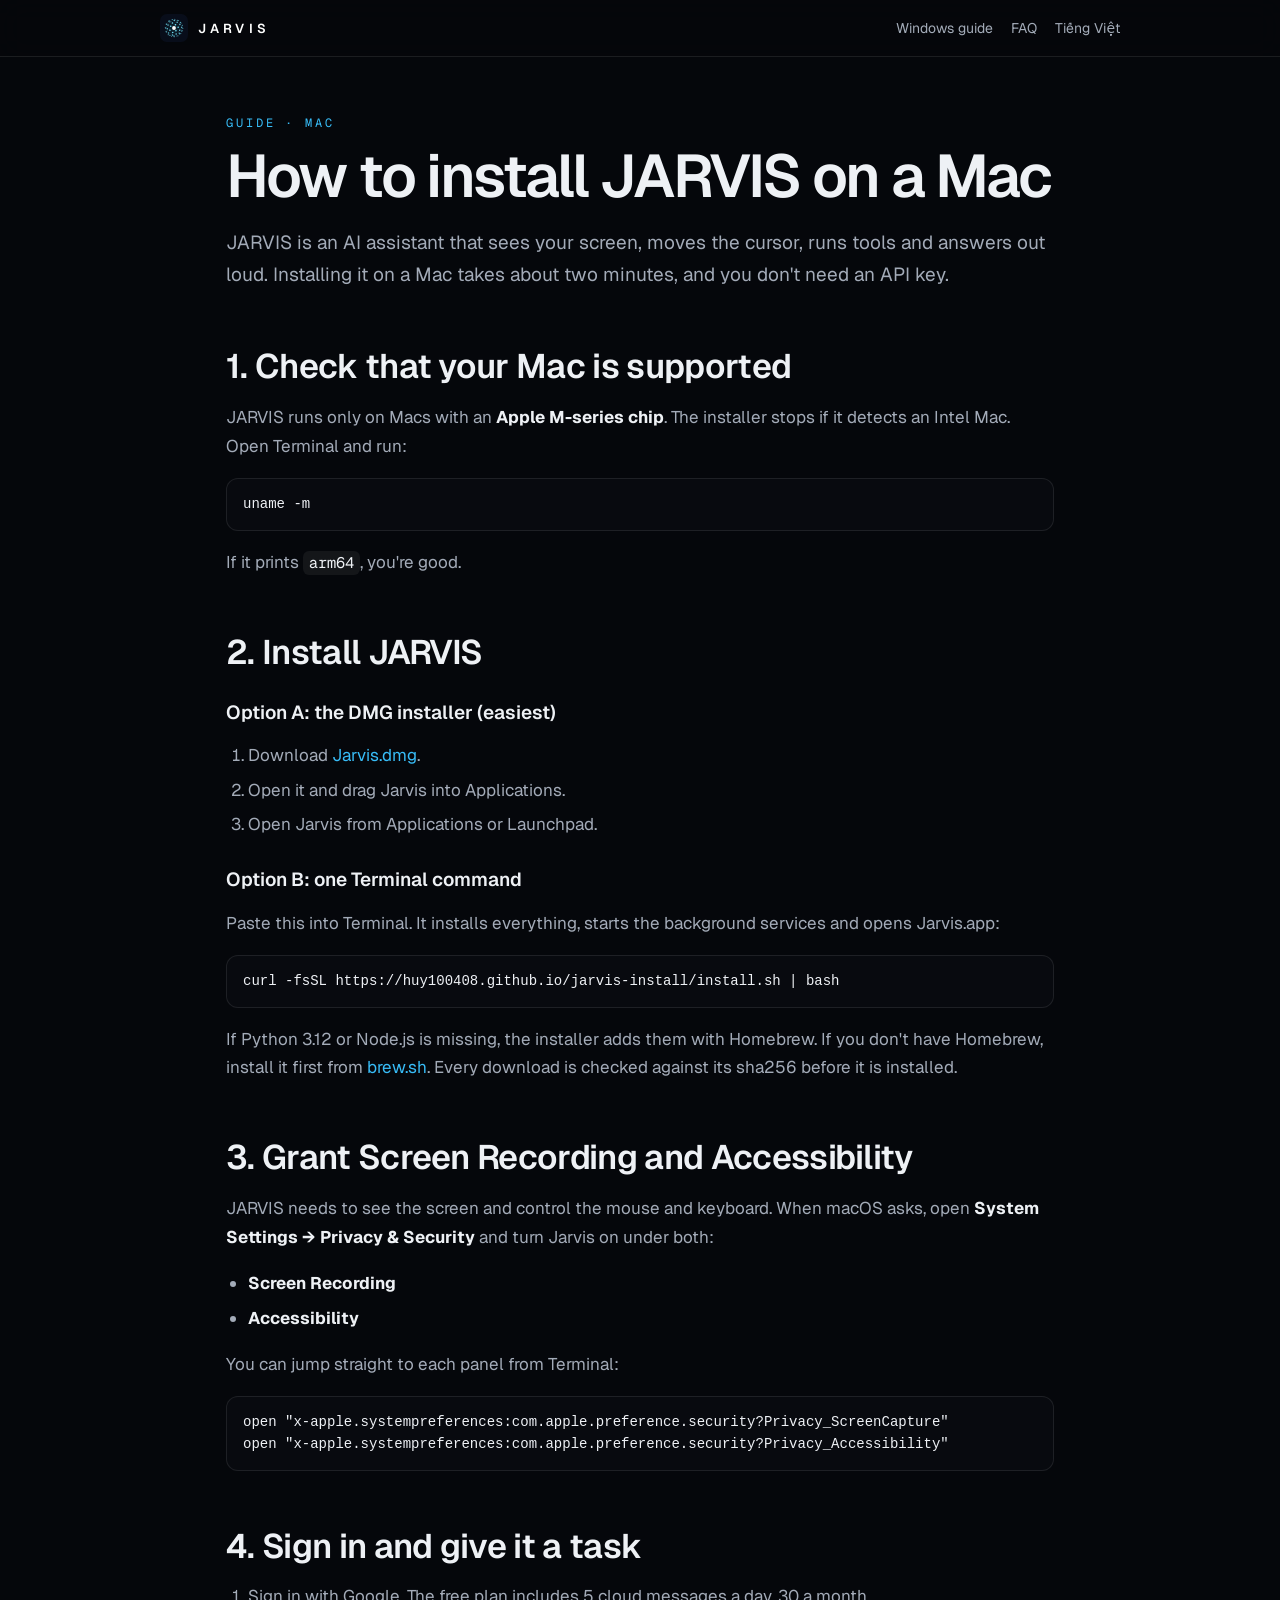
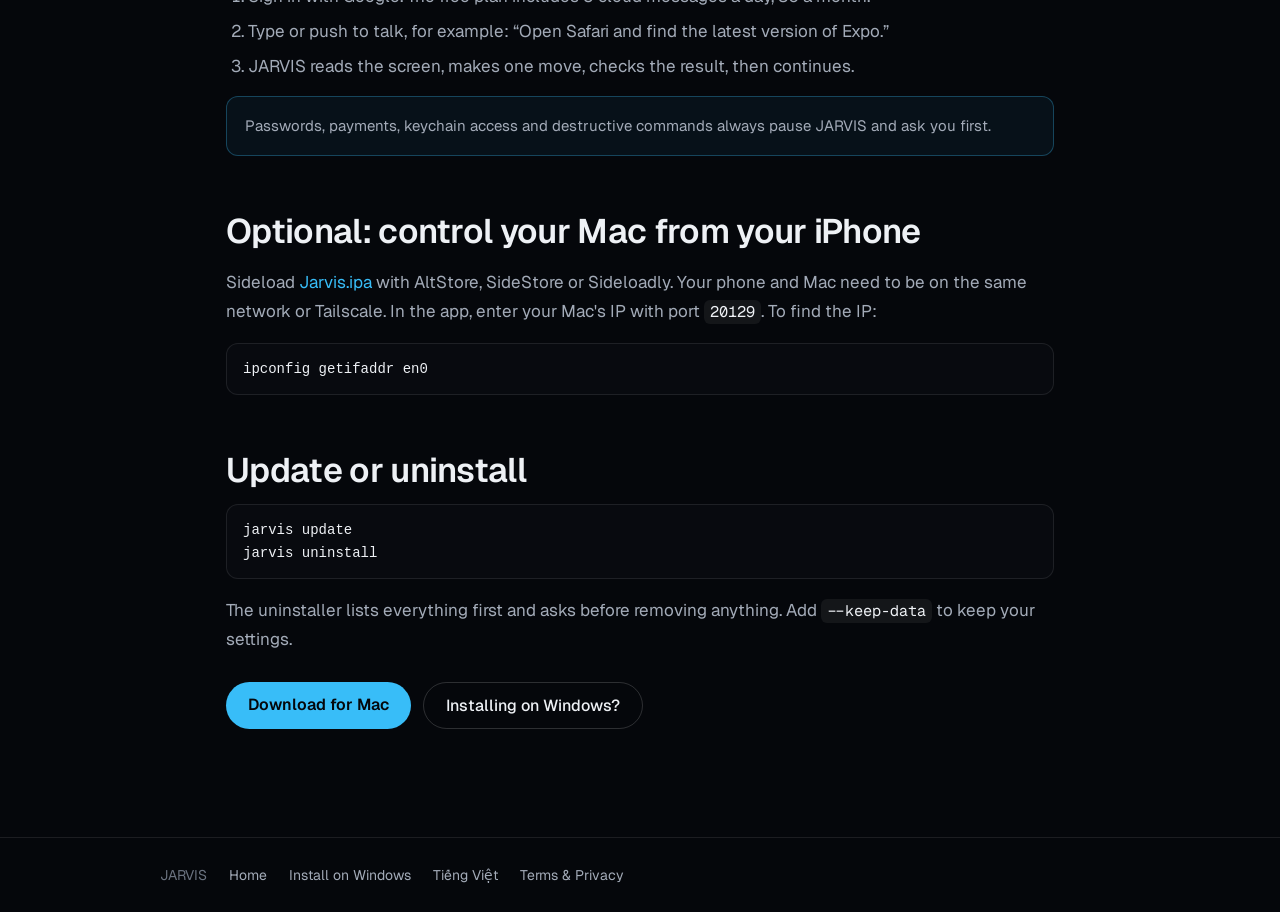
<file: guides/install-jarvis-mac.html>
<!DOCTYPE html>
<html lang="en">
<head>
<meta charset="utf-8">
<meta name="viewport" content="width=device-width, initial-scale=1">
<title>How to Install JARVIS AI Assistant on Mac (Apple Silicon)</title>
<meta name="description" content="Step-by-step guide to installing the JARVIS AI assistant on an Apple Silicon Mac: download the DMG or use one Terminal command, grant Screen Recording and Accessibility, sign in with Google.">
<meta name="robots" content="index, follow">
<link rel="canonical" href="https://huy100408.github.io/jarvis-install/guides/install-jarvis-mac.html">
<meta property="og:type" content="article">
<meta property="og:title" content="How to Install JARVIS AI Assistant on Mac">
<meta property="og:description" content="Install JARVIS on an Apple Silicon Mac in about two minutes.">
<meta property="og:image" content="https://huy100408.github.io/jarvis-install/assets/jarvis_hud.png">
<script type="application/ld+json">
{
  "@context": "https://schema.org",
  "@type": "HowTo",
  "name": "How to install JARVIS on a Mac",
  "totalTime": "PT2M",
  "supply": [{"@type": "HowToSupply", "name": "Apple Silicon (M-series) Mac"}],
  "step": [
    {"@type": "HowToStep", "name": "Check your Mac", "text": "Run uname -m in Terminal. It must print arm64."},
    {"@type": "HowToStep", "name": "Install", "text": "Open Jarvis.dmg and drag Jarvis to Applications, or run curl -fsSL https://huy100408.github.io/jarvis-install/install.sh | bash in Terminal."},
    {"@type": "HowToStep", "name": "Grant permissions", "text": "Turn on Screen Recording and Accessibility for Jarvis in System Settings > Privacy & Security."},
    {"@type": "HowToStep", "name": "Sign in", "text": "Open Jarvis and sign in with Google."}
  ]
}
</script>
<meta name="theme-color" content="#05070b">
<link rel="icon" type="image/svg+xml" href="../assets/jarvis-logo.svg">
<link rel="preconnect" href="https://fonts.googleapis.com">
<link rel="preconnect" href="https://fonts.gstatic.com" crossorigin>
<link href="https://fonts.googleapis.com/css2?family=Geist:wght@400;500;600&family=Geist+Mono:wght@400;500&display=swap" rel="stylesheet">
<link rel="stylesheet" href="../assets/pages.css">
</head>
<body>
<nav>
  <div class="navbar">
    <a href="../" class="brand"><img src="../assets/jarvis-logo.svg" alt="JARVIS logo">JARVIS</a>
    <div class="navlinks">
      <a href="install-jarvis-windows.html">Windows guide</a>
      <a href="../#faq">FAQ</a>
      <a href="../vi/huong-dan-cai-dat.html" class="lang" hreflang="vi" lang="vi">Tiếng Việt</a>
    </div>
  </div>
</nav>

<main>
  <p class="eyebrow">GUIDE · MAC</p>
  <h1>How to install JARVIS on a Mac</h1>
  <p class="lead">JARVIS is an AI assistant that sees your screen, moves the cursor, runs tools and answers out loud. Installing it on a Mac takes about two minutes, and you don't need an API key.</p>

  <h2>1. Check that your Mac is supported</h2>
  <p>JARVIS runs only on Macs with an <strong>Apple M-series chip</strong>. The installer stops if it detects an Intel Mac. Open Terminal and run:</p>
  <pre>uname -m</pre>
  <p>If it prints <code>arm64</code>, you're good.</p>

  <h2>2. Install JARVIS</h2>
  <h3>Option A: the DMG installer (easiest)</h3>
  <ol>
    <li>Download <a href="../downloads/Jarvis.dmg" download>Jarvis.dmg</a>.</li>
    <li>Open it and drag Jarvis into Applications.</li>
    <li>Open Jarvis from Applications or Launchpad.</li>
  </ol>
  <h3>Option B: one Terminal command</h3>
  <p>Paste this into Terminal. It installs everything, starts the background services and opens Jarvis.app:</p>
  <pre>curl -fsSL https://huy100408.github.io/jarvis-install/install.sh | bash</pre>
  <p>If Python 3.12 or Node.js is missing, the installer adds them with Homebrew. If you don't have Homebrew, install it first from <a href="https://brew.sh" rel="noopener">brew.sh</a>. Every download is checked against its sha256 before it is installed.</p>

  <h2>3. Grant Screen Recording and Accessibility</h2>
  <p>JARVIS needs to see the screen and control the mouse and keyboard. When macOS asks, open <strong>System Settings → Privacy &amp; Security</strong> and turn Jarvis on under both:</p>
  <ul>
    <li><strong>Screen Recording</strong></li>
    <li><strong>Accessibility</strong></li>
  </ul>
  <p>You can jump straight to each panel from Terminal:</p>
  <pre>open "x-apple.systempreferences:com.apple.preference.security?Privacy_ScreenCapture"
open "x-apple.systempreferences:com.apple.preference.security?Privacy_Accessibility"</pre>

  <h2>4. Sign in and give it a task</h2>
  <ol>
    <li>Sign in with Google. The free plan includes 5 cloud messages a day, 30 a month.</li>
    <li>Type or push to talk, for example: “Open Safari and find the latest version of Expo.”</li>
    <li>JARVIS reads the screen, makes one move, checks the result, then continues.</li>
  </ol>
  <div class="note"><p>Passwords, payments, keychain access and destructive commands always pause JARVIS and ask you first.</p></div>

  <h2>Optional: control your Mac from your iPhone</h2>
  <p>Sideload <a href="../downloads/Jarvis.ipa" download>Jarvis.ipa</a> with AltStore, SideStore or Sideloadly. Your phone and Mac need to be on the same network or Tailscale. In the app, enter your Mac's IP with port <code>20129</code>. To find the IP:</p>
  <pre>ipconfig getifaddr en0</pre>

  <h2>Update or uninstall</h2>
  <pre>jarvis update
jarvis uninstall</pre>
  <p>The uninstaller lists everything first and asks before removing anything. Add <code>--keep-data</code> to keep your settings.</p>

  <div class="cta">
    <a class="btn" href="../downloads/Jarvis.dmg" download>Download for Mac</a>
    <a class="btn-ghost" href="install-jarvis-windows.html">Installing on Windows?</a>
  </div>
</main>

<footer>
  <div class="row">
    <span>JARVIS</span>
    <a href="../">Home</a>
    <a href="install-jarvis-windows.html">Install on Windows</a>
    <a href="../vi/" hreflang="vi">Tiếng Việt</a>
    <a href="../terms.html">Terms & Privacy</a>
  </div>
</footer>
<script src="../assets/terms-gate.js"></script>
</body>
</html>
</file>
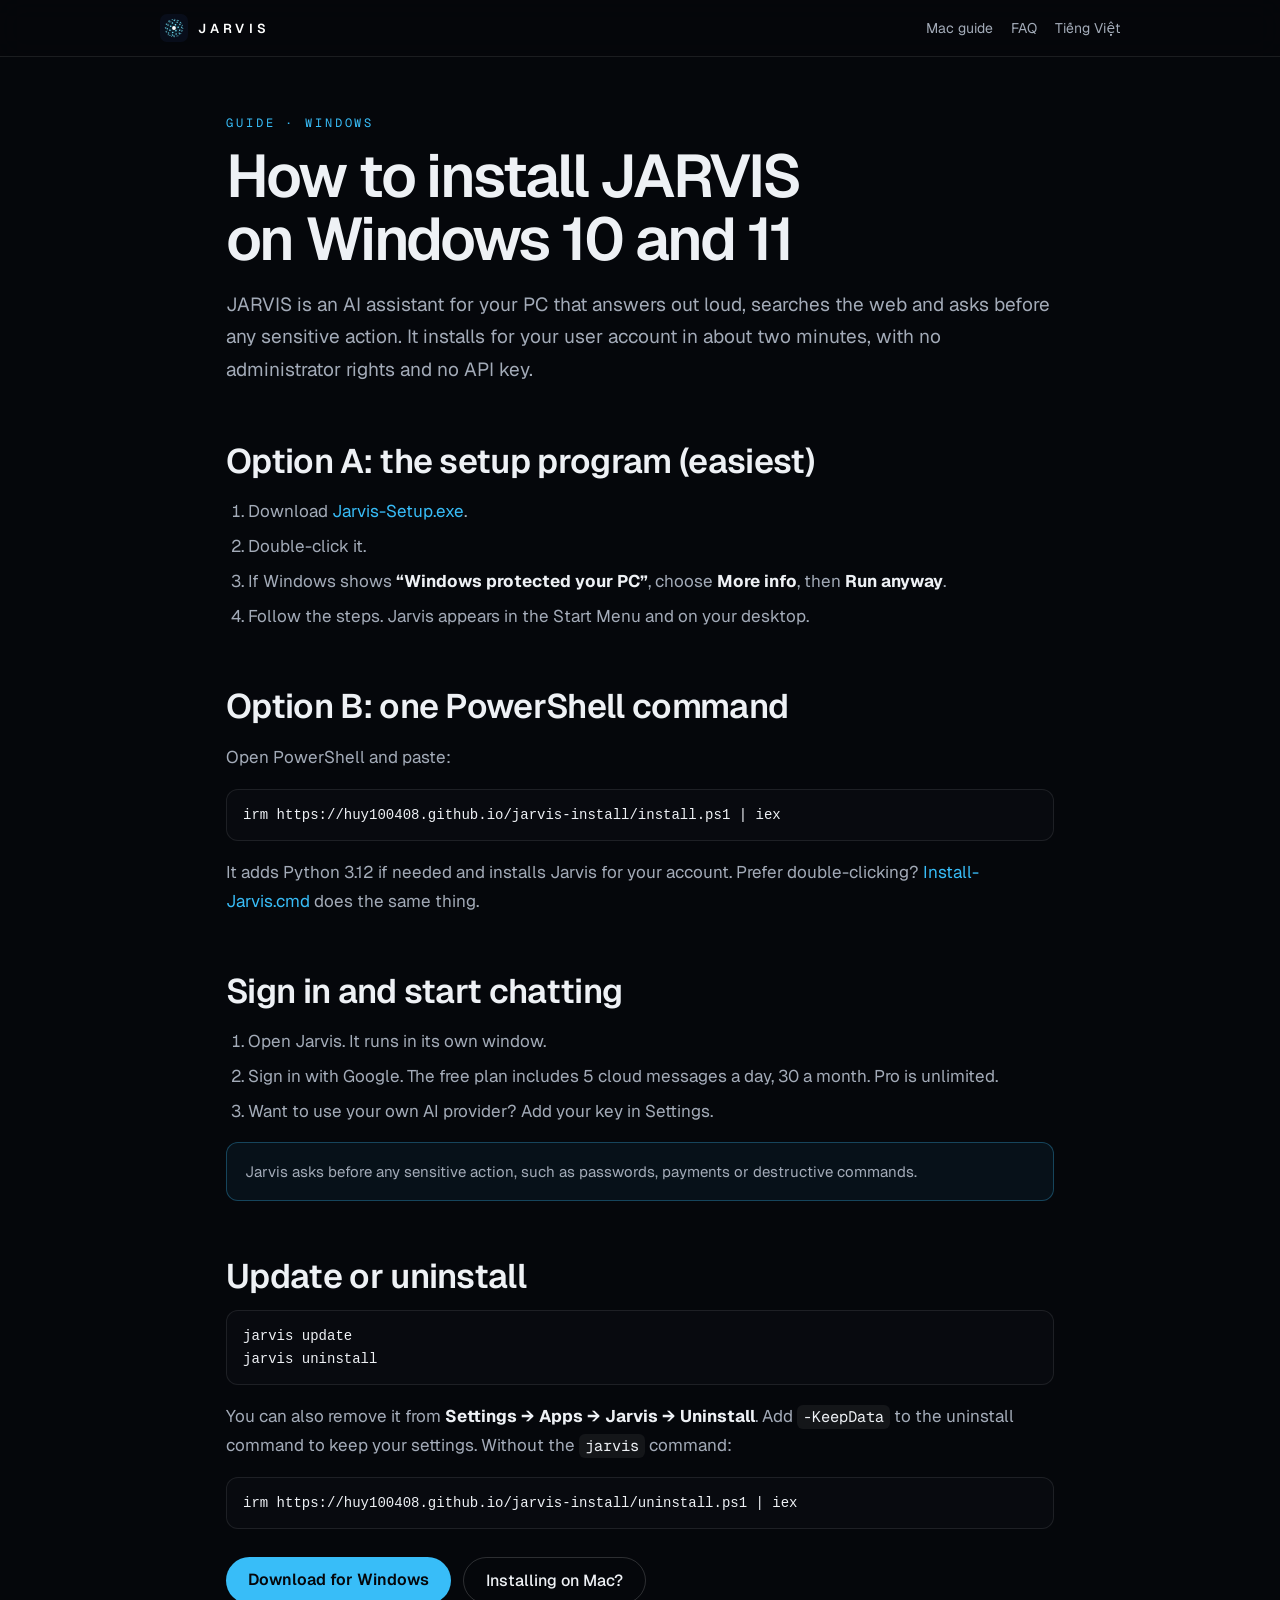
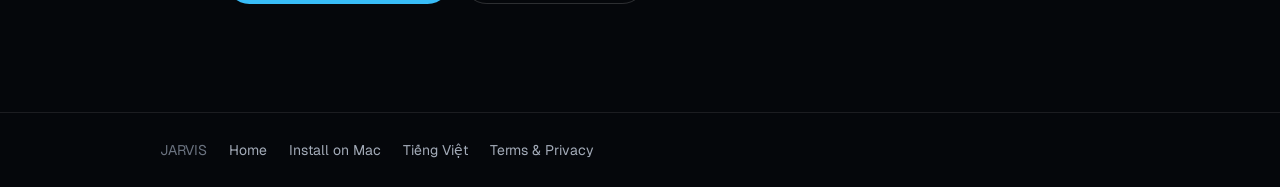
<file: guides/install-jarvis-windows.html>
<!DOCTYPE html>
<html lang="en">
<head>
<meta charset="utf-8">
<meta name="viewport" content="width=device-width, initial-scale=1">
<title>How to Install JARVIS AI Assistant on Windows 10 and 11</title>
<meta name="description" content="Step-by-step guide to installing the JARVIS AI assistant on Windows 10 or 11: run Jarvis-Setup.exe or one PowerShell command, no administrator rights needed, then sign in with Google.">
<meta name="robots" content="index, follow">
<link rel="canonical" href="https://huy100408.github.io/jarvis-install/guides/install-jarvis-windows.html">
<meta property="og:type" content="article">
<meta property="og:title" content="How to Install JARVIS AI Assistant on Windows">
<meta property="og:description" content="Install JARVIS on Windows 10 or 11 without administrator rights.">
<meta property="og:image" content="https://huy100408.github.io/jarvis-install/assets/jarvis_hud.png">
<script type="application/ld+json">
{
  "@context": "https://schema.org",
  "@type": "HowTo",
  "name": "How to install JARVIS on Windows",
  "totalTime": "PT2M",
  "step": [
    {"@type": "HowToStep", "name": "Download", "text": "Download Jarvis-Setup.exe from the JARVIS site."},
    {"@type": "HowToStep", "name": "Run the installer", "text": "Double-click it. If Windows shows 'Windows protected your PC', choose More info, then Run anyway. Or run irm https://huy100408.github.io/jarvis-install/install.ps1 | iex in PowerShell."},
    {"@type": "HowToStep", "name": "Sign in", "text": "Open Jarvis from the Start Menu and sign in with Google."}
  ]
}
</script>
<meta name="theme-color" content="#05070b">
<link rel="icon" type="image/svg+xml" href="../assets/jarvis-logo.svg">
<link rel="preconnect" href="https://fonts.googleapis.com">
<link rel="preconnect" href="https://fonts.gstatic.com" crossorigin>
<link href="https://fonts.googleapis.com/css2?family=Geist:wght@400;500;600&family=Geist+Mono:wght@400;500&display=swap" rel="stylesheet">
<link rel="stylesheet" href="../assets/pages.css">
</head>
<body>
<nav>
  <div class="navbar">
    <a href="../" class="brand"><img src="../assets/jarvis-logo.svg" alt="JARVIS logo">JARVIS</a>
    <div class="navlinks">
      <a href="install-jarvis-mac.html">Mac guide</a>
      <a href="../#faq">FAQ</a>
      <a href="../vi/huong-dan-cai-dat.html" class="lang" hreflang="vi" lang="vi">Tiếng Việt</a>
    </div>
  </div>
</nav>

<main>
  <p class="eyebrow">GUIDE · WINDOWS</p>
  <h1>How to install JARVIS on Windows 10 and 11</h1>
  <p class="lead">JARVIS is an AI assistant for your PC that answers out loud, searches the web and asks before any sensitive action. It installs for your user account in about two minutes, with no administrator rights and no API key.</p>

  <h2>Option A: the setup program (easiest)</h2>
  <ol>
    <li>Download <a href="../downloads/Jarvis-Setup.exe" download>Jarvis-Setup.exe</a>.</li>
    <li>Double-click it.</li>
    <li>If Windows shows <strong>“Windows protected your PC”</strong>, choose <strong>More info</strong>, then <strong>Run anyway</strong>.</li>
    <li>Follow the steps. Jarvis appears in the Start Menu and on your desktop.</li>
  </ol>

  <h2>Option B: one PowerShell command</h2>
  <p>Open PowerShell and paste:</p>
  <pre>irm https://huy100408.github.io/jarvis-install/install.ps1 | iex</pre>
  <p>It adds Python 3.12 if needed and installs Jarvis for your account. Prefer double-clicking? <a href="../downloads/Install-Jarvis.cmd" download>Install-Jarvis.cmd</a> does the same thing.</p>

  <h2>Sign in and start chatting</h2>
  <ol>
    <li>Open Jarvis. It runs in its own window.</li>
    <li>Sign in with Google. The free plan includes 5 cloud messages a day, 30 a month. Pro is unlimited.</li>
    <li>Want to use your own AI provider? Add your key in Settings.</li>
  </ol>
  <div class="note"><p>Jarvis asks before any sensitive action, such as passwords, payments or destructive commands.</p></div>

  <h2>Update or uninstall</h2>
  <pre>jarvis update
jarvis uninstall</pre>
  <p>You can also remove it from <strong>Settings → Apps → Jarvis → Uninstall</strong>. Add <code>-KeepData</code> to the uninstall command to keep your settings. Without the <code>jarvis</code> command:</p>
  <pre>irm https://huy100408.github.io/jarvis-install/uninstall.ps1 | iex</pre>

  <div class="cta">
    <a class="btn" href="../downloads/Jarvis-Setup.exe" download>Download for Windows</a>
    <a class="btn-ghost" href="install-jarvis-mac.html">Installing on Mac?</a>
  </div>
</main>

<footer>
  <div class="row">
    <span>JARVIS</span>
    <a href="../">Home</a>
    <a href="install-jarvis-mac.html">Install on Mac</a>
    <a href="../vi/" hreflang="vi">Tiếng Việt</a>
    <a href="../terms.html">Terms & Privacy</a>
  </div>
</footer>
<script src="../assets/terms-gate.js"></script>
</body>
</html>
</file>
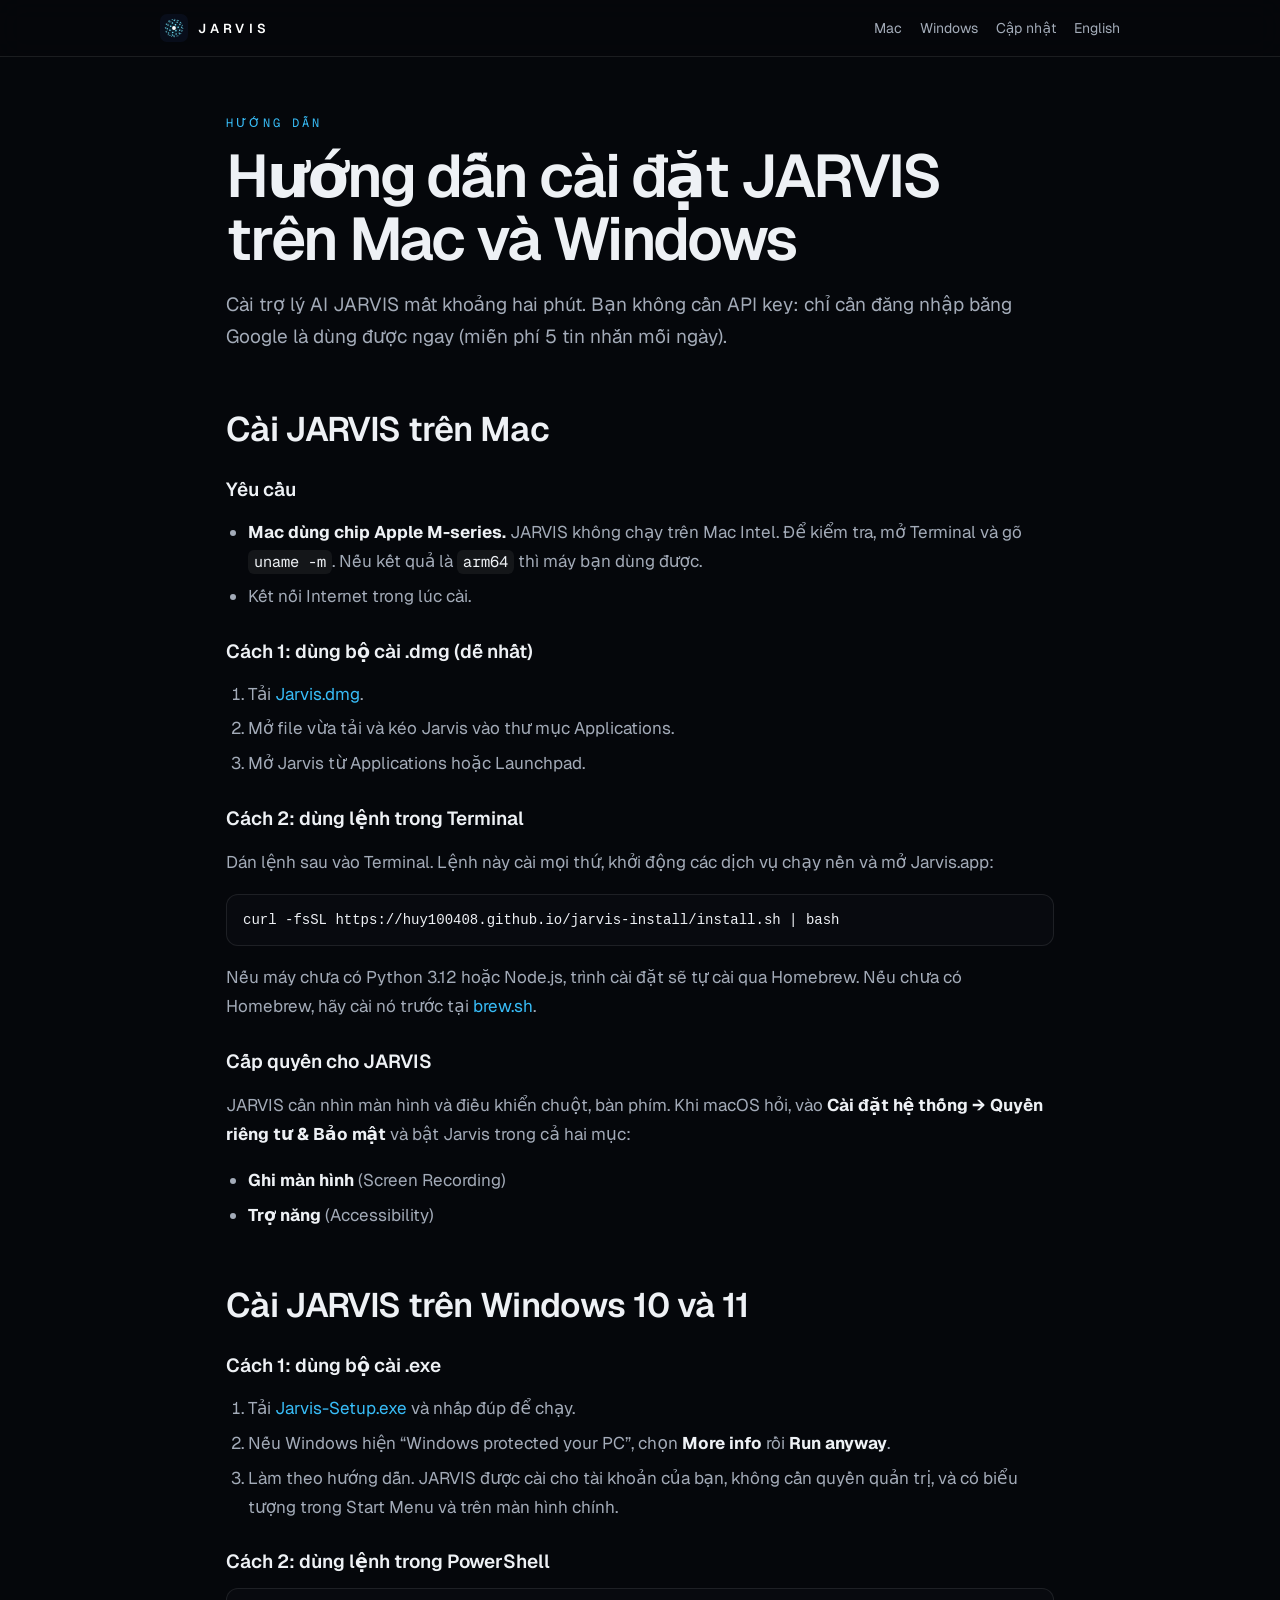
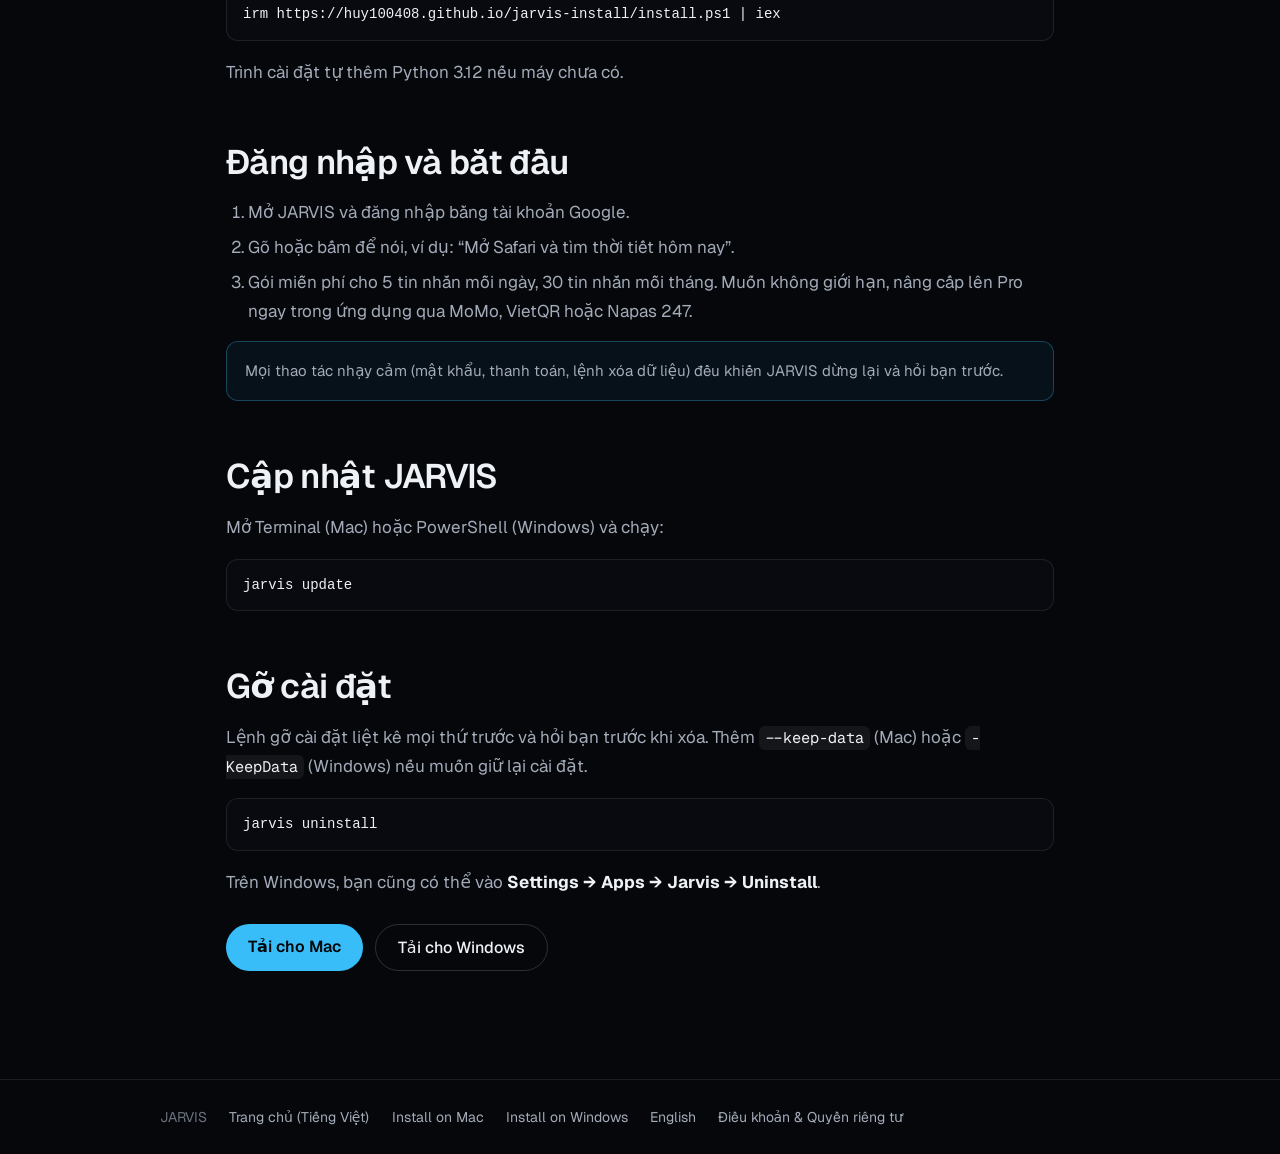
<file: vi/huong-dan-cai-dat.html>
<!DOCTYPE html>
<html lang="vi">
<head>
<meta charset="utf-8">
<meta name="viewport" content="width=device-width, initial-scale=1">
<title>Hướng dẫn cài đặt JARVIS trên Mac và Windows</title>
<meta name="description" content="Cách cài trợ lý AI JARVIS trên Mac (chip M-series) và Windows 10/11 từng bước: tải bộ cài, cấp quyền, đăng nhập Google, cập nhật và gỡ cài đặt.">
<meta name="robots" content="index, follow">
<link rel="canonical" href="https://huy100408.github.io/jarvis-install/vi/huong-dan-cai-dat.html">
<meta property="og:type" content="article">
<meta property="og:locale" content="vi_VN">
<meta property="og:title" content="Hướng dẫn cài đặt JARVIS trên Mac và Windows">
<meta property="og:description" content="Cài trợ lý AI JARVIS trong khoảng hai phút, từng bước cho Mac và Windows.">
<meta property="og:image" content="https://huy100408.github.io/jarvis-install/assets/jarvis_hud.png">
<script type="application/ld+json">
{
  "@context": "https://schema.org",
  "@type": "HowTo",
  "name": "Cài đặt JARVIS trên Mac và Windows",
  "inLanguage": "vi",
  "totalTime": "PT2M",
  "step": [
    {"@type": "HowToStep", "name": "Tải bộ cài", "text": "Tải Jarvis.dmg cho Mac hoặc Jarvis-Setup.exe cho Windows từ trang JARVIS."},
    {"@type": "HowToStep", "name": "Chạy bộ cài", "text": "Mở bộ cài và làm theo hướng dẫn. Hoặc dùng lệnh cài đặt trong Terminal (Mac) hay PowerShell (Windows)."},
    {"@type": "HowToStep", "name": "Cấp quyền", "text": "Trên Mac, bật Ghi màn hình và Trợ năng cho Jarvis trong Cài đặt hệ thống > Quyền riêng tư & Bảo mật."},
    {"@type": "HowToStep", "name": "Đăng nhập", "text": "Đăng nhập bằng Google và bắt đầu trò chuyện với JARVIS."}
  ]
}
</script>
<meta name="theme-color" content="#05070b">
<link rel="icon" type="image/svg+xml" href="../assets/jarvis-logo.svg">
<link rel="preconnect" href="https://fonts.googleapis.com">
<link rel="preconnect" href="https://fonts.gstatic.com" crossorigin>
<link href="https://fonts.googleapis.com/css2?family=Geist:wght@400;500;600&family=Geist+Mono:wght@400;500&display=swap&subset=vietnamese" rel="stylesheet">
<link rel="stylesheet" href="../assets/pages.css">
</head>
<body>
<nav>
  <div class="navbar">
    <a href="./" class="brand"><img src="../assets/jarvis-logo.svg" alt="Logo JARVIS">JARVIS</a>
    <div class="navlinks">
      <a href="#mac">Mac</a>
      <a href="#windows">Windows</a>
      <a href="#cap-nhat">Cập nhật</a>
      <a href="../" class="lang" hreflang="en" lang="en">English</a>
    </div>
  </div>
</nav>

<main>
  <p class="eyebrow">HƯỚNG DẪN</p>
  <h1>Hướng dẫn cài đặt JARVIS trên Mac và Windows</h1>
  <p class="lead">Cài trợ lý AI JARVIS mất khoảng hai phút. Bạn không cần API key: chỉ cần đăng nhập bằng Google là dùng được ngay (miễn phí 5 tin nhắn mỗi ngày).</p>

  <h2 id="mac">Cài JARVIS trên Mac</h2>
  <h3>Yêu cầu</h3>
  <ul>
    <li><strong>Mac dùng chip Apple M-series.</strong> JARVIS không chạy trên Mac Intel. Để kiểm tra, mở Terminal và gõ <code>uname -m</code>. Nếu kết quả là <code>arm64</code> thì máy bạn dùng được.</li>
    <li>Kết nối Internet trong lúc cài.</li>
  </ul>
  <h3>Cách 1: dùng bộ cài .dmg (dễ nhất)</h3>
  <ol>
    <li>Tải <a href="../downloads/Jarvis.dmg" download>Jarvis.dmg</a>.</li>
    <li>Mở file vừa tải và kéo Jarvis vào thư mục Applications.</li>
    <li>Mở Jarvis từ Applications hoặc Launchpad.</li>
  </ol>
  <h3>Cách 2: dùng lệnh trong Terminal</h3>
  <p>Dán lệnh sau vào Terminal. Lệnh này cài mọi thứ, khởi động các dịch vụ chạy nền và mở Jarvis.app:</p>
  <pre>curl -fsSL https://huy100408.github.io/jarvis-install/install.sh | bash</pre>
  <p>Nếu máy chưa có Python 3.12 hoặc Node.js, trình cài đặt sẽ tự cài qua Homebrew. Nếu chưa có Homebrew, hãy cài nó trước tại <a href="https://brew.sh" rel="noopener">brew.sh</a>.</p>
  <h3>Cấp quyền cho JARVIS</h3>
  <p>JARVIS cần nhìn màn hình và điều khiển chuột, bàn phím. Khi macOS hỏi, vào <strong>Cài đặt hệ thống → Quyền riêng tư &amp; Bảo mật</strong> và bật Jarvis trong cả hai mục:</p>
  <ul>
    <li><strong>Ghi màn hình</strong> (Screen Recording)</li>
    <li><strong>Trợ năng</strong> (Accessibility)</li>
  </ul>

  <h2 id="windows">Cài JARVIS trên Windows 10 và 11</h2>
  <h3>Cách 1: dùng bộ cài .exe</h3>
  <ol>
    <li>Tải <a href="../downloads/Jarvis-Setup.exe" download>Jarvis-Setup.exe</a> và nhấp đúp để chạy.</li>
    <li>Nếu Windows hiện “Windows protected your PC”, chọn <strong>More info</strong> rồi <strong>Run anyway</strong>.</li>
    <li>Làm theo hướng dẫn. JARVIS được cài cho tài khoản của bạn, không cần quyền quản trị, và có biểu tượng trong Start Menu và trên màn hình chính.</li>
  </ol>
  <h3>Cách 2: dùng lệnh trong PowerShell</h3>
  <pre>irm https://huy100408.github.io/jarvis-install/install.ps1 | iex</pre>
  <p>Trình cài đặt tự thêm Python 3.12 nếu máy chưa có.</p>

  <h2 id="dang-nhap">Đăng nhập và bắt đầu</h2>
  <ol>
    <li>Mở JARVIS và đăng nhập bằng tài khoản Google.</li>
    <li>Gõ hoặc bấm để nói, ví dụ: “Mở Safari và tìm thời tiết hôm nay”.</li>
    <li>Gói miễn phí cho 5 tin nhắn mỗi ngày, 30 tin nhắn mỗi tháng. Muốn không giới hạn, nâng cấp lên Pro ngay trong ứng dụng qua MoMo, VietQR hoặc Napas 247.</li>
  </ol>
  <div class="note"><p>Mọi thao tác nhạy cảm (mật khẩu, thanh toán, lệnh xóa dữ liệu) đều khiến JARVIS dừng lại và hỏi bạn trước.</p></div>

  <h2 id="cap-nhat">Cập nhật JARVIS</h2>
  <p>Mở Terminal (Mac) hoặc PowerShell (Windows) và chạy:</p>
  <pre>jarvis update</pre>

  <h2 id="go-cai-dat">Gỡ cài đặt</h2>
  <p>Lệnh gỡ cài đặt liệt kê mọi thứ trước và hỏi bạn trước khi xóa. Thêm <code>--keep-data</code> (Mac) hoặc <code>-KeepData</code> (Windows) nếu muốn giữ lại cài đặt.</p>
  <pre>jarvis uninstall</pre>
  <p>Trên Windows, bạn cũng có thể vào <strong>Settings → Apps → Jarvis → Uninstall</strong>.</p>

  <div class="cta">
    <a class="btn" href="../downloads/Jarvis.dmg" download>Tải cho Mac</a>
    <a class="btn-ghost" href="../downloads/Jarvis-Setup.exe" download>Tải cho Windows</a>
  </div>
</main>

<footer>
  <div class="row">
    <span>JARVIS</span>
    <a href="./">Trang chủ (Tiếng Việt)</a>
    <a href="../guides/install-jarvis-mac.html" hreflang="en">Install on Mac</a>
    <a href="../guides/install-jarvis-windows.html" hreflang="en">Install on Windows</a>
    <a href="../" hreflang="en">English</a>
    <a href="../terms.html">Điều khoản & Quyền riêng tư</a>
  </div>
</footer>
<script src="../assets/terms-gate.js"></script>
</body>
</html>
</file>
<file: assets/pages.css>
/* Shared style for the static subpages (vi/, guides/). Matches the homepage palette. */
:root{--accent:#38bdf8;--accent-rgb:56,189,248;--bg:#05070b;--fg:#eef1f5;--muted:#a3abb8;--dim:#6b7380;--panel:#0a0d13;--line:rgba(255,255,255,.09);--mono:'Geist Mono',ui-monospace,monospace}
*{box-sizing:border-box}
html,body{margin:0;background:var(--bg);color:var(--fg);font-family:Geist,system-ui,sans-serif;-webkit-font-smoothing:antialiased}
a{color:var(--accent);text-decoration:none}
a:hover{color:#fff}
:focus-visible{outline:2px solid var(--accent);outline-offset:3px}
code,.mono{font-family:var(--mono)}
nav{position:sticky;top:0;z-index:10;padding:14px 16px;background:rgba(5,7,11,.8);backdrop-filter:blur(14px);-webkit-backdrop-filter:blur(14px);border-bottom:1px solid var(--line)}
.navbar{display:flex;align-items:center;gap:20px;max-width:960px;margin:0 auto}
.brand{display:flex;align-items:center;gap:10px;color:#fff;font-weight:600;letter-spacing:.32em;font-size:13px}
.brand img{width:28px;height:28px;border-radius:7px}
.navlinks{display:flex;gap:18px;margin-left:auto;font-size:14px;align-items:center}
.navlinks a{color:var(--muted)}
.navlinks a:hover{color:#fff}
.btn{display:inline-block;padding:12px 22px;border-radius:999px;background:var(--accent);color:var(--bg);font-weight:600}
.btn:hover{color:var(--bg);opacity:.9}
.btn-ghost{display:inline-block;padding:12px 22px;border-radius:999px;border:1px solid rgba(255,255,255,.16);color:var(--fg);font-weight:500}
.btn-ghost:hover{background:rgba(255,255,255,.06);color:#fff}
main{max-width:860px;margin:0 auto;padding:56px 16px 80px}
.eyebrow{margin:0 0 12px;font-family:var(--mono);font-size:12px;letter-spacing:.24em;color:var(--accent)}
h1{margin:0 0 18px;font-size:clamp(34px,6vw,60px);line-height:1.04;font-weight:600;letter-spacing:-.035em;text-wrap:balance}
h2{margin:56px 0 14px;font-size:clamp(24px,3.4vw,34px);font-weight:600;letter-spacing:-.02em;line-height:1.15}
h3{margin:28px 0 8px;font-size:19px;font-weight:600}
p,li{font-size:17px;line-height:1.7;color:var(--muted)}
p strong,li strong{color:var(--fg)}
.lead{font-size:19px}
ol,ul{padding-left:22px}
li{margin:6px 0}
pre{margin:14px 0;padding:14px 16px;border-radius:12px;background:#080a0f;border:1px solid var(--line);overflow-x:auto;font-size:14px;line-height:1.6;color:var(--fg)}
p code,li code{padding:2px 6px;border-radius:6px;background:rgba(255,255,255,.06);font-size:.9em;color:var(--fg);word-break:break-word}
.cta{display:flex;flex-wrap:wrap;gap:12px;margin:28px 0}
.hero-img{display:block;width:100%;height:auto;margin:36px 0 8px;border-radius:14px;border:1px solid var(--line)}
.grid{display:grid;grid-template-columns:repeat(auto-fit,minmax(min(100%,240px),1fr));gap:14px;margin:18px 0}
.card{padding:20px;border-radius:14px;background:var(--panel);border:1px solid var(--line)}
.card h3{margin:0 0 6px}
.card p{margin:0;font-size:15px;line-height:1.6}
.note{padding:16px 18px;border-radius:12px;border:1px solid rgba(var(--accent-rgb),.3);background:rgba(var(--accent-rgb),.06)}
.note p{margin:0;font-size:15px}
details{margin:10px 0;padding:18px 20px;border-radius:14px;background:var(--panel);border:1px solid var(--line)}
summary{cursor:pointer;font-weight:600;font-size:17px;color:#fff}
details p{margin:12px 0 0;font-size:15px}
footer{border-top:1px solid var(--line);padding:28px 16px;font-size:14px;color:var(--dim)}
footer .row{max-width:960px;margin:0 auto;display:flex;flex-wrap:wrap;gap:10px 22px}
footer a{color:var(--muted)}
@media (max-width:560px){.navlinks a:not(.lang){display:none}}
</file>
